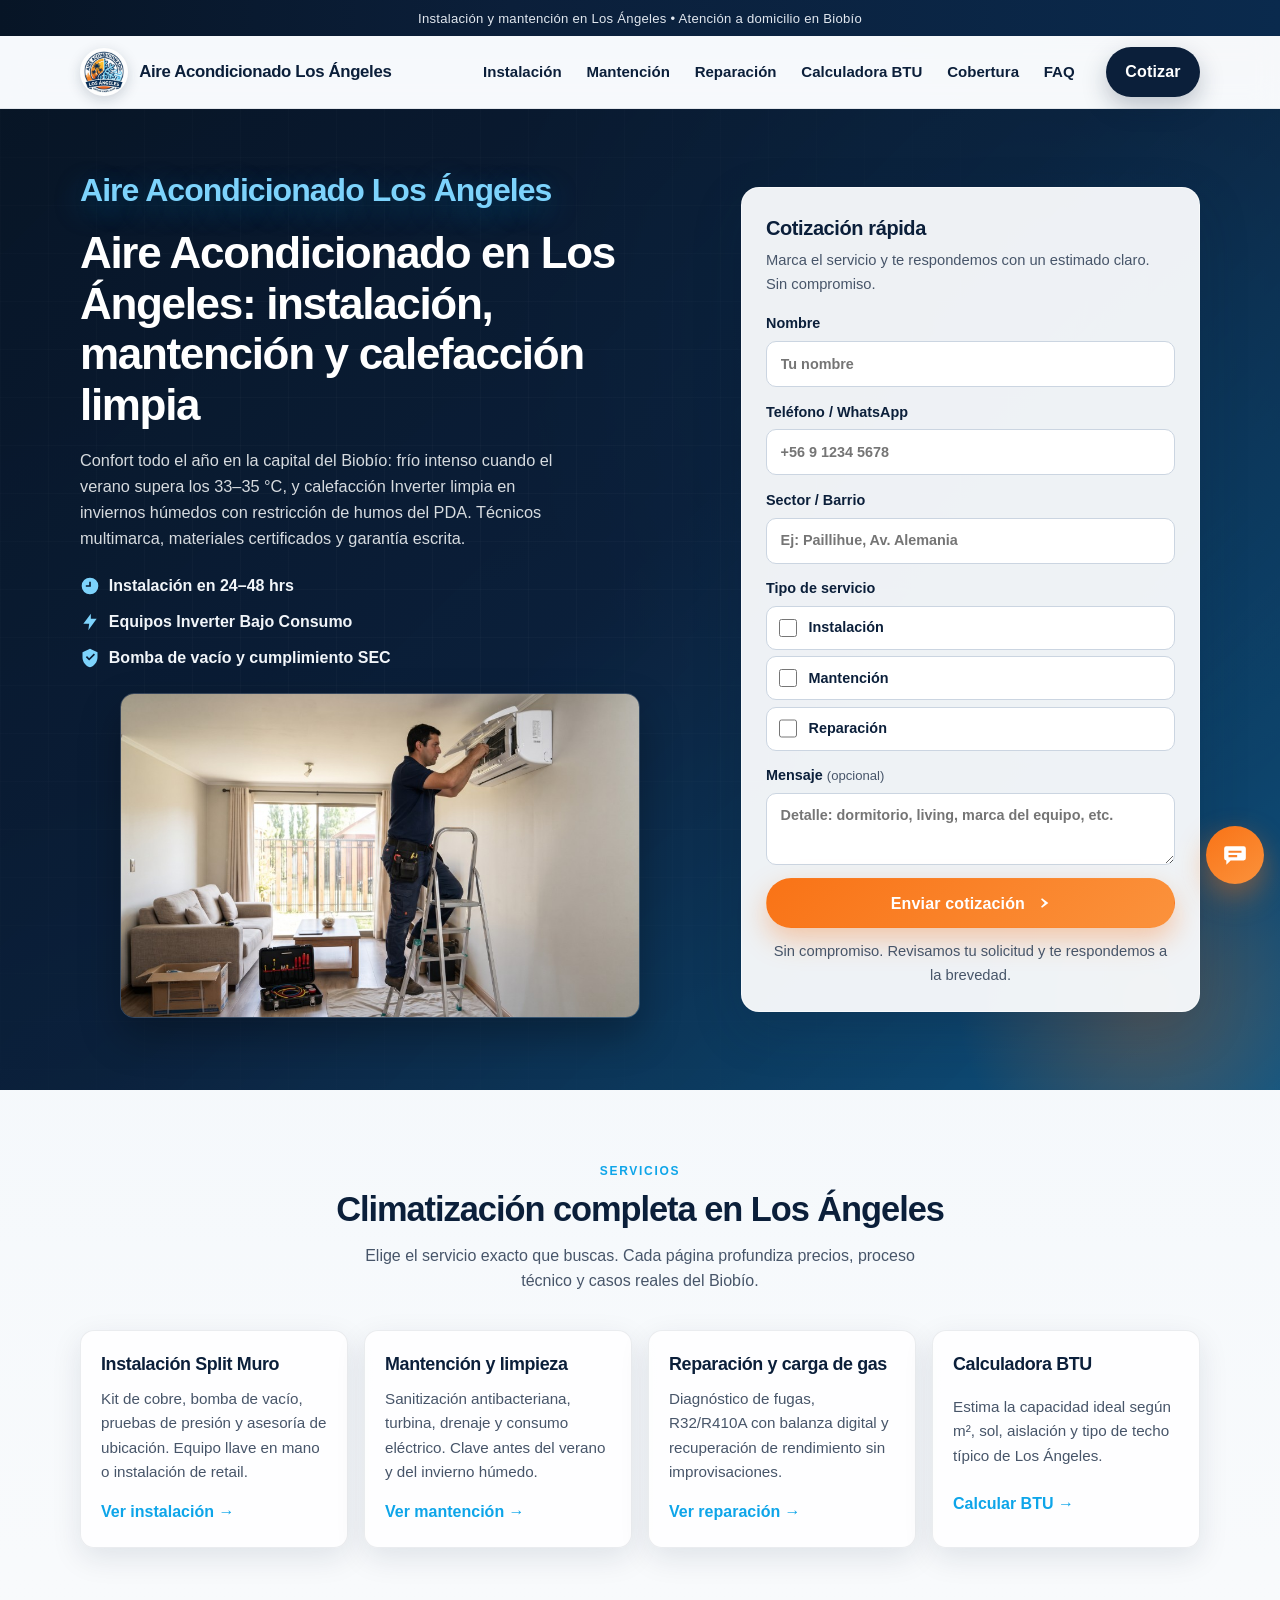
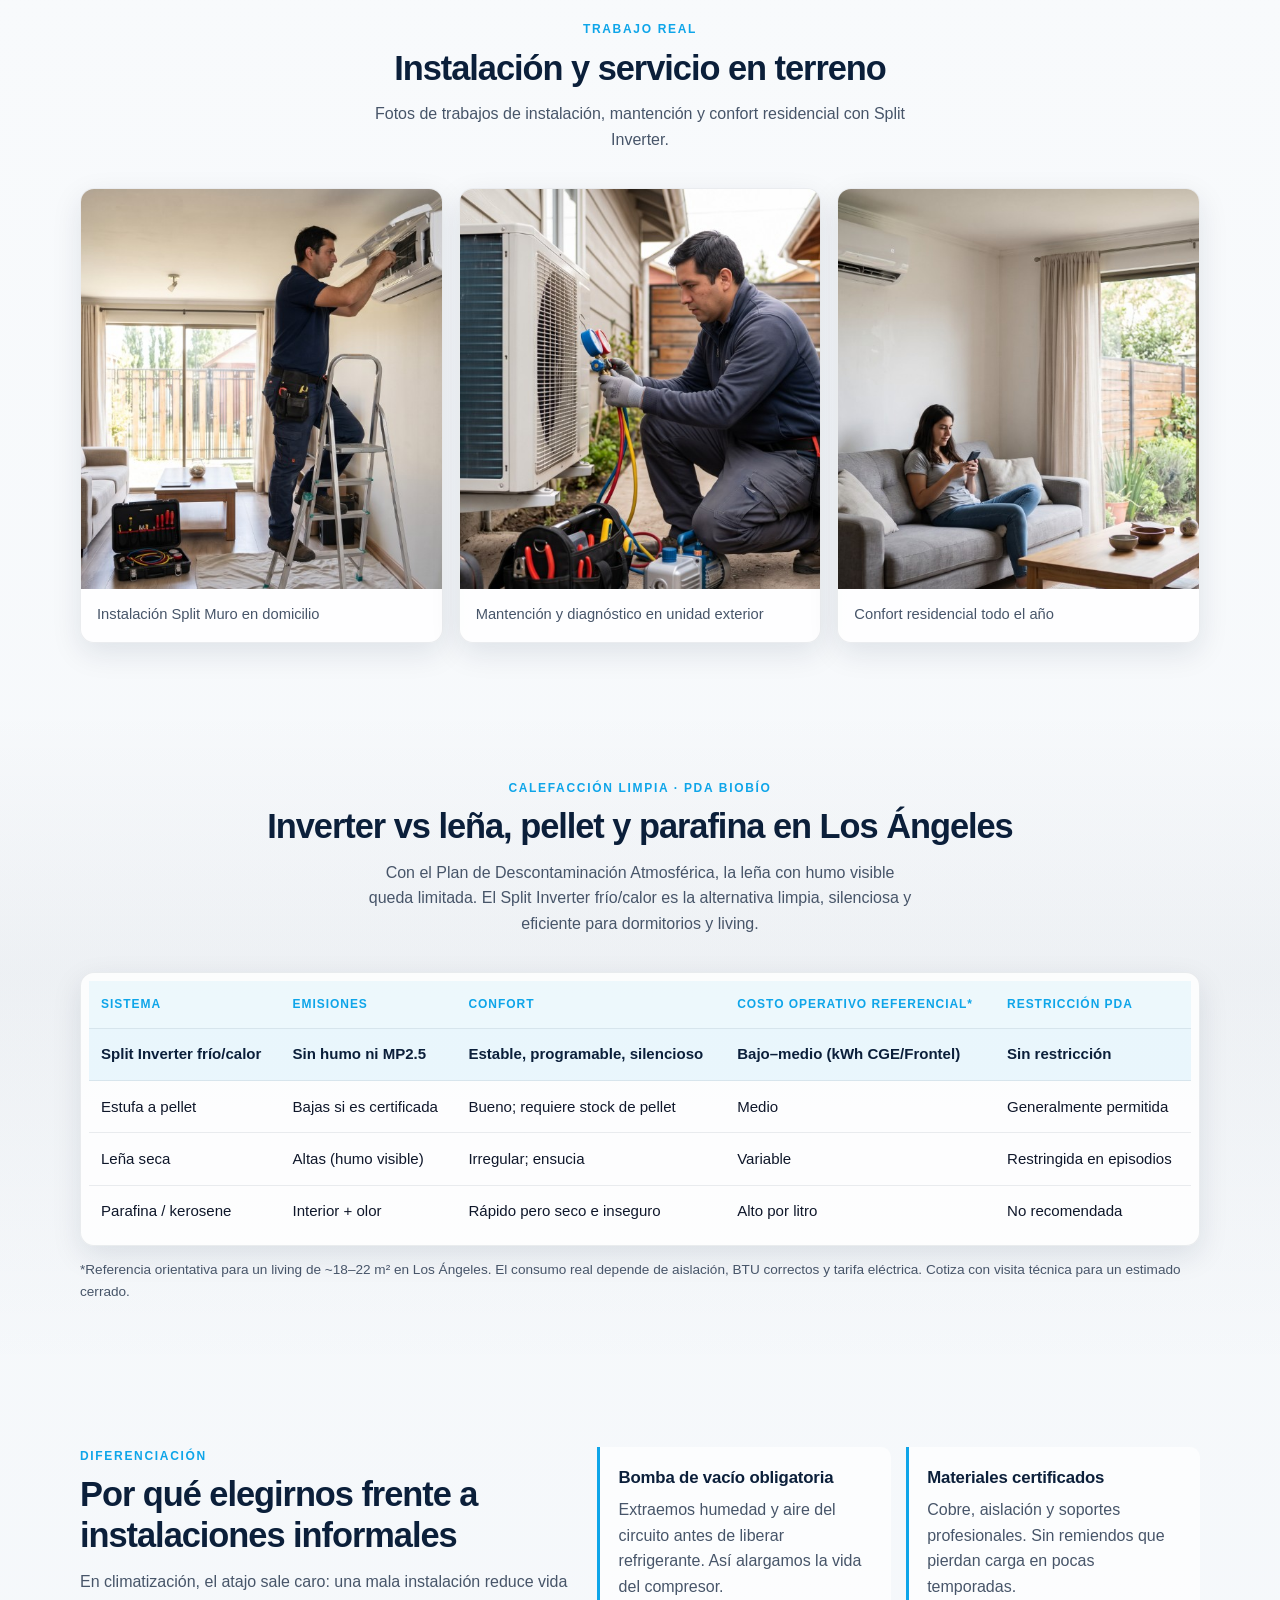
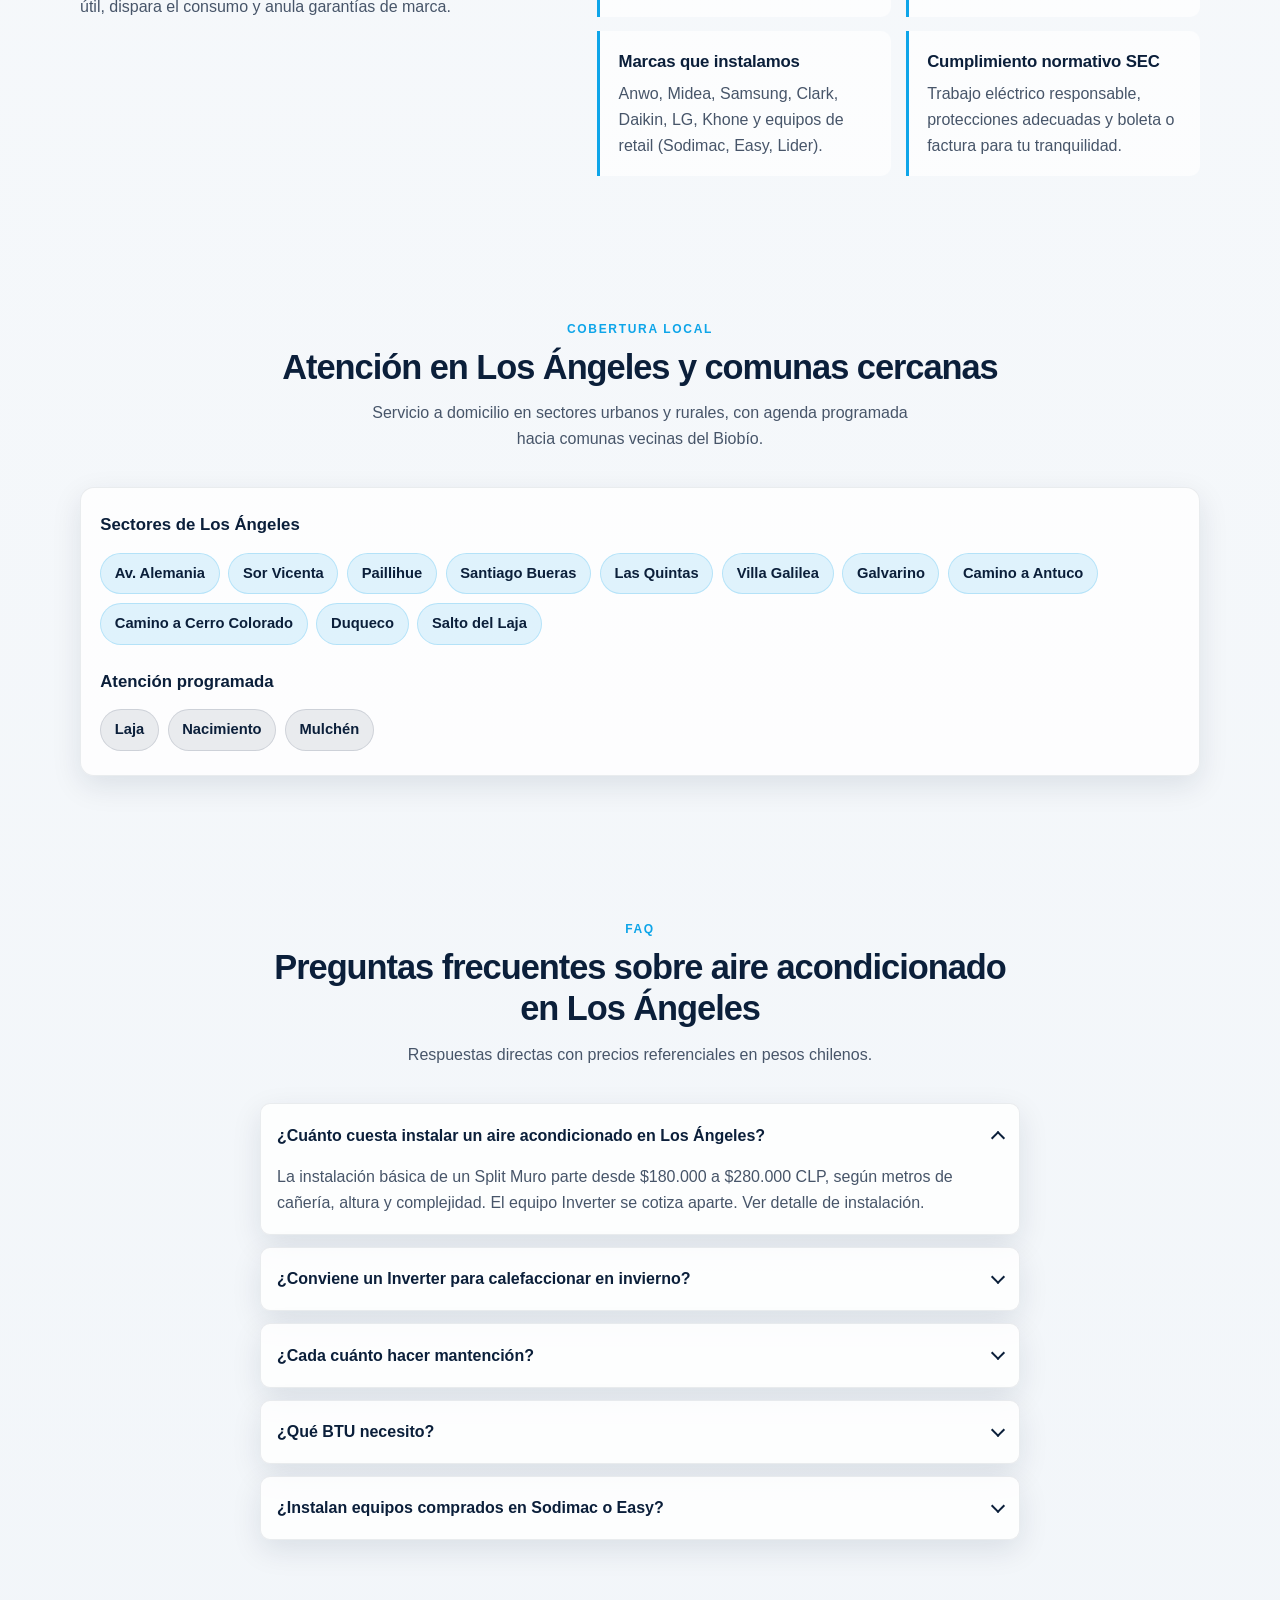
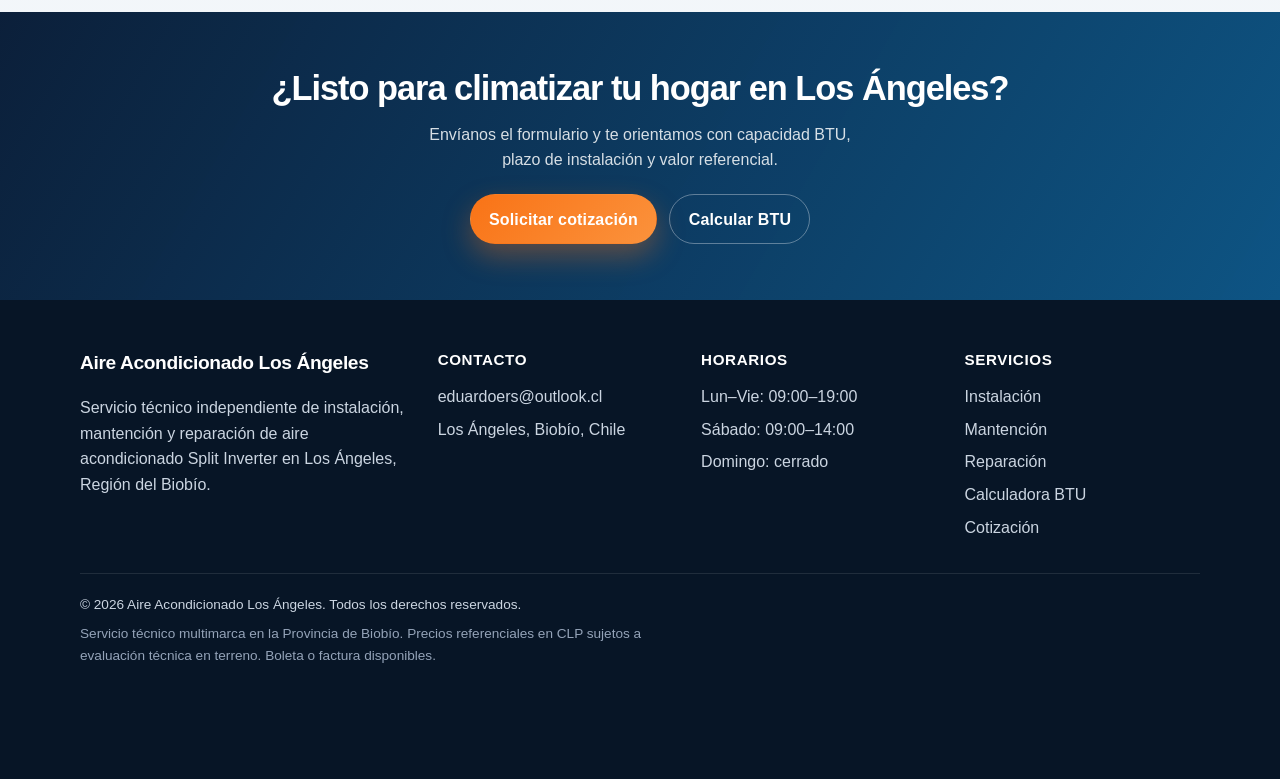
<file: index.html>
﻿<!DOCTYPE html>
<html lang="es-CL">
<head>
  <meta charset="UTF-8">
  <meta name="viewport" content="width=device-width, initial-scale=1.0">
  <title>Aire Acondicionado en Los Ángeles | Instalación y Mantención Inverter</title>
  <meta name="description" content="Instalación, mantención y reparación de aire acondicionado Split Inverter en Los Ángeles, Biobío. Calefacción limpia frente a la leña. Cotiza sin compromiso.">
  <meta name="robots" content="index, follow, max-image-preview:large, max-snippet:-1">
  <link rel="canonical" href="https://climatizacionlosangeles.cl/">

  <meta property="og:type" content="website">
  <meta property="og:locale" content="es_CL">
  <meta property="og:url" content="https://climatizacionlosangeles.cl/">
  <meta property="og:title" content="Aire Acondicionado en Los Ángeles | Instalación y Mantención Inverter">
  <meta property="og:description" content="Instalación, mantención y reparación de aire acondicionado Split Inverter en Los Ángeles. Frío en verano, calefacción limpia en invierno.">
  <meta property="og:site_name" content="Aire Acondicionado Los Ángeles">
  <meta property="og:image" content="https://climatizacionlosangeles.cl/img/og-clima-los-angeles.jpg">
  <meta property="og:image:width" content="1200">
  <meta property="og:image:height" content="630">
  <meta name="twitter:card" content="summary_large_image">
  <meta name="twitter:title" content="Aire Acondicionado en Los Ángeles | Servicio y Reparación">
  <meta name="twitter:description" content="Instalación y mantención de Split Inverter en Los Ángeles, Biobío. Cotiza online.">
  <meta name="twitter:image" content="https://climatizacionlosangeles.cl/img/og-clima-los-angeles.jpg">

  <meta name="geo.region" content="CL-BI">
  <meta name="geo.placename" content="Los Ángeles">
  <meta name="geo.position" content="-37.4689;-72.3527">
  <meta name="ICBM" content="-37.4689, -72.3527">

  <meta name="theme-color" content="#0B1F3A">
  <link rel="icon" href="img/favicon.svg" type="image/svg+xml">
  <link rel="icon" href="img/favicon.jpg" type="image/jpeg">
  <link rel="apple-touch-icon" href="img/logo-aire-acondicionado-los-angeles.jpg">
  <link rel="preload" href="css/styles.css" as="style">
  <link rel="stylesheet" href="css/styles.css">

  <script type="application/ld+json">
  {
    "@context": "https://schema.org",
    "@graph": [
      {
        "@type": "WebSite",
        "@id": "https://climatizacionlosangeles.cl/#website",
        "url": "https://climatizacionlosangeles.cl/",
        "name": "Aire Acondicionado Los Ángeles",
        "description": "Instalación, mantención y reparación de aire acondicionado Split Inverter en Los Ángeles, Región del Biobío.",
        "inLanguage": "es-CL",
        "publisher": { "@id": "https://climatizacionlosangeles.cl/#business" }
      },
      {
        "@type": "HVACBusiness",
        "@id": "https://climatizacionlosangeles.cl/#business",
        "name": "Aire Acondicionado Los Ángeles",
        "url": "https://climatizacionlosangeles.cl/",
        "email": "eduardoers@outlook.cl",
        "priceRange": "$$",
        "image": [
          "https://climatizacionlosangeles.cl/img/logo-aire-acondicionado-los-angeles.jpg",
          "https://climatizacionlosangeles.cl/img/tecnico-instalacion-split-interior.jpg",
          "https://climatizacionlosangeles.cl/img/tecnico-mantencion-unidad-exterior.jpg",
          "https://climatizacionlosangeles.cl/img/confort-hogar-split-los-angeles.jpg"
        ],
        "logo": "https://climatizacionlosangeles.cl/img/logo-aire-acondicionado-los-angeles.jpg",
        "description": "Servicio técnico independiente de instalación, mantención y reparación de aire acondicionado Split Inverter en Los Ángeles, Región del Biobío. Solución frío/calor limpia frente a la leña bajo el PDA local.",
        "address": {
          "@type": "PostalAddress",
          "addressLocality": "Los Ángeles",
          "addressRegion": "Biobío",
          "addressCountry": "CL"
        },
        "geo": {
          "@type": "GeoCoordinates",
          "latitude": -37.4689,
          "longitude": -72.3527
        },
        "areaServed": [
          { "@type": "City", "name": "Los Ángeles" },
          { "@type": "City", "name": "Laja" },
          { "@type": "City", "name": "Nacimiento" },
          { "@type": "City", "name": "Mulchén" },
          { "@type": "AdministrativeArea", "name": "Provincia de Biobío" }
        ],
        "knowsAbout": [
          "Aire acondicionado Split Inverter",
          "Instalación de aire acondicionado",
          "Mantención preventiva",
          "Carga de gas R32 y R410A",
          "Calefacción limpia PDA Los Ángeles",
          "Anwo", "Midea", "Samsung", "Clark", "Daikin", "LG"
        ],
        "openingHoursSpecification": [
          {
            "@type": "OpeningHoursSpecification",
            "dayOfWeek": ["Monday", "Tuesday", "Wednesday", "Thursday", "Friday"],
            "opens": "09:00",
            "closes": "19:00"
          },
          {
            "@type": "OpeningHoursSpecification",
            "dayOfWeek": "Saturday",
            "opens": "09:00",
            "closes": "14:00"
          }
        ],
        "hasOfferCatalog": {
          "@type": "OfferCatalog",
          "name": "Servicios de climatización en Los Ángeles",
          "itemListElement": [
            {
              "@type": "Offer",
              "itemOffered": {
                "@type": "Service",
                "name": "Instalación de Aire Acondicionado Split Muro",
                "url": "https://climatizacionlosangeles.cl/instalacion-aire-acondicionado-los-angeles/"
              },
              "priceCurrency": "CLP",
              "priceSpecification": {
                "@type": "PriceSpecification",
                "minPrice": 180000,
                "maxPrice": 280000,
                "priceCurrency": "CLP"
              }
            },
            {
              "@type": "Offer",
              "itemOffered": {
                "@type": "Service",
                "name": "Mantención Preventiva y Limpieza Profunda",
                "url": "https://climatizacionlosangeles.cl/mantencion-aire-acondicionado-los-angeles/"
              },
              "priceCurrency": "CLP",
              "priceSpecification": {
                "@type": "PriceSpecification",
                "minPrice": 45000,
                "maxPrice": 70000,
                "priceCurrency": "CLP"
              }
            },
            {
              "@type": "Offer",
              "itemOffered": {
                "@type": "Service",
                "name": "Reparación y Carga de Gas Refrigerante",
                "url": "https://climatizacionlosangeles.cl/reparacion-aire-acondicionado-los-angeles/"
              },
              "priceCurrency": "CLP"
            }
          ]
        }
      },
      {
        "@type": "FAQPage",
        "@id": "https://climatizacionlosangeles.cl/#faq",
        "mainEntity": [
          {
            "@type": "Question",
            "name": "¿Cuánto cuesta instalar un aire acondicionado en Los Ángeles?",
            "acceptedAnswer": {
              "@type": "Answer",
              "text": "La instalación básica de un Split Muro en Los Ángeles parte desde $180.000 a $280.000 CLP, según metros de cañería, altura de montaje y complejidad del tendido. El valor del equipo Inverter se cotiza aparte según marca y capacidad en BTU."
            }
          },
          {
            "@type": "Question",
            "name": "¿Conviene un aire acondicionado Inverter para calefaccionar en invierno en Los Ángeles?",
            "acceptedAnswer": {
              "@type": "Answer",
              "text": "Sí. En Los Ángeles los inviernos son húmedos y fríos, y con restricción de humos visibles del PDA la leña queda limitada. Un Split Inverter frío/calor entrega calefacción limpia, eficiente y de bajo consumo eléctrico, sin emitir material particulado."
            }
          },
          {
            "@type": "Question",
            "name": "¿Cada cuánto tiempo se debe hacer mantención al aire acondicionado?",
            "acceptedAnswer": {
              "@type": "Answer",
              "text": "Se recomienda mantención preventiva 1 o 2 veces al año: antes del verano y antes del invierno. La limpieza profunda en Los Ángeles tiene valor referencial desde $45.000 a $70.000 CLP por equipo."
            }
          },
          {
            "@type": "Question",
            "name": "¿Qué capacidad en BTU necesito para mi dormitorio o living?",
            "acceptedAnswer": {
              "@type": "Answer",
              "text": "Como referencia: dormitorio de 9 a 12 m² suele requerir 9.000 BTU; living de 16 a 22 m² alrededor de 12.000 a 18.000 BTU. Usa la calculadora de BTU para una estimación ajustada a Los Ángeles."
            }
          }
        ]
      },
      {
        "@type": "BreadcrumbList",
        "@id": "https://climatizacionlosangeles.cl/#breadcrumb",
        "itemListElement": [
          {
            "@type": "ListItem",
            "position": 1,
            "name": "Inicio",
            "item": "https://climatizacionlosangeles.cl/"
          }
        ]
      }
    ]
  }
  </script>
</head>
<body>
  <a class="skip-link" href="#contenido">Saltar al contenido</a>

  <div class="topbar" role="region" aria-label="Aviso de atención">
    <p>Instalación y mantención en Los Ángeles • Atención a domicilio en Biobío</p>
  </div>

  <header class="site-header" id="inicio">
    <div class="nav-wrap">
      <a class="brand" href="/" aria-label="Aire Acondicionado Los Ángeles - Inicio">
        <img class="brand-mark" src="img/logo-aire-acondicionado-los-angeles.jpg" width="48" height="48" alt="Logo Aire Acondicionado Los Ángeles - Servicio y Reparación" decoding="async">
        <span class="brand-text" data-brand-name>Aire Acondicionado Los Ángeles</span>
      </a>

      <button class="nav-toggle" type="button" aria-expanded="false" aria-controls="nav-menu" aria-label="Abrir menú">
        <span></span><span></span><span></span>
      </button>

      <nav class="nav" id="nav-menu" aria-label="Navegación principal">
        <ul class="nav-list">
          <li><a href="/instalacion-aire-acondicionado-los-angeles/">Instalación</a></li>
          <li><a href="/mantencion-aire-acondicionado-los-angeles/">Mantención</a></li>
          <li><a href="/reparacion-aire-acondicionado-los-angeles/">Reparación</a></li>
          <li><a href="/calculadora-btu-aire-acondicionado/">Calculadora BTU</a></li>
          <li><a href="#cobertura">Cobertura</a></li>
          <li><a href="#faq">FAQ</a></li>
        </ul>
        <div class="nav-cta">
          <a class="btn btn-ghost btn-call" data-phone-only data-phone-link href="#contacto">
            <svg viewBox="0 0 24 24" width="18" height="18" aria-hidden="true"><path fill="currentColor" d="M6.6 10.8c1.4 2.8 3.8 5.1 6.6 6.6l2.2-2.2c.3-.3.7-.4 1-.2 1.1.4 2.3.6 3.5.6.6 0 1 .4 1 1V20c0 .6-.4 1-1 1C10.6 21 3 13.4 3 4c0-.6.4-1 1-1h3.5c.6 0 1 .4 1 1 0 1.2.2 2.4.6 3.5.1.3 0 .7-.2 1L6.6 10.8z"/></svg>
            Llamar
          </a>
          <a class="btn btn-primary" href="#contacto" data-scroll-contact="nav">Cotizar</a>
        </div>
      </nav>
    </div>
  </header>

  <main id="contenido">
    <section class="hero" aria-labelledby="hero-title">
      <div class="hero-bg" aria-hidden="true">
        <div class="hero-grid"></div>
        <div class="hero-glow"></div>
      </div>

      <div class="hero-inner">
        <div class="hero-copy">
          <p class="brand-kicker" data-brand-name>Aire Acondicionado Los Ángeles</p>
          <h1 id="hero-title">Aire Acondicionado en Los Ángeles: instalación, mantención y calefacción limpia</h1>
          <p class="hero-lead">
            Confort todo el año en la capital del Biobío: frío intenso cuando el verano supera los 33–35 °C, y calefacción Inverter limpia en inviernos húmedos con restricción de humos del PDA. Técnicos multimarca, materiales certificados y garantía escrita.
          </p>

          <ul class="trust-list">
            <li>
              <svg viewBox="0 0 24 24" width="20" height="20" aria-hidden="true"><path fill="currentColor" d="M12 2a10 10 0 1 0 0 20 10 10 0 0 0 0-20zm1 11H7v-2h4V7h2v6z"/></svg>
              Instalación en 24–48 hrs
            </li>
            <li>
              <svg viewBox="0 0 24 24" width="20" height="20" aria-hidden="true"><path fill="currentColor" d="M13 2L4 14h7l-1 8 10-14h-7l0-6z"/></svg>
              Equipos Inverter Bajo Consumo
            </li>
            <li>
              <svg viewBox="0 0 24 24" width="20" height="20" aria-hidden="true"><path fill="currentColor" d="M12 1 3 5v6c0 5.5 3.8 10.7 9 12 5.2-1.3 9-6.5 9-12V5l-9-4zm-1 14-4-4 1.4-1.4L11 12.2l5.6-5.6L18 8l-7 7z"/></svg>
              Bomba de vacío y cumplimiento SEC
            </li>
          </ul>

          <figure class="hero-photo">
            <img
              src="img/tecnico-instalacion-split-interior.jpg"
              width="800"
              height="500"
              alt="Técnico instalando aire acondicionado Split Muro en domicilio de Los Ángeles"
              fetchpriority="high"
              decoding="async">
          </figure>
        </div>

        <div class="hero-form-wrap" id="contacto">
          <form class="quote-form" id="quote-form" data-origin="home_hero" novalidate>
            <h2 class="form-title">Cotización rápida</h2>
            <p class="form-sub">Marca el servicio y te respondemos con un estimado claro. Sin compromiso.</p>

            <label>
              <span>Nombre</span>
              <input type="text" name="nombre" autocomplete="name" required placeholder="Tu nombre">
            </label>

            <label>
              <span>Teléfono / WhatsApp</span>
              <input type="tel" name="telefono" autocomplete="tel" required placeholder="+56 9 1234 5678" inputmode="tel">
            </label>

            <label>
              <span>Sector / Barrio</span>
              <input type="text" name="sector" required placeholder="Ej: Paillihue, Av. Alemania">
            </label>

            <fieldset class="service-checks">
              <legend>Tipo de servicio</legend>
              <label class="service-check">
                <input type="checkbox" name="servicio" value="Instalación">
                <span>Instalación</span>
              </label>
              <label class="service-check">
                <input type="checkbox" name="servicio" value="Mantención">
                <span>Mantención</span>
              </label>
              <label class="service-check">
                <input type="checkbox" name="servicio" value="Reparación">
                <span>Reparación</span>
              </label>
            </fieldset>

            <label>
              <span>Mensaje <em class="optional">(opcional)</em></span>
              <textarea name="mensaje" rows="2" placeholder="Detalle: dormitorio, living, marca del equipo, etc."></textarea>
            </label>

            <button class="btn btn-accent btn-block" type="submit">
              Enviar cotización
              <svg viewBox="0 0 24 24" width="18" height="18" aria-hidden="true"><path fill="currentColor" d="M5 12h12l-5-5 1.4-1.4L21.8 12l-8.4 6.4L12 17l5-5H5z"/></svg>
            </button>
            <p class="form-status" data-form-status hidden></p>
            <p class="form-note">Sin compromiso. Revisamos tu solicitud y te respondemos a la brevedad.</p>
          </form>
        </div>
      </div>
    </section>

    <section class="section" id="servicios" aria-labelledby="servicios-title">
      <div class="container">
        <header class="section-head">
          <p class="eyebrow">Servicios</p>
          <h2 id="servicios-title">Climatización completa en Los Ángeles</h2>
          <p class="section-lead">Elige el servicio exacto que buscas. Cada página profundiza precios, proceso técnico y casos reales del Biobío.</p>
        </header>

        <div class="spoke-grid cols-4">
          <a class="spoke-card" href="/instalacion-aire-acondicionado-los-angeles/">
            <h3>Instalación Split Muro</h3>
            <p>Kit de cobre, bomba de vacío, pruebas de presión y asesoría de ubicación. Equipo llave en mano o instalación de retail.</p>
            <span class="spoke-link">Ver instalación →</span>
          </a>
          <a class="spoke-card" href="/mantencion-aire-acondicionado-los-angeles/">
            <h3>Mantención y limpieza</h3>
            <p>Sanitización antibacteriana, turbina, drenaje y consumo eléctrico. Clave antes del verano y del invierno húmedo.</p>
            <span class="spoke-link">Ver mantención →</span>
          </a>
          <a class="spoke-card" href="/reparacion-aire-acondicionado-los-angeles/">
            <h3>Reparación y carga de gas</h3>
            <p>Diagnóstico de fugas, R32/R410A con balanza digital y recuperación de rendimiento sin improvisaciones.</p>
            <span class="spoke-link">Ver reparación →</span>
          </a>
          <a class="spoke-card" href="/calculadora-btu-aire-acondicionado/">
            <h3>Calculadora BTU</h3>
            <p>Estima la capacidad ideal según m², sol, aislación y tipo de techo típico de Los Ángeles.</p>
            <span class="spoke-link">Calcular BTU →</span>
          </a>
        </div>
      </div>
    </section>

    <section class="media-band" aria-labelledby="trabajo-title">
      <div class="container">
        <header class="section-head">
          <p class="eyebrow">Trabajo real</p>
          <h2 id="trabajo-title">Instalación y servicio en terreno</h2>
          <p class="section-lead">Fotos de trabajos de instalación, mantención y confort residencial con Split Inverter.</p>
        </header>
        <div class="media-grid">
          <figure class="media-card">
            <img src="img/tecnico-instalacion-split-interior.jpg" width="640" height="400" alt="Instalación de aire acondicionado Split interior en living de Los Ángeles" loading="lazy" decoding="async">
            <figcaption>Instalación Split Muro en domicilio</figcaption>
          </figure>
          <figure class="media-card">
            <img src="img/tecnico-mantencion-unidad-exterior.jpg" width="640" height="400" alt="Técnico midiendo presión en unidad exterior de aire acondicionado en Los Ángeles" loading="lazy" decoding="async">
            <figcaption>Mantención y diagnóstico en unidad exterior</figcaption>
          </figure>
          <figure class="media-card">
            <img src="img/confort-hogar-split-los-angeles.jpg" width="640" height="400" alt="Hogar con aire acondicionado Split instalado y confort térmico en Los Ángeles" loading="lazy" decoding="async">
            <figcaption>Confort residencial todo el año</figcaption>
          </figure>
        </div>
      </div>
    </section>

    <section class="section why-section" id="pda" aria-labelledby="pda-title">
      <div class="container">
        <header class="section-head">
          <p class="eyebrow">Calefacción limpia · PDA Biobío</p>
          <h2 id="pda-title">Inverter vs leña, pellet y parafina en Los Ángeles</h2>
          <p class="section-lead">Con el Plan de Descontaminación Atmosférica, la leña con humo visible queda limitada. El Split Inverter frío/calor es la alternativa limpia, silenciosa y eficiente para dormitorios y living.</p>
        </header>

        <div class="compare-wrap">
          <table class="compare-table">
            <thead>
              <tr>
                <th scope="col">Sistema</th>
                <th scope="col">Emisiones</th>
                <th scope="col">Confort</th>
                <th scope="col">Costo operativo referencial*</th>
                <th scope="col">Restricción PDA</th>
              </tr>
            </thead>
            <tbody>
              <tr class="highlight">
                <td>Split Inverter frío/calor</td>
                <td>Sin humo ni MP2.5</td>
                <td>Estable, programable, silencioso</td>
                <td>Bajo–medio (kWh CGE/Frontel)</td>
                <td>Sin restricción</td>
              </tr>
              <tr>
                <td>Estufa a pellet</td>
                <td>Bajas si es certificada</td>
                <td>Bueno; requiere stock de pellet</td>
                <td>Medio</td>
                <td>Generalmente permitida</td>
              </tr>
              <tr>
                <td>Leña seca</td>
                <td>Altas (humo visible)</td>
                <td>Irregular; ensucia</td>
                <td>Variable</td>
                <td>Restringida en episodios</td>
              </tr>
              <tr>
                <td>Parafina / kerosene</td>
                <td>Interior + olor</td>
                <td>Rápido pero seco e inseguro</td>
                <td>Alto por litro</td>
                <td>No recomendada</td>
              </tr>
            </tbody>
          </table>
        </div>
        <p class="compare-note">*Referencia orientativa para un living de ~18–22 m² en Los Ángeles. El consumo real depende de aislación, BTU correctos y tarifa eléctrica. Cotiza con visita técnica para un estimado cerrado.</p>
      </div>
    </section>

    <section class="section services-section" aria-labelledby="por-que-title">
      <div class="container why-layout">
        <header class="section-head left">
          <p class="eyebrow">Diferenciación</p>
          <h2 id="por-que-title">Por qué elegirnos frente a instalaciones informales</h2>
          <p class="section-lead">En climatización, el atajo sale caro: una mala instalación reduce vida útil, dispara el consumo y anula garantías de marca.</p>
        </header>

        <ul class="why-list">
          <li>
            <h3>Bomba de vacío obligatoria</h3>
            <p>Extraemos humedad y aire del circuito antes de liberar refrigerante. Así alargamos la vida del compresor.</p>
          </li>
          <li>
            <h3>Materiales certificados</h3>
            <p>Cobre, aislación y soportes profesionales. Sin remiendos que pierdan carga en pocas temporadas.</p>
          </li>
          <li>
            <h3>Marcas que instalamos</h3>
            <p>Anwo, Midea, Samsung, Clark, Daikin, LG, Khone y equipos de retail (Sodimac, Easy, Lider).</p>
          </li>
          <li>
            <h3>Cumplimiento normativo SEC</h3>
            <p>Trabajo eléctrico responsable, protecciones adecuadas y boleta o factura para tu tranquilidad.</p>
          </li>
        </ul>
      </div>
    </section>

    <section class="section coverage-section" id="cobertura" aria-labelledby="cobertura-title">
      <div class="container">
        <header class="section-head">
          <p class="eyebrow">Cobertura local</p>
          <h2 id="cobertura-title">Atención en Los Ángeles y comunas cercanas</h2>
          <p class="section-lead">Servicio a domicilio en sectores urbanos y rurales, con agenda programada hacia comunas vecinas del Biobío.</p>
        </header>

        <div class="coverage-panel">
          <h3>Sectores de Los Ángeles</h3>
          <ul class="coverage-tags">
            <li>Av. Alemania</li>
            <li>Sor Vicenta</li>
            <li>Paillihue</li>
            <li>Santiago Bueras</li>
            <li>Las Quintas</li>
            <li>Villa Galilea</li>
            <li>Galvarino</li>
            <li>Camino a Antuco</li>
            <li>Camino a Cerro Colorado</li>
            <li>Duqueco</li>
            <li>Salto del Laja</li>
          </ul>

          <h3>Atención programada</h3>
          <ul class="coverage-tags secondary">
            <li>Laja</li>
            <li>Nacimiento</li>
            <li>Mulchén</li>
          </ul>
        </div>
      </div>
    </section>

    <section class="section faq-section" id="faq" aria-labelledby="faq-title">
      <div class="container narrow">
        <header class="section-head">
          <p class="eyebrow">FAQ</p>
          <h2 id="faq-title">Preguntas frecuentes sobre aire acondicionado en Los Ángeles</h2>
          <p class="section-lead">Respuestas directas con precios referenciales en pesos chilenos.</p>
        </header>

        <div class="faq-list">
          <details class="faq-item" open>
            <summary>¿Cuánto cuesta instalar un aire acondicionado en Los Ángeles?</summary>
            <p>La instalación básica de un Split Muro parte desde $180.000 a $280.000 CLP, según metros de cañería, altura y complejidad. El equipo Inverter se cotiza aparte. <a href="/instalacion-aire-acondicionado-los-angeles/">Ver detalle de instalación</a>.</p>
          </details>

          <details class="faq-item">
            <summary>¿Conviene un Inverter para calefaccionar en invierno?</summary>
            <p>Sí. Con restricción de humos del PDA, el Split Inverter frío/calor entrega calor limpio sin material particulado, ideal para dormitorios y living en Los Ángeles.</p>
          </details>

          <details class="faq-item">
            <summary>¿Cada cuánto hacer mantención?</summary>
            <p>1 o 2 veces al año. Limpieza profunda referencial desde $45.000 a $70.000 CLP por equipo. <a href="/mantencion-aire-acondicionado-los-angeles/">Ver mantención</a>.</p>
          </details>

          <details class="faq-item">
            <summary>¿Qué BTU necesito?</summary>
            <p>Dormitorio 9–12 m² ≈ 9.000 BTU; living 16–22 m² ≈ 12.000–18.000 BTU. <a href="/calculadora-btu-aire-acondicionado/">Usa la calculadora</a> para ajustar sol y aislación.</p>
          </details>

          <details class="faq-item">
            <summary>¿Instalan equipos comprados en Sodimac o Easy?</summary>
            <p>Sí, siempre que cumplan condiciones técnicas y de garantía. También cotizamos equipos llave en mano Anwo, Midea, Samsung, Clark y Daikin.</p>
          </details>
        </div>
      </div>
    </section>

    <section class="cta-band" aria-labelledby="cta-title">
      <div class="container cta-inner">
        <h2 id="cta-title">¿Listo para climatizar tu hogar en Los Ángeles?</h2>
        <p>Envíanos el formulario y te orientamos con capacidad BTU, plazo de instalación y valor referencial.</p>
        <div class="cta-actions">
          <a class="btn btn-accent" href="#contacto" data-scroll-contact="cta_band">Solicitar cotización</a>
          <a class="btn btn-ghost-light" data-phone-only data-phone-link href="#contacto">Llamar ahora</a>
          <a class="btn btn-ghost-light" href="/calculadora-btu-aire-acondicionado/">Calcular BTU</a>
        </div>
      </div>
    </section>
  </main>

  <footer class="site-footer">
    <div class="container footer-grid">
      <div>
        <p class="footer-brand" data-brand-name>Aire Acondicionado Los Ángeles</p>
        <p>Servicio técnico independiente de instalación, mantención y reparación de aire acondicionado Split Inverter en Los Ángeles, Región del Biobío.</p>
      </div>
      <div>
        <h2 class="footer-heading">Contacto</h2>
        <ul class="footer-list">
          <li data-phone-only><a data-phone-link href="#contacto"><span data-phone-text></span></a></li>
          <li><a data-email-link href="mailto:eduardoers@outlook.cl"><span data-email-text>eduardoers@outlook.cl</span></a></li>
          <li>Los Ángeles, Biobío, Chile</li>
        </ul>
      </div>
      <div>
        <h2 class="footer-heading">Horarios</h2>
        <ul class="footer-list">
          <li>Lun–Vie: 09:00–19:00</li>
          <li>Sábado: 09:00–14:00</li>
          <li>Domingo: cerrado</li>
        </ul>
      </div>
      <div>
        <h2 class="footer-heading">Servicios</h2>
        <ul class="footer-list">
          <li><a href="/instalacion-aire-acondicionado-los-angeles/">Instalación</a></li>
          <li><a href="/mantencion-aire-acondicionado-los-angeles/">Mantención</a></li>
          <li><a href="/reparacion-aire-acondicionado-los-angeles/">Reparación</a></li>
          <li><a href="/calculadora-btu-aire-acondicionado/">Calculadora BTU</a></li>
          <li><a href="#contacto">Cotización</a></li>
        </ul>
      </div>
    </div>
    <div class="footer-bottom">
      <p>&copy; <span id="year"></span> <span data-brand-name>Aire Acondicionado Los Ángeles</span>. Todos los derechos reservados.</p>
      <p class="legal">Servicio técnico multimarca en la Provincia de Biobío. Precios referenciales en CLP sujetos a evaluación técnica en terreno. Boleta o factura disponibles.</p>
    </div>
  </footer>

  <a class="contact-float" href="#contacto" data-scroll-contact="float" aria-label="Ir al formulario de cotización">
    <svg viewBox="0 0 24 24" width="26" height="26" aria-hidden="true"><path fill="currentColor" d="M4 4h16a2 2 0 0 1 2 2v9a2 2 0 0 1-2 2H8l-4 4v-4H4a2 2 0 0 1-2-2V6a2 2 0 0 1 2-2zm2 4v2h12V8H6zm0 4v2h8v-2H6z"/></svg>
  </a>

  <script src="js/main.js" defer></script>
</body>
</html>
</file>
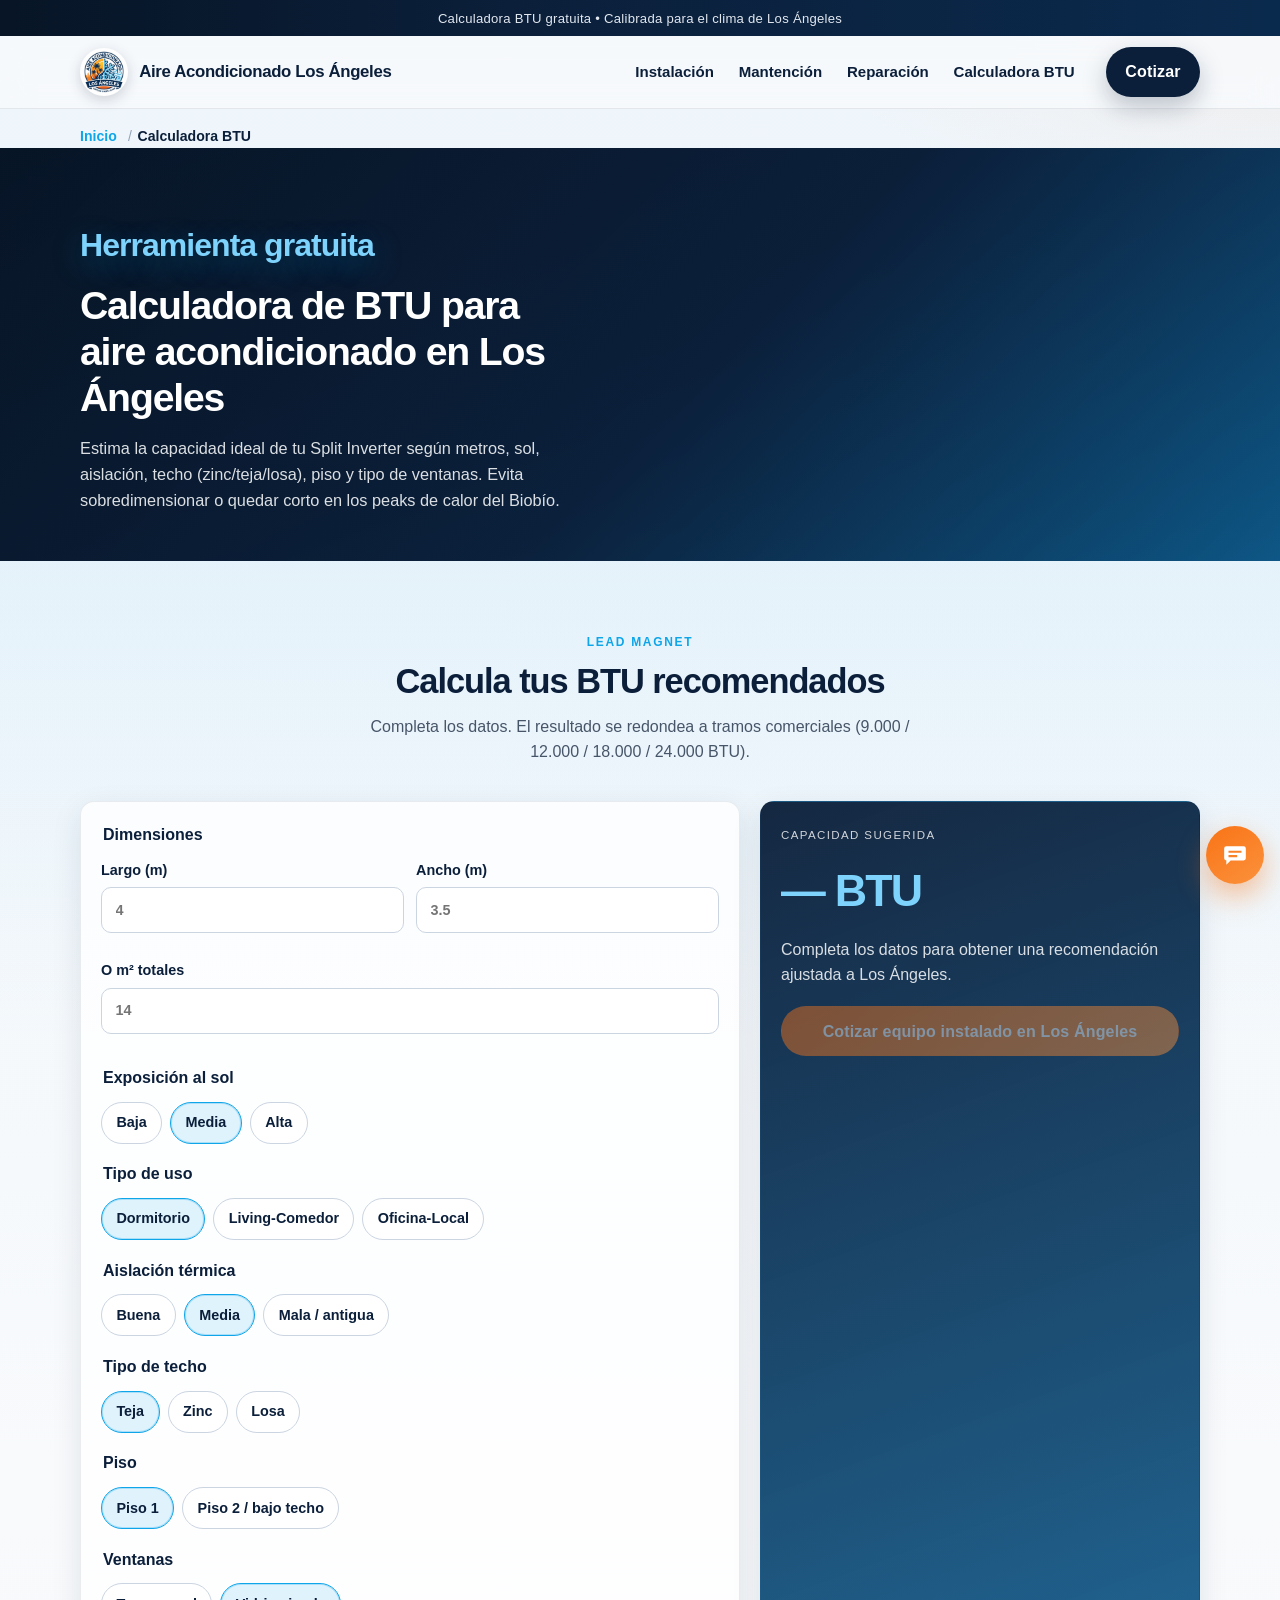
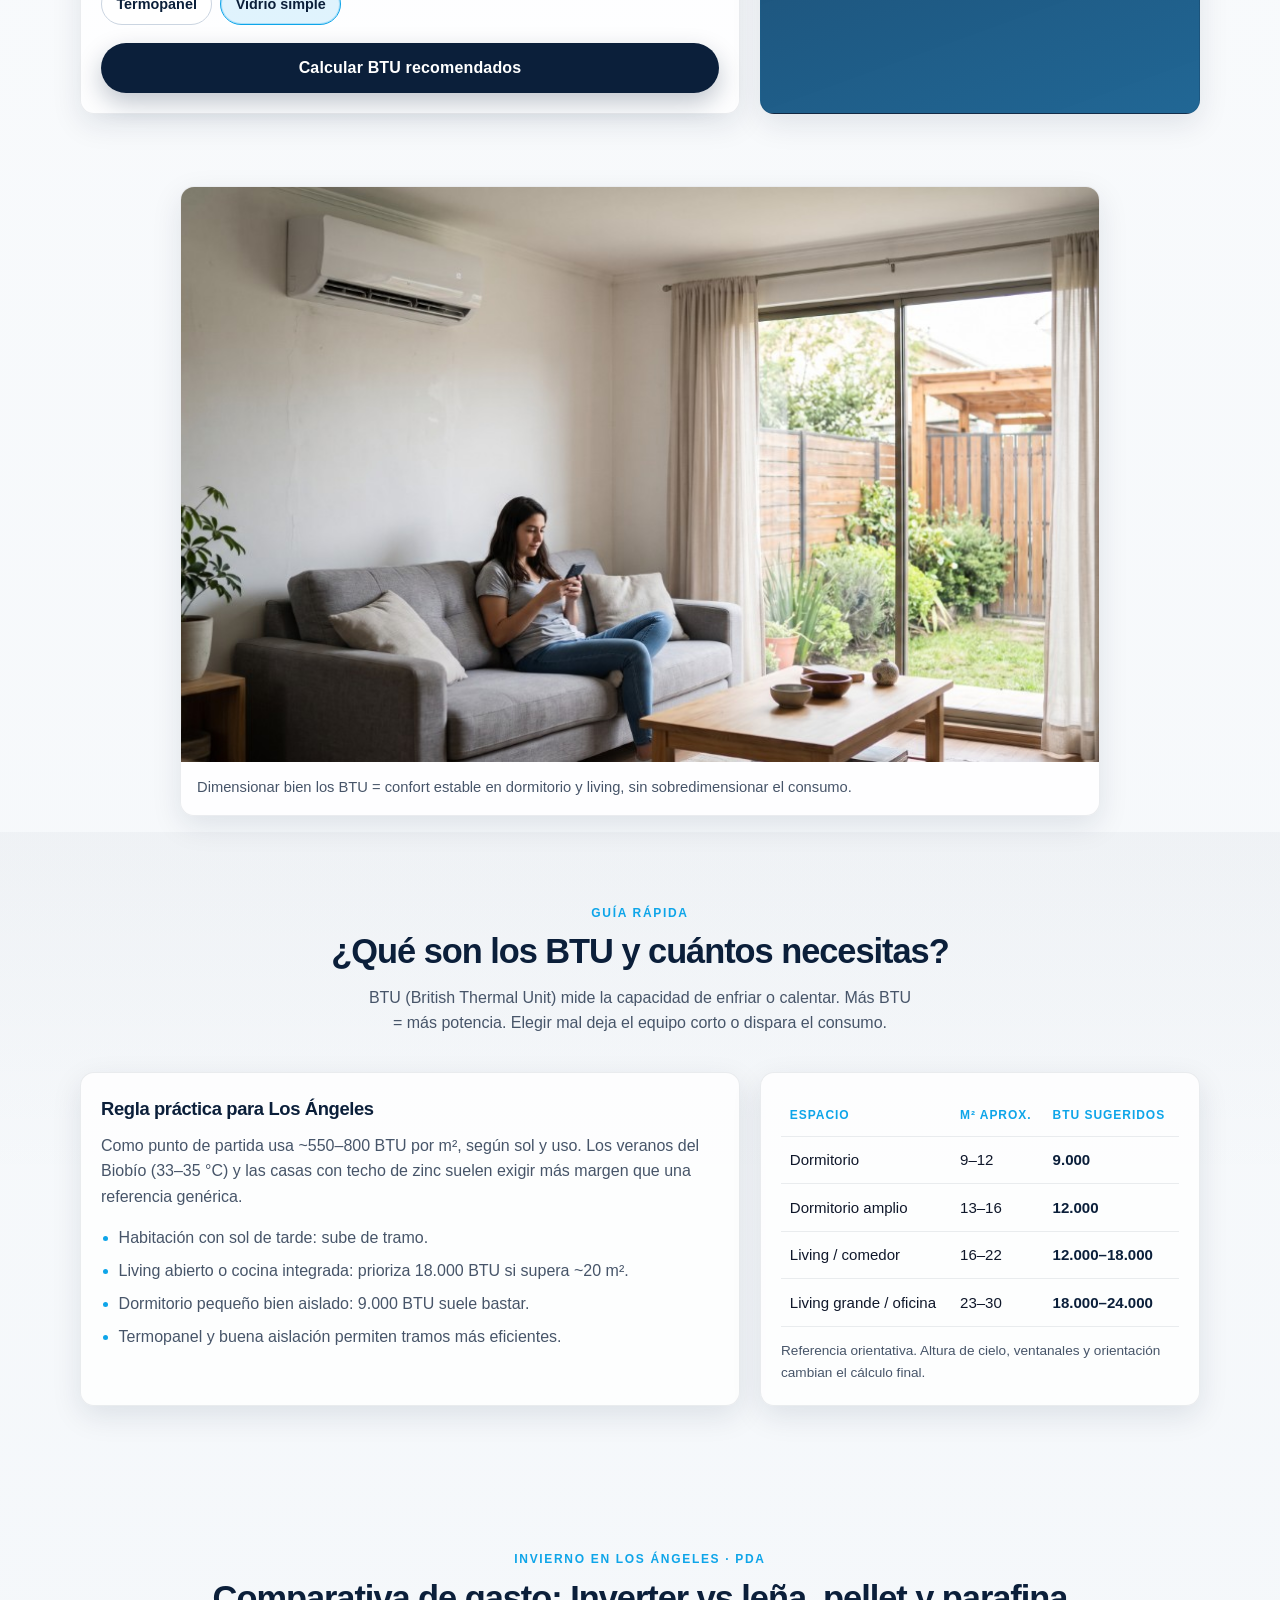
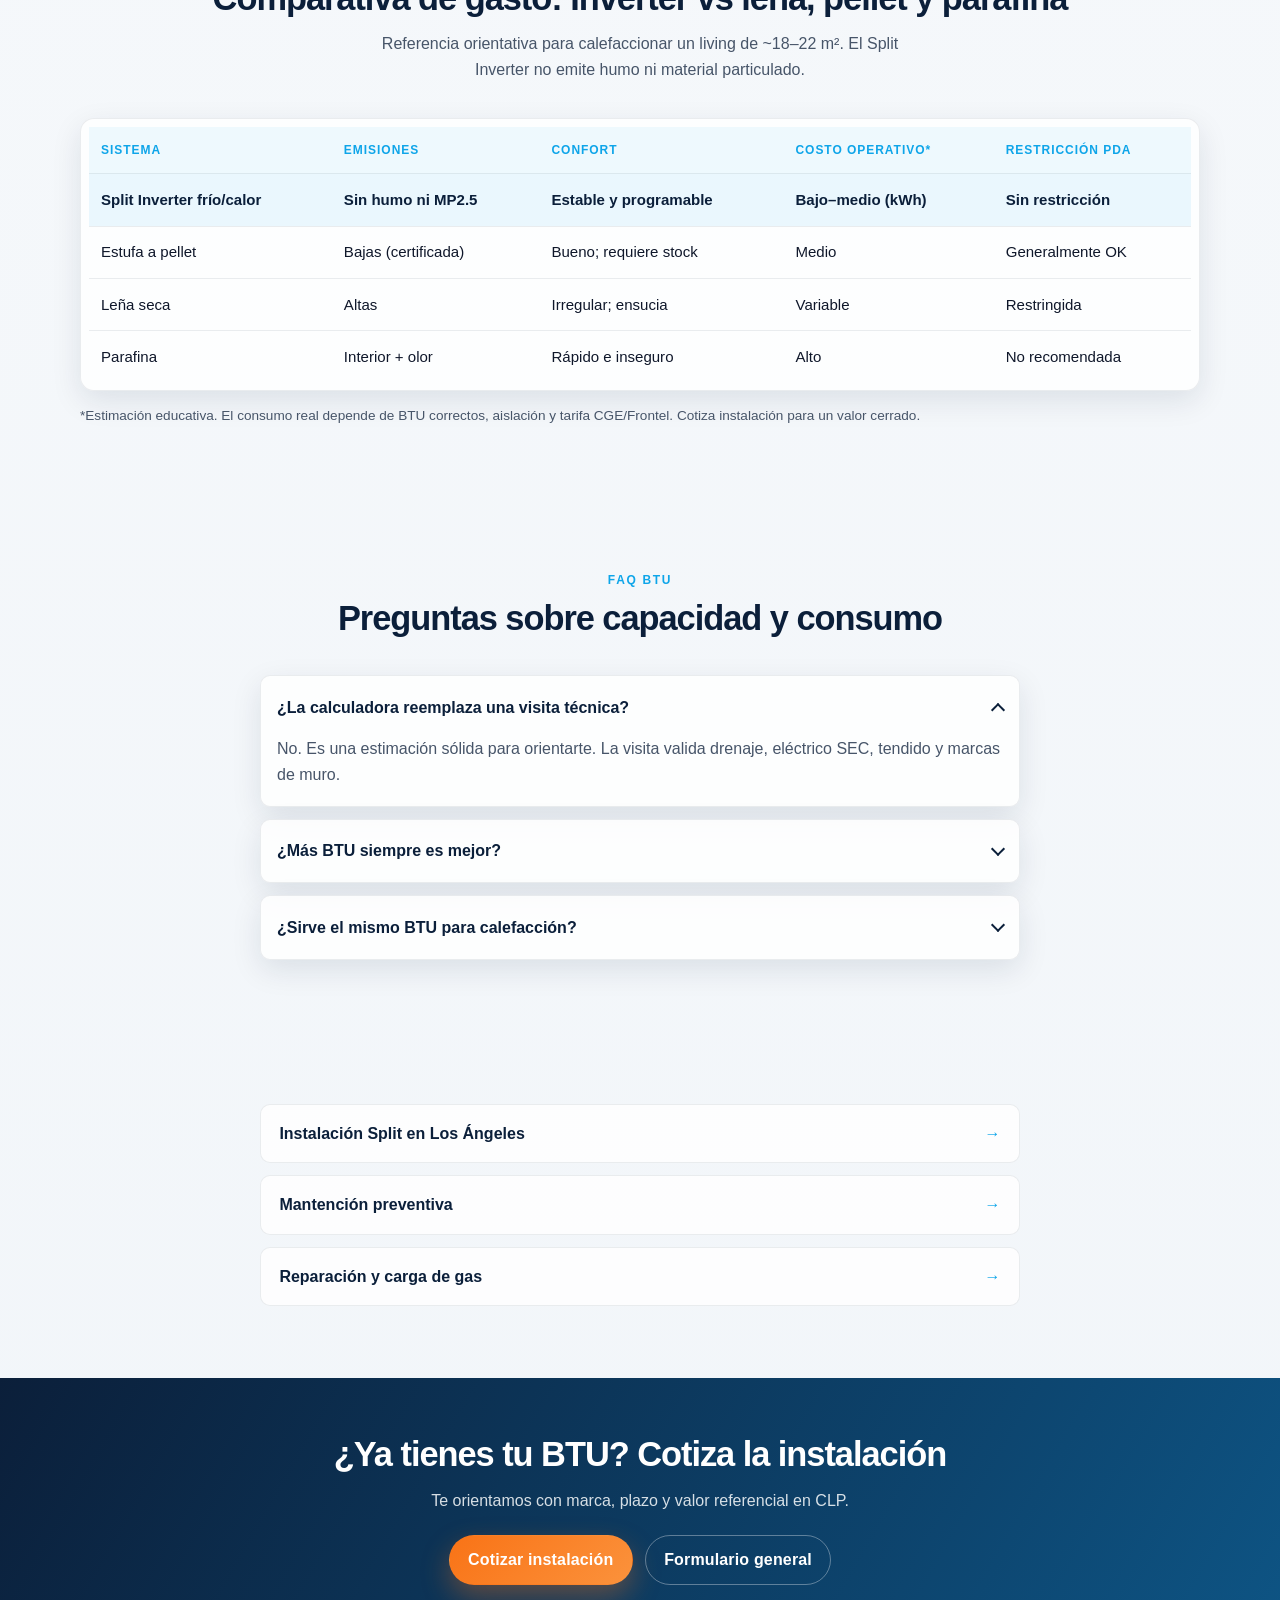
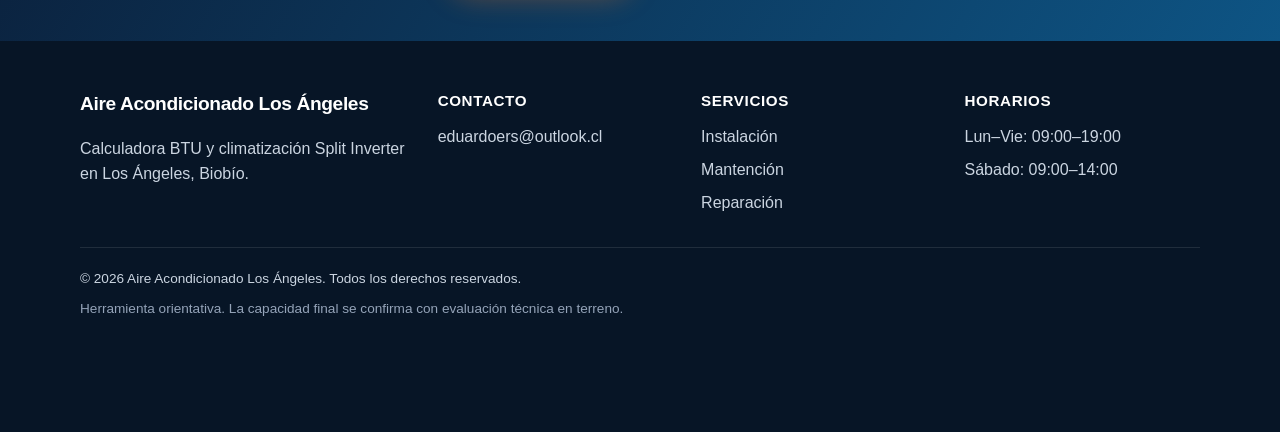
<file: calculadora-btu-aire-acondicionado/index.html>
﻿<!DOCTYPE html>
<html lang="es-CL">
<head>
  <meta charset="UTF-8">
  <meta name="viewport" content="width=device-width, initial-scale=1.0">
  <title>Calculadora BTU Aire Acondicionado Chile | Los Ángeles</title>
  <meta name="description" content="Calculadora de BTU para aire acondicionado en Los Ángeles y Chile. Ajusta m², sol, aislación, techo zinc/teja y ventanas. Compara Inverter vs leña y pellet.">
  <meta name="robots" content="index, follow, max-image-preview:large, max-snippet:-1">
  <link rel="canonical" href="https://climatizacionlosangeles.cl/calculadora-btu-aire-acondicionado/">

  <meta property="og:type" content="website">
  <meta property="og:locale" content="es_CL">
  <meta property="og:url" content="https://climatizacionlosangeles.cl/calculadora-btu-aire-acondicionado/">
  <meta property="og:title" content="Calculadora BTU Aire Acondicionado Chile | Los Ángeles">
  <meta property="og:description" content="Estima cuántos BTU necesitas según m², sol, aislación y techo. Ajustada al clima de Los Ángeles, Biobío.">
  <meta property="og:site_name" content="Aire Acondicionado Los Ángeles">
  <meta property="og:image" content="https://climatizacionlosangeles.cl/img/og-clima-los-angeles.jpg">
  <meta name="twitter:card" content="summary_large_image">

  <meta name="geo.region" content="CL-BI">
  <meta name="geo.placename" content="Los Ángeles">
  <meta name="theme-color" content="#0B1F3A">
  <link rel="icon" href="../img/favicon.svg" type="image/svg+xml">
  <link rel="preload" href="../css/styles.css" as="style">
  <link rel="stylesheet" href="../css/styles.css">

  <script type="application/ld+json">
  {
    "@context": "https://schema.org",
    "@graph": [
      {
        "@type": "WebApplication",
        "@id": "https://climatizacionlosangeles.cl/calculadora-btu-aire-acondicionado/#app",
        "name": "Calculadora BTU Aire Acondicionado — Los Ángeles",
        "url": "https://climatizacionlosangeles.cl/calculadora-btu-aire-acondicionado/",
        "applicationCategory": "UtilitiesApplication",
        "operatingSystem": "Web",
        "browserRequirements": "Requires JavaScript",
        "inLanguage": "es-CL",
        "description": "Herramienta gratuita para estimar la capacidad en BTU de un aire acondicionado Split según metros cuadrados, exposición solar, aislación, tipo de techo, piso y ventanas, calibrada para el clima de Los Ángeles, Chile.",
        "offers": {
          "@type": "Offer",
          "price": "0",
          "priceCurrency": "CLP"
        },
        "provider": {
          "@type": "HVACBusiness",
          "@id": "https://climatizacionlosangeles.cl/#business",
          "name": "Aire Acondicionado Los Ángeles",
          "url": "https://climatizacionlosangeles.cl/"
        }
      },
      {
        "@type": "HowTo",
        "name": "Cómo calcular los BTU de tu aire acondicionado",
        "description": "Pasos para estimar la capacidad ideal de un Split Inverter en Los Ángeles.",
        "step": [
          { "@type": "HowToStep", "name": "Mide el espacio", "text": "Ingresa largo y ancho, o los m² totales del dormitorio, living u oficina." },
          { "@type": "HowToStep", "name": "Ajusta exposición al sol", "text": "Elige baja, media o alta según orientación y ventanales. En Los Ángeles los veranos superan 33–35 °C." },
          { "@type": "HowToStep", "name": "Define aislación y techo", "text": "Techo de zinc, mala aislación o vidrio simple aumentan la carga térmica." },
          { "@type": "HowToStep", "name": "Obtén el tramo comercial", "text": "La calculadora redondea a 9.000, 12.000, 18.000 o 24.000 BTU y te permite cotizar instalación." }
        ]
      },
      {
        "@type": "BreadcrumbList",
        "itemListElement": [
          { "@type": "ListItem", "position": 1, "name": "Inicio", "item": "https://climatizacionlosangeles.cl/" },
          { "@type": "ListItem", "position": 2, "name": "Calculadora BTU", "item": "https://climatizacionlosangeles.cl/calculadora-btu-aire-acondicionado/" }
        ]
      },
      {
        "@type": "FAQPage",
        "mainEntity": [
          {
            "@type": "Question",
            "name": "¿Cuántos BTU necesito por m² en Chile?",
            "acceptedAnswer": {
              "@type": "Answer",
              "text": "Como regla práctica en Los Ángeles usa ~550–800 BTU por m² según sol y uso. Casas con techo de zinc o ventanales simples suelen necesitar más margen que una referencia genérica de internet."
            }
          },
          {
            "@type": "Question",
            "name": "¿9.000 BTU alcanzan para un dormitorio?",
            "acceptedAnswer": {
              "@type": "Answer",
              "text": "Sí, para dormitorios de 9 a 12 m² bien aislados. Si hay sol de tarde fuerte o techo de zinc, evalúa 12.000 BTU."
            }
          },
          {
            "@type": "Question",
            "name": "¿El mismo equipo sirve para calefacción en invierno?",
            "acceptedAnswer": {
              "@type": "Answer",
              "text": "Un Split Inverter frío/calor bien dimensionado calefacciona sin humo, alternativa limpia frente a la leña bajo el PDA de Los Ángeles."
            }
          }
        ]
      }
    ]
  }
  </script>
</head>
<body>
  <a class="skip-link" href="#contenido">Saltar al contenido</a>

  <div class="topbar" role="region" aria-label="Aviso de atención">
    <p>Calculadora BTU gratuita • Calibrada para el clima de Los Ángeles</p>
  </div>

  <header class="site-header">
    <div class="nav-wrap">
      <a class="brand" href="/" aria-label="Aire Acondicionado Los Ángeles - Inicio">
        <img class="brand-mark" src="../img/logo-aire-acondicionado-los-angeles.jpg" width="48" height="48" alt="Logo Aire Acondicionado Los Ángeles - Servicio y Reparación" decoding="async">
        <span class="brand-text" data-brand-name>Aire Acondicionado Los Ángeles</span>
      </a>
      <button class="nav-toggle" type="button" aria-expanded="false" aria-controls="nav-menu" aria-label="Abrir menú">
        <span></span><span></span><span></span>
      </button>
      <nav class="nav" id="nav-menu" aria-label="Navegación principal">
        <ul class="nav-list">
          <li><a href="/instalacion-aire-acondicionado-los-angeles/">Instalación</a></li>
          <li><a href="/mantencion-aire-acondicionado-los-angeles/">Mantención</a></li>
          <li><a href="/reparacion-aire-acondicionado-los-angeles/">Reparación</a></li>
          <li><a href="/calculadora-btu-aire-acondicionado/" aria-current="page">Calculadora BTU</a></li>
        </ul>
        <div class="nav-cta">
          <a class="btn btn-primary" href="/#contacto" data-scroll-contact="nav">Cotizar</a>
        </div>
      </nav>
    </div>
  </header>

  <nav class="breadcrumbs" aria-label="Miga de pan">
    <ol>
      <li><a href="/">Inicio</a></li>
      <li><span aria-current="page">Calculadora BTU</span></li>
    </ol>
  </nav>

  <main id="contenido">
    <section class="page-hero" aria-labelledby="hero-title">
      <div class="hero-inner" style="grid-template-columns:1fr">
        <div class="hero-copy">
          <p class="brand-kicker">Herramienta gratuita</p>
          <h1 id="hero-title">Calculadora de BTU para aire acondicionado en Los Ángeles</h1>
          <p class="hero-lead">
            Estima la capacidad ideal de tu Split Inverter según metros, sol, aislación, techo (zinc/teja/losa), piso y tipo de ventanas. Evita sobredimensionar o quedar corto en los peaks de calor del Biobío.
          </p>
        </div>
      </div>
    </section>

    <section class="section calculator-section" id="calculadora" aria-labelledby="calc-title">
      <div class="container">
        <header class="section-head">
          <p class="eyebrow">Lead magnet</p>
          <h2 id="calc-title">Calcula tus BTU recomendados</h2>
          <p class="section-lead">Completa los datos. El resultado se redondea a tramos comerciales (9.000 / 12.000 / 18.000 / 24.000 BTU).</p>
        </header>

        <div class="calc-layout">
          <form class="calc-form" id="btu-form">
            <fieldset>
              <legend>Dimensiones</legend>
              <div class="calc-grid">
                <label>
                  <span>Largo (m)</span>
                  <input type="number" id="largo" name="largo" min="1" max="30" step="0.1" placeholder="4">
                </label>
                <label>
                  <span>Ancho (m)</span>
                  <input type="number" id="ancho" name="ancho" min="1" max="30" step="0.1" placeholder="3.5">
                </label>
                <label class="full">
                  <span>O m² totales</span>
                  <input type="number" id="metros-totales" name="metrosTotales" min="4" max="120" step="0.5" placeholder="14">
                </label>
              </div>
            </fieldset>

            <fieldset>
              <legend>Exposición al sol</legend>
              <div class="chip-group" role="radiogroup" aria-label="Nivel de exposición al sol">
                <label class="chip"><input type="radio" name="sol" value="baja"> Baja</label>
                <label class="chip"><input type="radio" name="sol" value="media" checked> Media</label>
                <label class="chip"><input type="radio" name="sol" value="alta"> Alta</label>
              </div>
            </fieldset>

            <fieldset>
              <legend>Tipo de uso</legend>
              <div class="chip-group" role="radiogroup" aria-label="Tipo de uso">
                <label class="chip"><input type="radio" name="uso" value="dormitorio" checked> Dormitorio</label>
                <label class="chip"><input type="radio" name="uso" value="living"> Living-Comedor</label>
                <label class="chip"><input type="radio" name="uso" value="oficina"> Oficina-Local</label>
              </div>
            </fieldset>

            <fieldset>
              <legend>Aislación térmica</legend>
              <div class="chip-group" role="radiogroup" aria-label="Aislación">
                <label class="chip"><input type="radio" name="aislacion" value="buena"> Buena</label>
                <label class="chip"><input type="radio" name="aislacion" value="media" checked> Media</label>
                <label class="chip"><input type="radio" name="aislacion" value="mala"> Mala / antigua</label>
              </div>
            </fieldset>

            <fieldset>
              <legend>Tipo de techo</legend>
              <div class="chip-group" role="radiogroup" aria-label="Techo">
                <label class="chip"><input type="radio" name="techo" value="teja" checked> Teja</label>
                <label class="chip"><input type="radio" name="techo" value="zinc"> Zinc</label>
                <label class="chip"><input type="radio" name="techo" value="losa"> Losa</label>
              </div>
            </fieldset>

            <fieldset>
              <legend>Piso</legend>
              <div class="chip-group" role="radiogroup" aria-label="Piso">
                <label class="chip"><input type="radio" name="piso" value="1" checked> Piso 1</label>
                <label class="chip"><input type="radio" name="piso" value="2"> Piso 2 / bajo techo</label>
              </div>
            </fieldset>

            <fieldset>
              <legend>Ventanas</legend>
              <div class="chip-group" role="radiogroup" aria-label="Ventanas">
                <label class="chip"><input type="radio" name="ventanas" value="termopanel"> Termopanel</label>
                <label class="chip"><input type="radio" name="ventanas" value="simple" checked> Vidrio simple</label>
              </div>
            </fieldset>

            <button class="btn btn-primary btn-block" type="submit">Calcular BTU recomendados</button>
          </form>

          <aside class="calc-result" id="calc-result" aria-live="polite">
            <p class="result-label">Capacidad sugerida</p>
            <p class="result-btu" id="result-btu">— BTU</p>
            <p class="result-copy" id="result-copy">Completa los datos para obtener una recomendación ajustada a Los Ángeles.</p>
            <button class="btn btn-accent btn-block is-disabled" id="btu-quote" type="button" aria-disabled="true">
              Cotizar equipo instalado en Los Ángeles
            </button>
          </aside>
        </div>
      </div>
    </section>

    <section class="media-band" style="padding-top:0;padding-bottom:1rem" aria-label="Confort residencial">
      <div class="container">
        <figure class="media-card" style="max-width:920px;margin-inline:auto">
          <img src="../img/confort-hogar-split-los-angeles.jpg" width="920" height="575" alt="Living con aire acondicionado Split instalado — confort térmico en Los Ángeles" loading="lazy" decoding="async">
          <figcaption>Dimensionar bien los BTU = confort estable en dormitorio y living, sin sobredimensionar el consumo.</figcaption>
        </figure>
      </div>
    </section>

    <section class="section guide-section" id="guia-btu" aria-labelledby="guia-title">
      <div class="container">
        <header class="section-head">
          <p class="eyebrow">Guía rápida</p>
          <h2 id="guia-title">¿Qué son los BTU y cuántos necesitas?</h2>
          <p class="section-lead">BTU (British Thermal Unit) mide la capacidad de enfriar o calentar. Más BTU = más potencia. Elegir mal deja el equipo corto o dispara el consumo.</p>
        </header>

        <div class="guide-layout">
          <div class="guide-copy">
            <h3>Regla práctica para Los Ángeles</h3>
            <p>Como punto de partida usa ~550–800 BTU por m², según sol y uso. Los veranos del Biobío (33–35 °C) y las casas con techo de zinc suelen exigir más margen que una referencia genérica.</p>
            <ul class="guide-points">
              <li>Habitación con sol de tarde: sube de tramo.</li>
              <li>Living abierto o cocina integrada: prioriza 18.000 BTU si supera ~20 m².</li>
              <li>Dormitorio pequeño bien aislado: 9.000 BTU suele bastar.</li>
              <li>Termopanel y buena aislación permiten tramos más eficientes.</li>
            </ul>
          </div>

          <div class="guide-table-wrap" role="region" aria-label="Tabla referencial de BTU">
            <table class="guide-table">
              <thead>
                <tr>
                  <th scope="col">Espacio</th>
                  <th scope="col">m² aprox.</th>
                  <th scope="col">BTU sugeridos</th>
                </tr>
              </thead>
              <tbody>
                <tr>
                  <td>Dormitorio</td>
                  <td>9–12</td>
                  <td>9.000</td>
                </tr>
                <tr>
                  <td>Dormitorio amplio</td>
                  <td>13–16</td>
                  <td>12.000</td>
                </tr>
                <tr>
                  <td>Living / comedor</td>
                  <td>16–22</td>
                  <td>12.000–18.000</td>
                </tr>
                <tr>
                  <td>Living grande / oficina</td>
                  <td>23–30</td>
                  <td>18.000–24.000</td>
                </tr>
              </tbody>
            </table>
            <p class="guide-note">Referencia orientativa. Altura de cielo, ventanales y orientación cambian el cálculo final.</p>
          </div>
        </div>
      </div>
    </section>

    <section class="section" aria-labelledby="consumo-title">
      <div class="container">
        <header class="section-head">
          <p class="eyebrow">Invierno en Los Ángeles · PDA</p>
          <h2 id="consumo-title">Comparativa de gasto: Inverter vs leña, pellet y parafina</h2>
          <p class="section-lead">Referencia orientativa para calefaccionar un living de ~18–22 m². El Split Inverter no emite humo ni material particulado.</p>
        </header>
        <div class="compare-wrap">
          <table class="compare-table">
            <thead>
              <tr>
                <th scope="col">Sistema</th>
                <th scope="col">Emisiones</th>
                <th scope="col">Confort</th>
                <th scope="col">Costo operativo*</th>
                <th scope="col">Restricción PDA</th>
              </tr>
            </thead>
            <tbody>
              <tr class="highlight">
                <td>Split Inverter frío/calor</td>
                <td>Sin humo ni MP2.5</td>
                <td>Estable y programable</td>
                <td>Bajo–medio (kWh)</td>
                <td>Sin restricción</td>
              </tr>
              <tr>
                <td>Estufa a pellet</td>
                <td>Bajas (certificada)</td>
                <td>Bueno; requiere stock</td>
                <td>Medio</td>
                <td>Generalmente OK</td>
              </tr>
              <tr>
                <td>Leña seca</td>
                <td>Altas</td>
                <td>Irregular; ensucia</td>
                <td>Variable</td>
                <td>Restringida</td>
              </tr>
              <tr>
                <td>Parafina</td>
                <td>Interior + olor</td>
                <td>Rápido e inseguro</td>
                <td>Alto</td>
                <td>No recomendada</td>
              </tr>
            </tbody>
          </table>
        </div>
        <p class="compare-note">*Estimación educativa. El consumo real depende de BTU correctos, aislación y tarifa CGE/Frontel. <a href="/instalacion-aire-acondicionado-los-angeles/">Cotiza instalación</a> para un valor cerrado.</p>
      </div>
    </section>

    <section class="section faq-section" aria-labelledby="faq-title">
      <div class="container narrow">
        <header class="section-head">
          <p class="eyebrow">FAQ BTU</p>
          <h2 id="faq-title">Preguntas sobre capacidad y consumo</h2>
        </header>
        <div class="faq-list">
          <details class="faq-item" open>
            <summary>¿La calculadora reemplaza una visita técnica?</summary>
            <p>No. Es una estimación sólida para orientarte. La visita valida drenaje, eléctrico SEC, tendido y marcas de muro.</p>
          </details>
          <details class="faq-item">
            <summary>¿Más BTU siempre es mejor?</summary>
            <p>No. Sobredimensionar genera ciclos cortos, más humedad relativa y mayor costo. Mejor acertar el tramo.</p>
          </details>
          <details class="faq-item">
            <summary>¿Sirve el mismo BTU para calefacción?</summary>
            <p>En la práctica, un Inverter frío/calor bien elegido cubre ambas funciones en Los Ángeles si el espacio está bien definido.</p>
          </details>
        </div>
      </div>
    </section>

    <section class="section">
      <div class="container narrow">
        <div class="related-links">
          <a href="/instalacion-aire-acondicionado-los-angeles/">Instalación Split en Los Ángeles <span>→</span></a>
          <a href="/mantencion-aire-acondicionado-los-angeles/">Mantención preventiva <span>→</span></a>
          <a href="/reparacion-aire-acondicionado-los-angeles/">Reparación y carga de gas <span>→</span></a>
        </div>
      </div>
    </section>

    <section class="cta-band" aria-labelledby="cta-title">
      <div class="container cta-inner">
        <h2 id="cta-title">¿Ya tienes tu BTU? Cotiza la instalación</h2>
        <p>Te orientamos con marca, plazo y valor referencial en CLP.</p>
        <div class="cta-actions">
          <a class="btn btn-accent" href="/instalacion-aire-acondicionado-los-angeles/#contacto">Cotizar instalación</a>
          <a class="btn btn-ghost-light" href="/#contacto">Formulario general</a>
        </div>
      </div>
    </section>
  </main>

  <footer class="site-footer">
    <div class="container footer-grid">
      <div>
        <p class="footer-brand" data-brand-name>Aire Acondicionado Los Ángeles</p>
        <p>Calculadora BTU y climatización Split Inverter en Los Ángeles, Biobío.</p>
      </div>
      <div>
        <h2 class="footer-heading">Contacto</h2>
        <ul class="footer-list">
          <li data-phone-only><a data-phone-link href="/#contacto"><span data-phone-text></span></a></li>
          <li><a data-email-link href="mailto:eduardoers@outlook.cl"><span data-email-text>eduardoers@outlook.cl</span></a></li>
        </ul>
      </div>
      <div>
        <h2 class="footer-heading">Servicios</h2>
        <ul class="footer-list">
          <li><a href="/instalacion-aire-acondicionado-los-angeles/">Instalación</a></li>
          <li><a href="/mantencion-aire-acondicionado-los-angeles/">Mantención</a></li>
          <li><a href="/reparacion-aire-acondicionado-los-angeles/">Reparación</a></li>
        </ul>
      </div>
      <div>
        <h2 class="footer-heading">Horarios</h2>
        <ul class="footer-list">
          <li>Lun–Vie: 09:00–19:00</li>
          <li>Sábado: 09:00–14:00</li>
        </ul>
      </div>
    </div>
    <div class="footer-bottom">
      <p>&copy; <span id="year"></span> <span data-brand-name>Aire Acondicionado Los Ángeles</span>. Todos los derechos reservados.</p>
      <p class="legal">Herramienta orientativa. La capacidad final se confirma con evaluación técnica en terreno.</p>
    </div>
  </footer>

  <a class="contact-float" href="/#contacto" data-scroll-contact="float" aria-label="Ir a cotización">
    <svg viewBox="0 0 24 24" width="26" height="26" aria-hidden="true"><path fill="currentColor" d="M4 4h16a2 2 0 0 1 2 2v9a2 2 0 0 1-2 2H8l-4 4v-4H4a2 2 0 0 1-2-2V6a2 2 0 0 1 2-2zm2 4v2h12V8H6zm0 4v2h8v-2H6z"/></svg>
  </a>
  <script src="../js/main.js" defer></script>
</body>
</html>
</file>
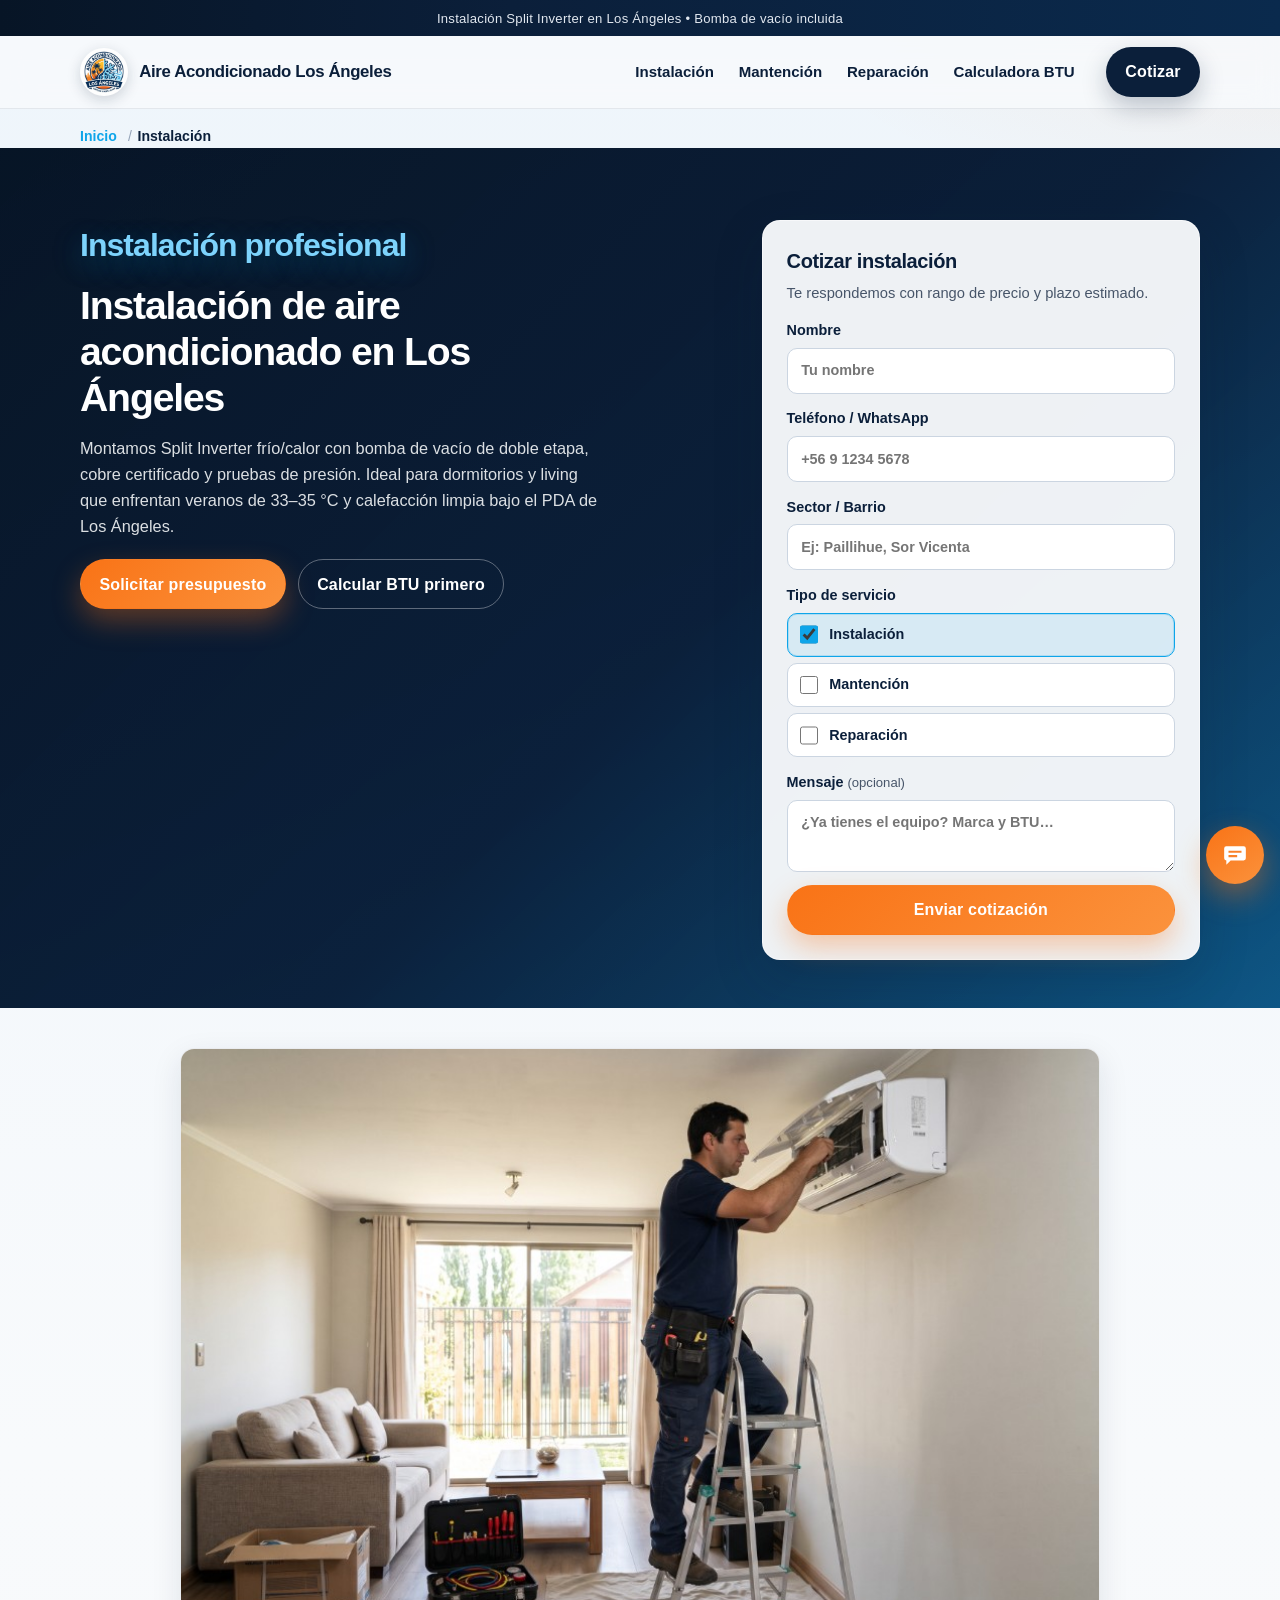
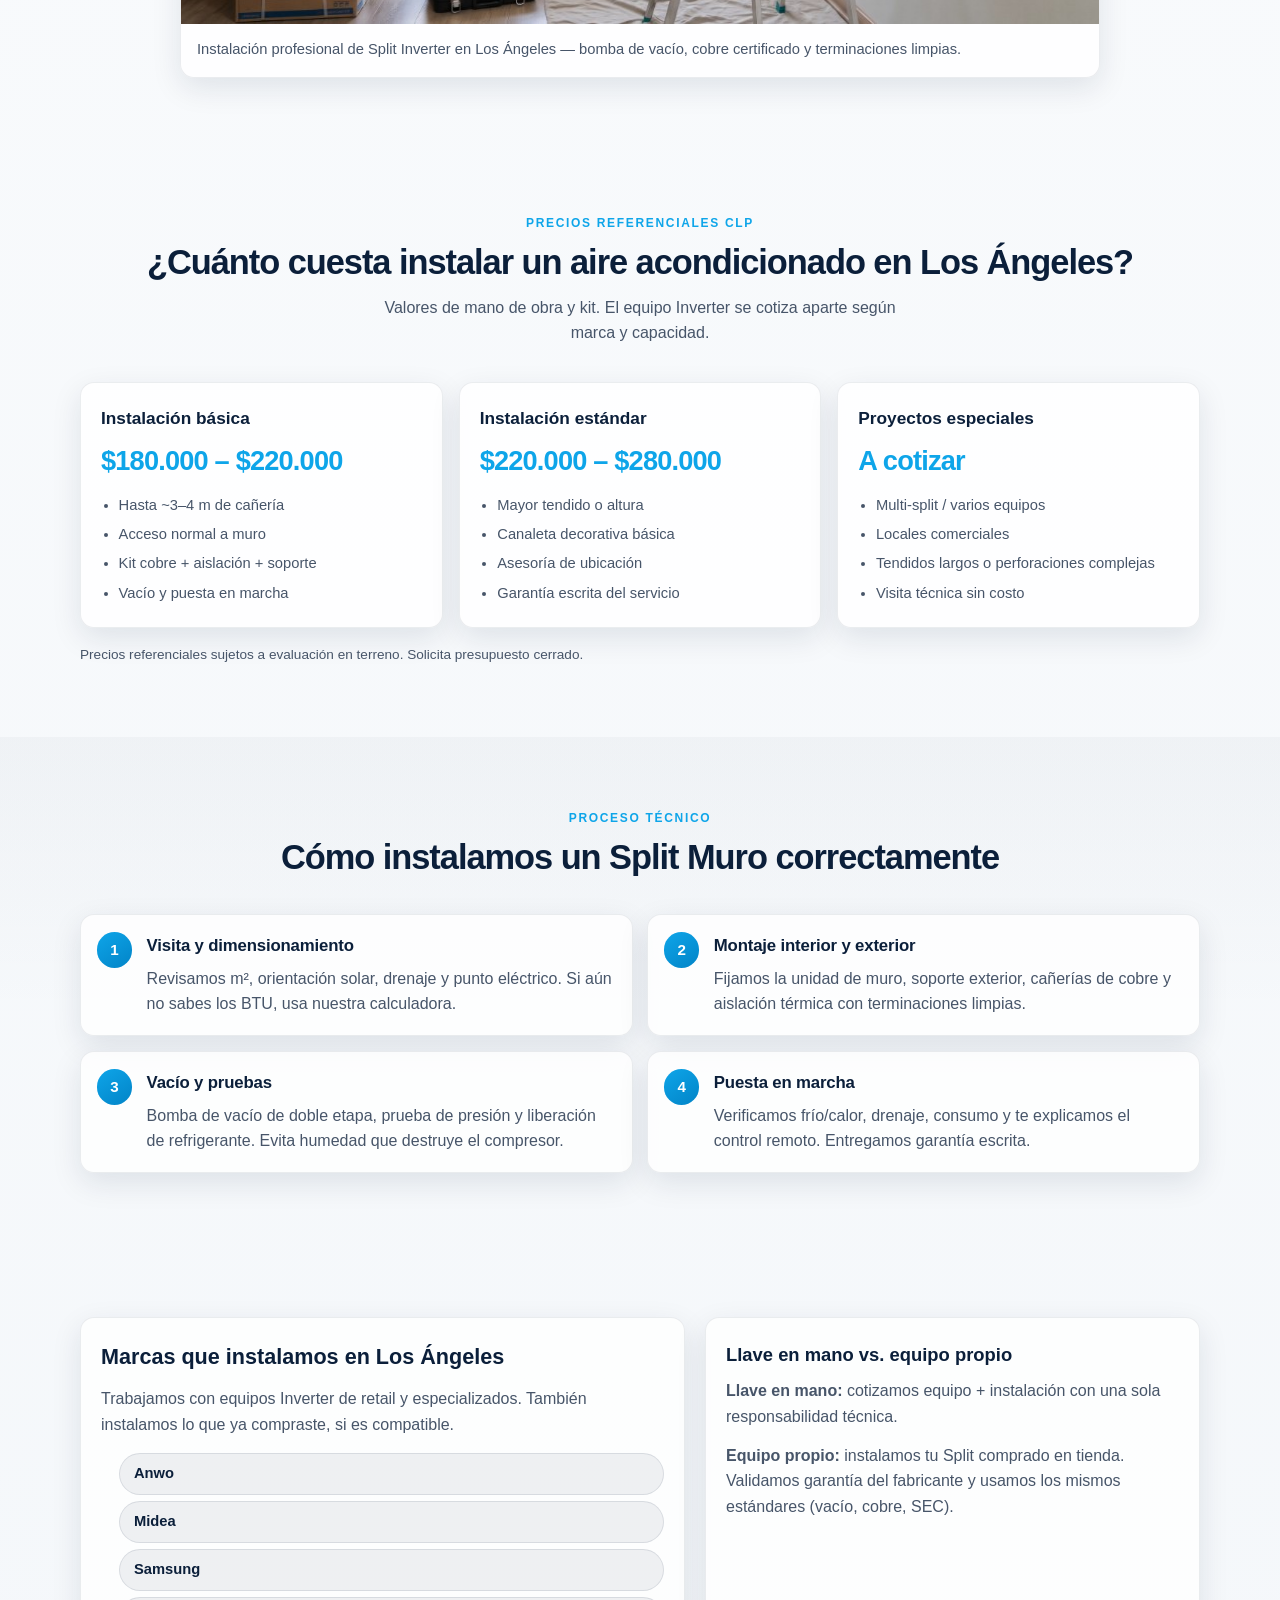
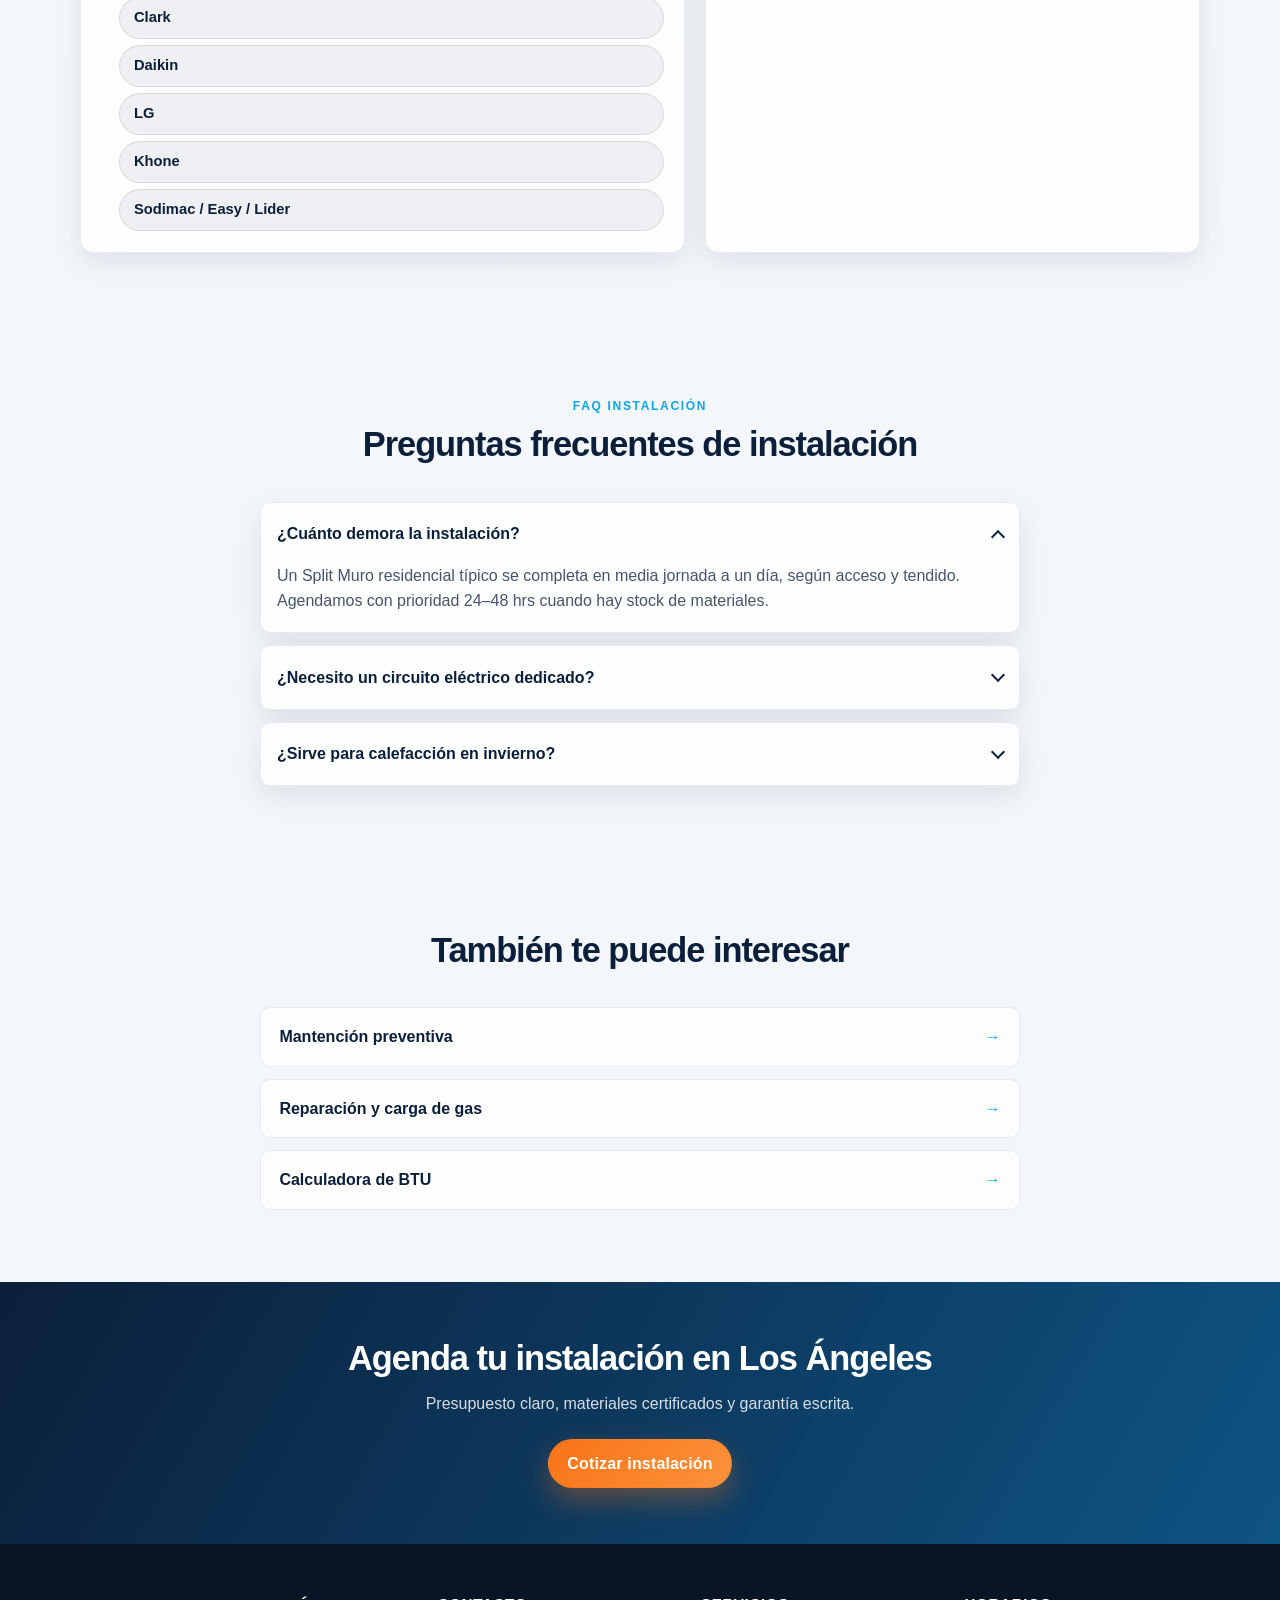
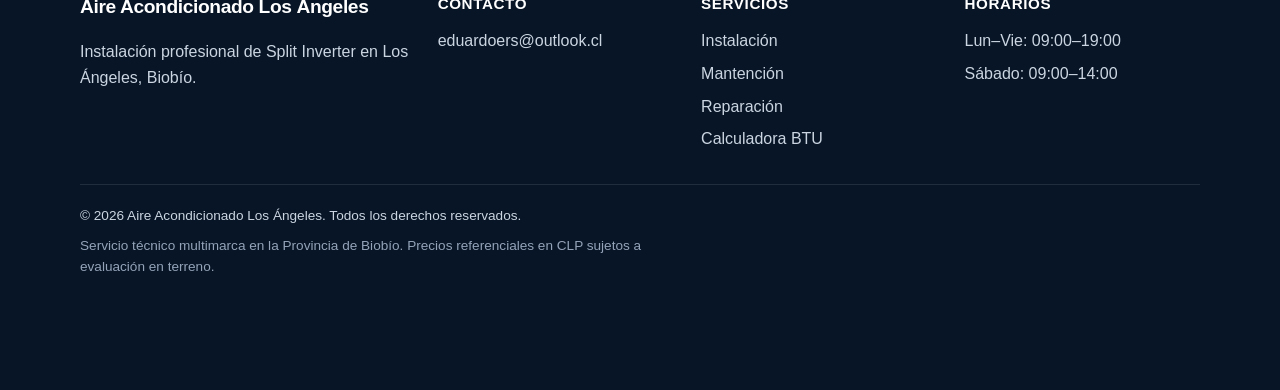
<file: instalacion-aire-acondicionado-los-angeles/index.html>
﻿<!DOCTYPE html>
<html lang="es-CL">
<head>
  <meta charset="UTF-8">
  <meta name="viewport" content="width=device-width, initial-scale=1.0">
  <title>Instalación de Aire Acondicionado en Los Ángeles | Split Inverter</title>
  <meta name="description" content="Instalación profesional de aire acondicionado Split Muro en Los Ángeles desde $180.000–$280.000 CLP. Bomba de vacío, cobre certificado, Anwo, Midea, Samsung, Clark. Cotiza aquí.">
  <meta name="robots" content="index, follow, max-image-preview:large, max-snippet:-1">
  <link rel="canonical" href="https://climatizacionlosangeles.cl/instalacion-aire-acondicionado-los-angeles/">

  <meta property="og:type" content="website">
  <meta property="og:locale" content="es_CL">
  <meta property="og:url" content="https://climatizacionlosangeles.cl/instalacion-aire-acondicionado-los-angeles/">
  <meta property="og:title" content="Instalación de Aire Acondicionado en Los Ángeles | Split Inverter">
  <meta property="og:description" content="Instalación profesional de Split Muro con bomba de vacío y materiales certificados. Precios referenciales en CLP.">
  <meta property="og:site_name" content="Aire Acondicionado Los Ángeles">
  <meta property="og:image" content="https://climatizacionlosangeles.cl/img/og-clima-los-angeles.jpg">
  <meta name="twitter:card" content="summary_large_image">

  <meta name="geo.region" content="CL-BI">
  <meta name="geo.placename" content="Los Ángeles">
  <meta name="theme-color" content="#0B1F3A">
  <link rel="icon" href="../img/favicon.svg" type="image/svg+xml">
  <link rel="preload" href="../css/styles.css" as="style">
  <link rel="stylesheet" href="../css/styles.css">

  <script type="application/ld+json">
  {
    "@context": "https://schema.org",
    "@graph": [
      {
        "@type": "Service",
        "@id": "https://climatizacionlosangeles.cl/instalacion-aire-acondicionado-los-angeles/#service",
        "name": "Instalación de Aire Acondicionado Split Muro en Los Ángeles",
        "serviceType": "Instalación de aire acondicionado",
        "url": "https://climatizacionlosangeles.cl/instalacion-aire-acondicionado-los-angeles/",
        "description": "Instalación profesional de Split Inverter con kit de cobre, aislación, soporte, vacío con bomba de doble etapa, pruebas de presión y asesoría de ubicación en Los Ángeles, Biobío.",
        "provider": {
          "@type": "HVACBusiness",
          "@id": "https://climatizacionlosangeles.cl/#business",
          "name": "Aire Acondicionado Los Ángeles",
          "url": "https://climatizacionlosangeles.cl/",
          "email": "eduardoers@outlook.cl",
          "address": {
            "@type": "PostalAddress",
            "addressLocality": "Los Ángeles",
            "addressRegion": "Biobío",
            "addressCountry": "CL"
          }
        },
        "areaServed": { "@type": "City", "name": "Los Ángeles" },
        "offers": {
          "@type": "Offer",
          "priceCurrency": "CLP",
          "priceSpecification": {
            "@type": "PriceSpecification",
            "minPrice": 180000,
            "maxPrice": 280000,
            "priceCurrency": "CLP",
            "description": "Instalación básica Split Muro (sin equipo)"
          },
          "availability": "https://schema.org/InStock"
        }
      },
      {
        "@type": "BreadcrumbList",
        "itemListElement": [
          { "@type": "ListItem", "position": 1, "name": "Inicio", "item": "https://climatizacionlosangeles.cl/" },
          { "@type": "ListItem", "position": 2, "name": "Instalación de Aire Acondicionado", "item": "https://climatizacionlosangeles.cl/instalacion-aire-acondicionado-los-angeles/" }
        ]
      },
      {
        "@type": "FAQPage",
        "mainEntity": [
          {
            "@type": "Question",
            "name": "¿Cuánto cuesta la instalación de un Split Muro en Los Ángeles?",
            "acceptedAnswer": {
              "@type": "Answer",
              "text": "La instalación básica parte desde $180.000 a $280.000 CLP según metros de cañería, altura de montaje y complejidad. El valor del equipo Inverter se cotiza aparte según marca y BTU."
            }
          },
          {
            "@type": "Question",
            "name": "¿Instalan equipos comprados en Sodimac, Easy o Lider?",
            "acceptedAnswer": {
              "@type": "Answer",
              "text": "Sí. Instalamos equipos que el cliente ya compró en retail, siempre que cumplan condiciones técnicas y de garantía. Usamos bomba de vacío y materiales certificados en todos los casos."
            }
          },
          {
            "@type": "Question",
            "name": "¿Qué incluye el servicio básico de instalación?",
            "acceptedAnswer": {
              "@type": "Answer",
              "text": "Kit de instalación (cañerías de cobre, aislación térmica, soporte de unidad exterior), vacío con bomba profesional, pruebas de presión, puesta en marcha, explicación del control y garantía escrita. Canaletas decorativas o tendidos especiales se cotizan aparte."
            }
          }
        ]
      }
    ]
  }
  </script>
</head>
<body>
  <a class="skip-link" href="#contenido">Saltar al contenido</a>

  <div class="topbar" role="region" aria-label="Aviso de atención">
    <p>Instalación Split Inverter en Los Ángeles • Bomba de vacío incluida</p>
  </div>

  <header class="site-header">
    <div class="nav-wrap">
      <a class="brand" href="/" aria-label="Aire Acondicionado Los Ángeles - Inicio">
        <img class="brand-mark" src="../img/logo-aire-acondicionado-los-angeles.jpg" width="48" height="48" alt="Logo Aire Acondicionado Los Ángeles - Servicio y Reparación" decoding="async">
        <span class="brand-text" data-brand-name>Aire Acondicionado Los Ángeles</span>
      </a>
      <button class="nav-toggle" type="button" aria-expanded="false" aria-controls="nav-menu" aria-label="Abrir menú">
        <span></span><span></span><span></span>
      </button>
      <nav class="nav" id="nav-menu" aria-label="Navegación principal">
        <ul class="nav-list">
          <li><a href="/instalacion-aire-acondicionado-los-angeles/" aria-current="page">Instalación</a></li>
          <li><a href="/mantencion-aire-acondicionado-los-angeles/">Mantención</a></li>
          <li><a href="/reparacion-aire-acondicionado-los-angeles/">Reparación</a></li>
          <li><a href="/calculadora-btu-aire-acondicionado/">Calculadora BTU</a></li>
        </ul>
        <div class="nav-cta">
          <a class="btn btn-ghost btn-call" data-phone-only data-phone-link href="#contacto">Llamar</a>
          <a class="btn btn-primary" href="#contacto" data-scroll-contact="nav">Cotizar</a>
        </div>
      </nav>
    </div>
  </header>

  <nav class="breadcrumbs" aria-label="Miga de pan">
    <ol>
      <li><a href="/">Inicio</a></li>
      <li><span aria-current="page">Instalación</span></li>
    </ol>
  </nav>

  <main id="contenido">
    <section class="page-hero" aria-labelledby="hero-title">
      <div class="hero-inner">
        <div class="hero-copy">
          <p class="brand-kicker">Instalación profesional</p>
          <h1 id="hero-title">Instalación de aire acondicionado en Los Ángeles</h1>
          <p class="hero-lead">
            Montamos Split Inverter frío/calor con bomba de vacío de doble etapa, cobre certificado y pruebas de presión. Ideal para dormitorios y living que enfrentan veranos de 33–35 °C y calefacción limpia bajo el PDA de Los Ángeles.
          </p>
          <div class="hero-actions">
            <a class="btn btn-accent" href="#contacto" data-scroll-contact="hero">Solicitar presupuesto</a>
            <a class="btn btn-ghost-light" href="/calculadora-btu-aire-acondicionado/">Calcular BTU primero</a>
          </div>
        </div>
        <div class="hero-form-wrap" id="contacto">
          <form class="quote-form compact" id="quote-form" data-origin="instalacion_page" novalidate>
            <h2 class="form-title">Cotizar instalación</h2>
            <p class="form-sub">Te respondemos con rango de precio y plazo estimado.</p>
            <label><span>Nombre</span><input type="text" name="nombre" autocomplete="name" required placeholder="Tu nombre"></label>
            <label><span>Teléfono / WhatsApp</span><input type="tel" name="telefono" autocomplete="tel" required placeholder="+56 9 1234 5678" inputmode="tel"></label>
            <label><span>Sector / Barrio</span><input type="text" name="sector" required placeholder="Ej: Paillihue, Sor Vicenta"></label>
            <fieldset class="service-checks">
              <legend>Tipo de servicio</legend>
              <label class="service-check">
                <input type="checkbox" name="servicio" value="Instalación" checked>
                <span>Instalación</span>
              </label>
              <label class="service-check">
                <input type="checkbox" name="servicio" value="Mantención">
                <span>Mantención</span>
              </label>
              <label class="service-check">
                <input type="checkbox" name="servicio" value="Reparación">
                <span>Reparación</span>
              </label>
            </fieldset>
            <label><span>Mensaje <em class="optional">(opcional)</em></span><textarea name="mensaje" rows="2" placeholder="¿Ya tienes el equipo? Marca y BTU…"></textarea></label>
            <button class="btn btn-accent btn-block" type="submit">Enviar cotización</button>
            <p class="form-status" data-form-status hidden></p>
          </form>
        </div>
      </div>
    </section>

    <section class="media-band" style="padding-top:2.5rem" aria-label="Foto de instalación">
      <div class="container">
        <figure class="media-card" style="max-width:920px;margin-inline:auto">
          <img src="../img/tecnico-instalacion-split-interior.jpg" width="920" height="575" alt="Técnico instalando aire acondicionado Split Muro en domicilio de Los Ángeles" loading="lazy" decoding="async">
          <figcaption>Instalación profesional de Split Inverter en Los Ángeles — bomba de vacío, cobre certificado y terminaciones limpias.</figcaption>
        </figure>
      </div>
    </section>

    <section class="section" aria-labelledby="precios-title">
      <div class="container">
        <header class="section-head">
          <p class="eyebrow">Precios referenciales CLP</p>
          <h2 id="precios-title">¿Cuánto cuesta instalar un aire acondicionado en Los Ángeles?</h2>
          <p class="section-lead">Valores de mano de obra y kit. El equipo Inverter se cotiza aparte según marca y capacidad.</p>
        </header>
        <div class="price-grid">
          <article class="price-card">
            <h3>Instalación básica</h3>
            <p class="price">$180.000 – $220.000</p>
            <ul>
              <li>Hasta ~3–4 m de cañería</li>
              <li>Acceso normal a muro</li>
              <li>Kit cobre + aislación + soporte</li>
              <li>Vacío y puesta en marcha</li>
            </ul>
          </article>
          <article class="price-card">
            <h3>Instalación estándar</h3>
            <p class="price">$220.000 – $280.000</p>
            <ul>
              <li>Mayor tendido o altura</li>
              <li>Canaleta decorativa básica</li>
              <li>Asesoría de ubicación</li>
              <li>Garantía escrita del servicio</li>
            </ul>
          </article>
          <article class="price-card">
            <h3>Proyectos especiales</h3>
            <p class="price">A cotizar</p>
            <ul>
              <li>Multi-split / varios equipos</li>
              <li>Locales comerciales</li>
              <li>Tendidos largos o perforaciones complejas</li>
              <li>Visita técnica sin costo</li>
            </ul>
          </article>
        </div>
        <p class="compare-note" style="margin-top:1rem">Precios referenciales sujetos a evaluación en terreno. Solicita presupuesto cerrado.</p>
      </div>
    </section>

    <section class="section guide-section" aria-labelledby="proceso-title">
      <div class="container">
        <header class="section-head">
          <p class="eyebrow">Proceso técnico</p>
          <h2 id="proceso-title">Cómo instalamos un Split Muro correctamente</h2>
        </header>
        <ol class="process-list cols-2">
          <li>
            <h3>Visita y dimensionamiento</h3>
            <p>Revisamos m², orientación solar, drenaje y punto eléctrico. Si aún no sabes los BTU, usa nuestra <a href="/calculadora-btu-aire-acondicionado/">calculadora</a>.</p>
          </li>
          <li>
            <h3>Montaje interior y exterior</h3>
            <p>Fijamos la unidad de muro, soporte exterior, cañerías de cobre y aislación térmica con terminaciones limpias.</p>
          </li>
          <li>
            <h3>Vacío y pruebas</h3>
            <p>Bomba de vacío de doble etapa, prueba de presión y liberación de refrigerante. Evita humedad que destruye el compresor.</p>
          </li>
          <li>
            <h3>Puesta en marcha</h3>
            <p>Verificamos frío/calor, drenaje, consumo y te explicamos el control remoto. Entregamos garantía escrita.</p>
          </li>
        </ol>
      </div>
    </section>

    <section class="section" aria-labelledby="marcas-title">
      <div class="container content-grid two">
        <div class="prose-block">
          <h2 id="marcas-title" style="margin:0 0 .75rem;font-size:1.35rem;color:var(--navy)">Marcas que instalamos en Los Ángeles</h2>
          <p>Trabajamos con equipos Inverter de retail y especializados. También instalamos lo que ya compraste, si es compatible.</p>
          <ul class="brand-chips" style="margin-top:1rem">
            <li>Anwo</li>
            <li>Midea</li>
            <li>Samsung</li>
            <li>Clark</li>
            <li>Daikin</li>
            <li>LG</li>
            <li>Khone</li>
            <li>Sodimac / Easy / Lider</li>
          </ul>
        </div>
        <div class="prose-block">
          <h3>Llave en mano vs. equipo propio</h3>
          <p><strong>Llave en mano:</strong> cotizamos equipo + instalación con una sola responsabilidad técnica.</p>
          <p><strong>Equipo propio:</strong> instalamos tu Split comprado en tienda. Validamos garantía del fabricante y usamos los mismos estándares (vacío, cobre, SEC).</p>
        </div>
      </div>
    </section>

    <section class="section faq-section" aria-labelledby="faq-title">
      <div class="container narrow">
        <header class="section-head">
          <p class="eyebrow">FAQ instalación</p>
          <h2 id="faq-title">Preguntas frecuentes de instalación</h2>
        </header>
        <div class="faq-list">
          <details class="faq-item" open>
            <summary>¿Cuánto demora la instalación?</summary>
            <p>Un Split Muro residencial típico se completa en media jornada a un día, según acceso y tendido. Agendamos con prioridad 24–48 hrs cuando hay stock de materiales.</p>
          </details>
          <details class="faq-item">
            <summary>¿Necesito un circuito eléctrico dedicado?</summary>
            <p>Sí, la mayoría de equipos Inverter requieren protección adecuada y conductor dimensionado. Trabajamos con criterio SEC para no anular garantías ni arriesgar la instalación.</p>
          </details>
          <details class="faq-item">
            <summary>¿Sirve para calefacción en invierno?</summary>
            <p>Un Inverter frío/calor bien dimensionado calefacciona sin humo, ideal bajo el PDA de Los Ángeles frente a la leña restringida.</p>
          </details>
        </div>
      </div>
    </section>

    <section class="section" aria-labelledby="related-title">
      <div class="container narrow">
        <header class="section-head">
          <h2 id="related-title">También te puede interesar</h2>
        </header>
        <div class="related-links">
          <a href="/mantencion-aire-acondicionado-los-angeles/">Mantención preventiva <span>→</span></a>
          <a href="/reparacion-aire-acondicionado-los-angeles/">Reparación y carga de gas <span>→</span></a>
          <a href="/calculadora-btu-aire-acondicionado/">Calculadora de BTU <span>→</span></a>
        </div>
      </div>
    </section>

    <section class="cta-band" aria-labelledby="cta-title">
      <div class="container cta-inner">
        <h2 id="cta-title">Agenda tu instalación en Los Ángeles</h2>
        <p>Presupuesto claro, materiales certificados y garantía escrita.</p>
        <div class="cta-actions">
          <a class="btn btn-accent" href="#contacto" data-scroll-contact="cta">Cotizar instalación</a>
        </div>
      </div>
    </section>
  </main>

  <footer class="site-footer">
    <div class="container footer-grid">
      <div>
        <p class="footer-brand" data-brand-name>Aire Acondicionado Los Ángeles</p>
        <p>Instalación profesional de Split Inverter en Los Ángeles, Biobío.</p>
      </div>
      <div>
        <h2 class="footer-heading">Contacto</h2>
        <ul class="footer-list">
          <li data-phone-only><a data-phone-link href="#contacto"><span data-phone-text></span></a></li>
          <li><a data-email-link href="mailto:eduardoers@outlook.cl"><span data-email-text>eduardoers@outlook.cl</span></a></li>
        </ul>
      </div>
      <div>
        <h2 class="footer-heading">Servicios</h2>
        <ul class="footer-list">
          <li><a href="/instalacion-aire-acondicionado-los-angeles/">Instalación</a></li>
          <li><a href="/mantencion-aire-acondicionado-los-angeles/">Mantención</a></li>
          <li><a href="/reparacion-aire-acondicionado-los-angeles/">Reparación</a></li>
          <li><a href="/calculadora-btu-aire-acondicionado/">Calculadora BTU</a></li>
        </ul>
      </div>
      <div>
        <h2 class="footer-heading">Horarios</h2>
        <ul class="footer-list">
          <li>Lun–Vie: 09:00–19:00</li>
          <li>Sábado: 09:00–14:00</li>
        </ul>
      </div>
    </div>
    <div class="footer-bottom">
      <p>&copy; <span id="year"></span> <span data-brand-name>Aire Acondicionado Los Ángeles</span>. Todos los derechos reservados.</p>
      <p class="legal">Servicio técnico multimarca en la Provincia de Biobío. Precios referenciales en CLP sujetos a evaluación en terreno.</p>
    </div>
  </footer>

  <a class="contact-float" href="#contacto" data-scroll-contact="float" aria-label="Ir al formulario">
    <svg viewBox="0 0 24 24" width="26" height="26" aria-hidden="true"><path fill="currentColor" d="M4 4h16a2 2 0 0 1 2 2v9a2 2 0 0 1-2 2H8l-4 4v-4H4a2 2 0 0 1-2-2V6a2 2 0 0 1 2-2zm2 4v2h12V8H6zm0 4v2h8v-2H6z"/></svg>
  </a>
  <script src="../js/main.js" defer></script>
</body>
</html>
</file>
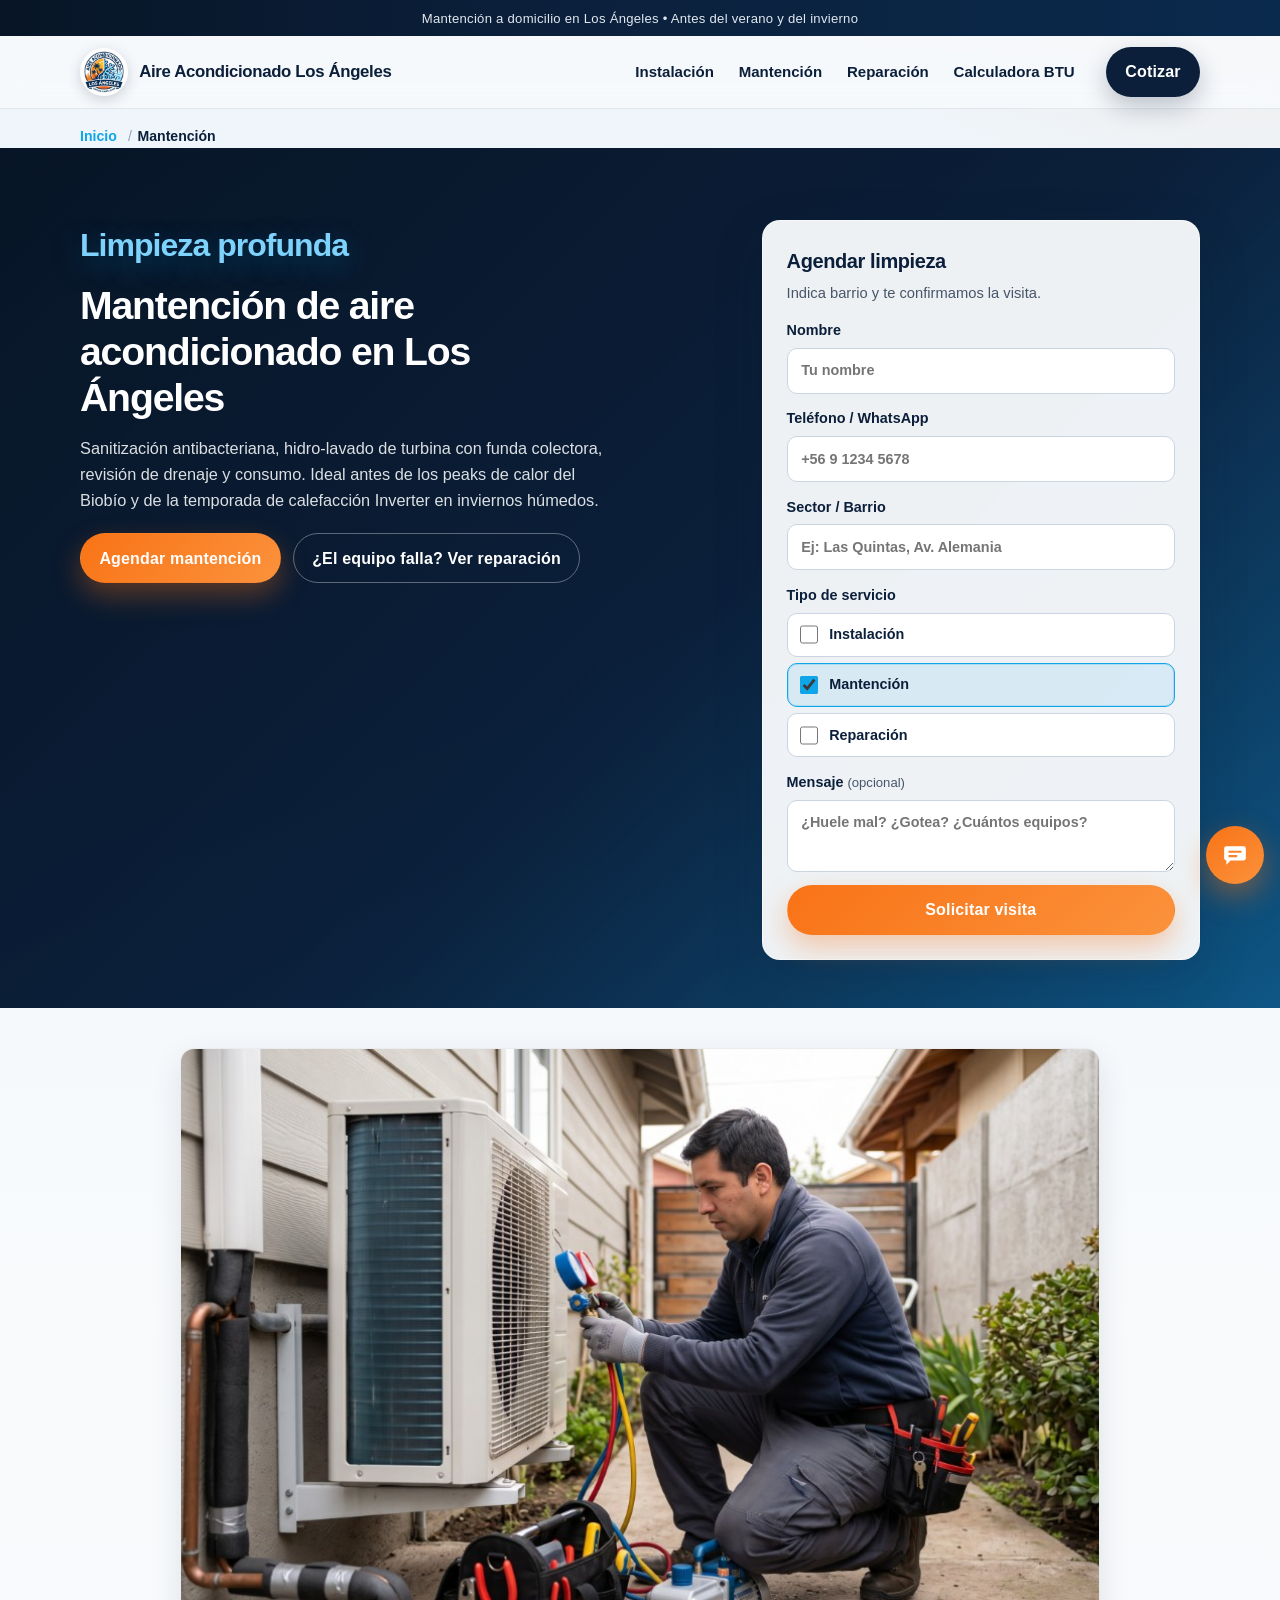
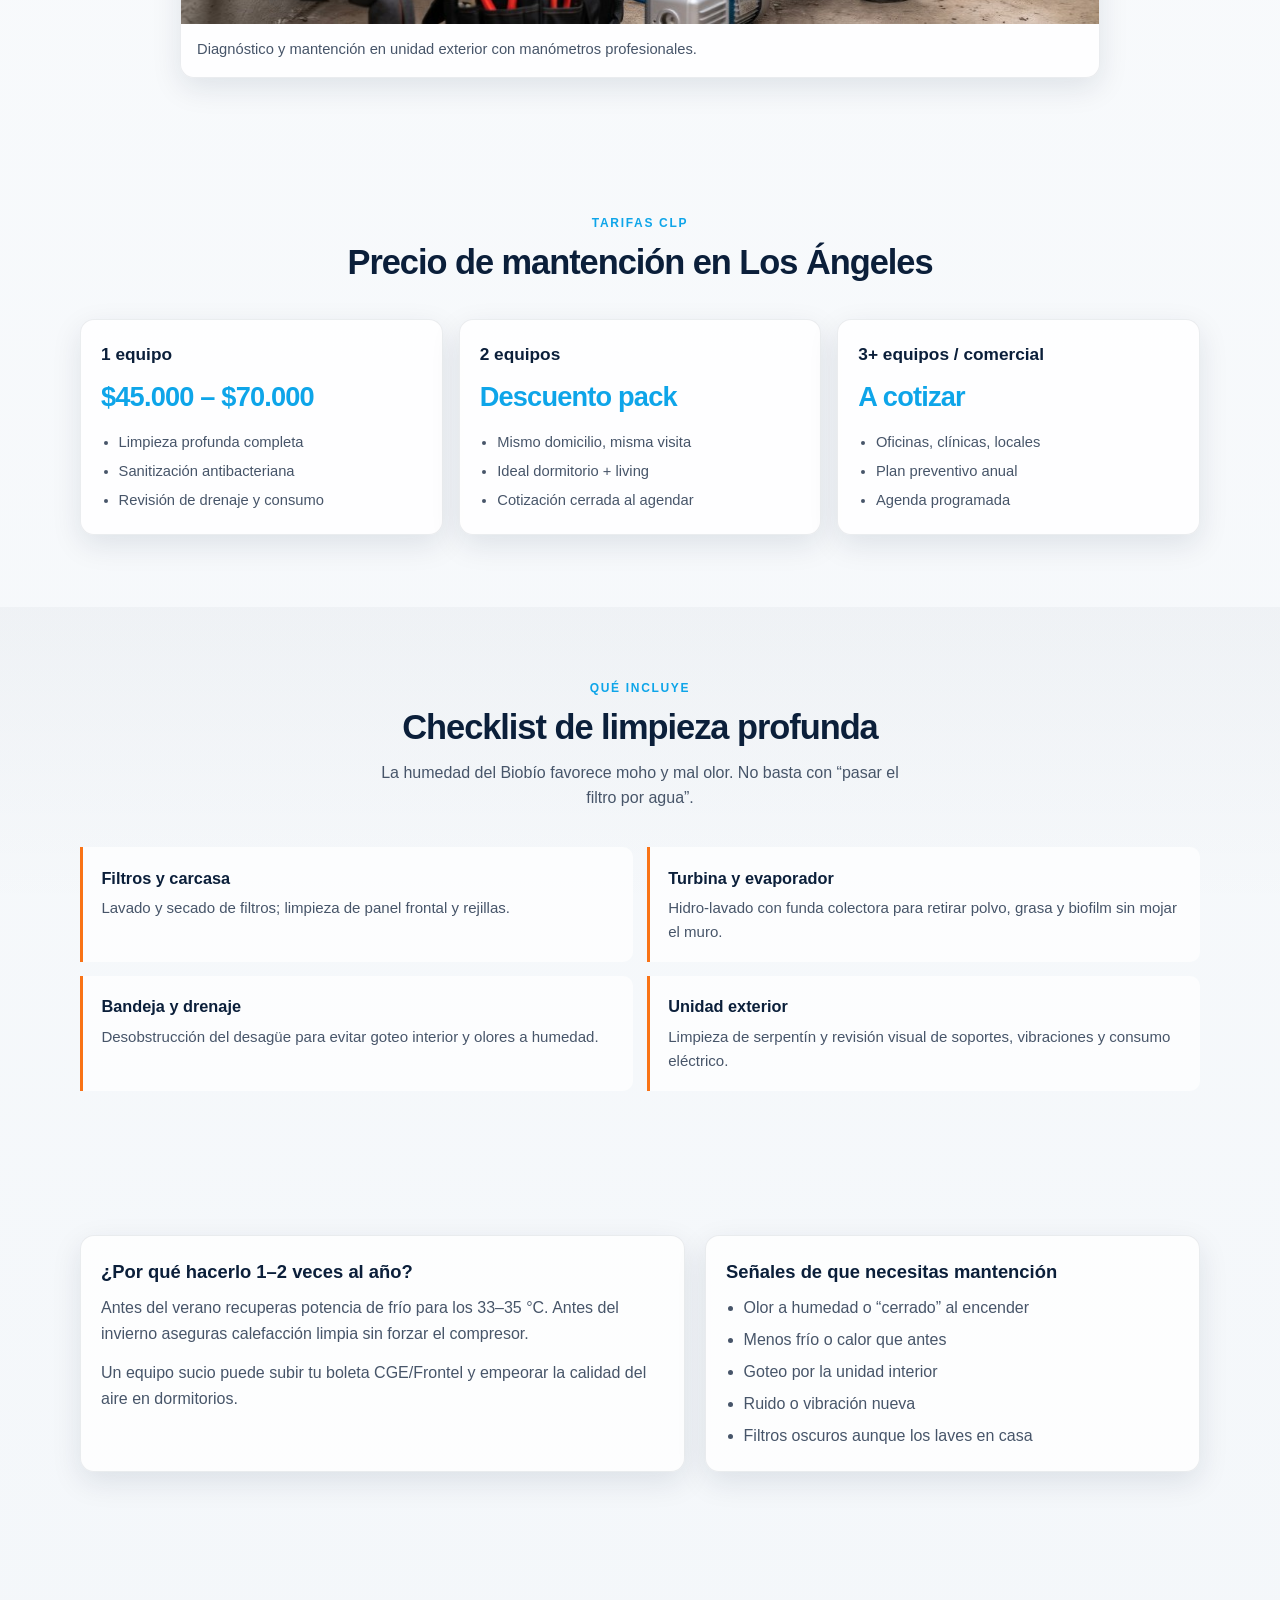
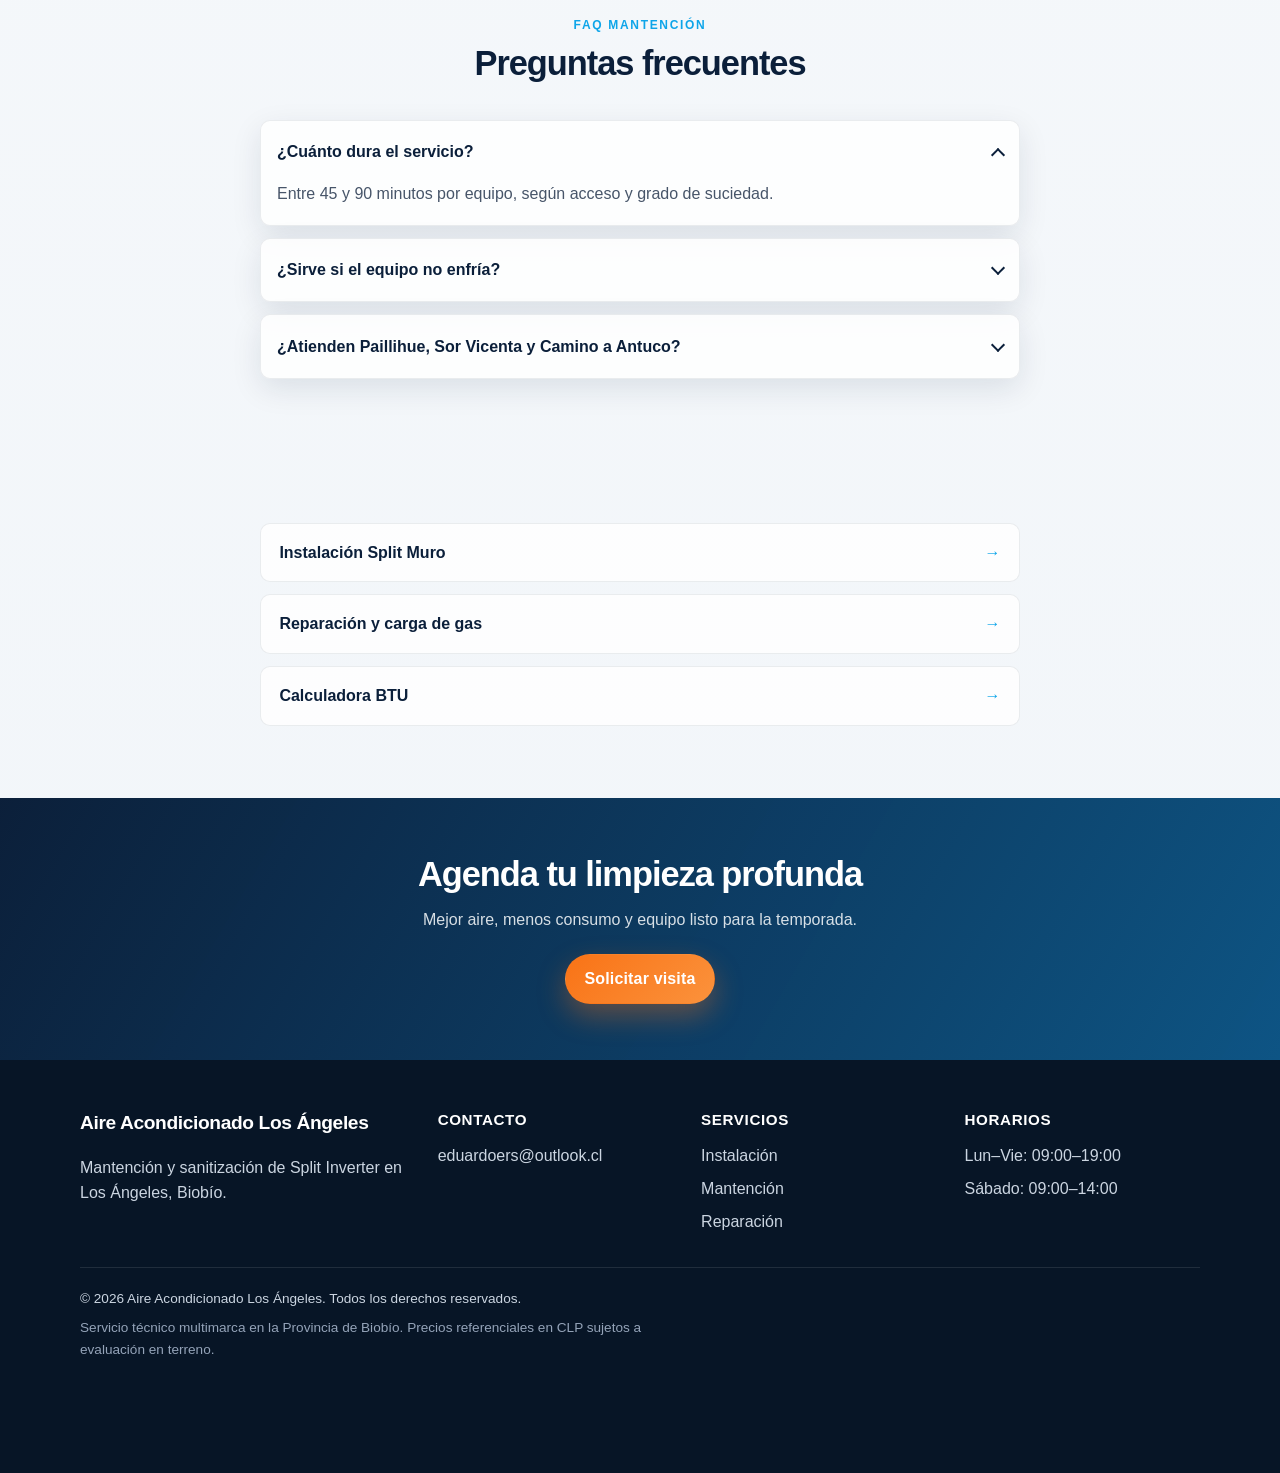
<file: mantencion-aire-acondicionado-los-angeles/index.html>
﻿<!DOCTYPE html>
<html lang="es-CL">
<head>
  <meta charset="UTF-8">
  <meta name="viewport" content="width=device-width, initial-scale=1.0">
  <title>Mantención de Aire Acondicionado en Los Ángeles | Limpieza Profunda</title>
  <meta name="description" content="Mantención y limpieza profunda de aire acondicionado en Los Ángeles desde $45.000–$70.000 CLP. Sanitización, turbina, drenaje y ahorro en boleta eléctrica. Agenda aquí.">
  <meta name="robots" content="index, follow, max-image-preview:large, max-snippet:-1">
  <link rel="canonical" href="https://climatizacionlosangeles.cl/mantencion-aire-acondicionado-los-angeles/">

  <meta property="og:type" content="website">
  <meta property="og:locale" content="es_CL">
  <meta property="og:url" content="https://climatizacionlosangeles.cl/mantencion-aire-acondicionado-los-angeles/">
  <meta property="og:title" content="Mantención de Aire Acondicionado en Los Ángeles | Limpieza Profunda">
  <meta property="og:description" content="Limpieza profunda, sanitización antibacteriana y revisión de consumo. Precios referenciales en CLP.">
  <meta property="og:site_name" content="Aire Acondicionado Los Ángeles">
  <meta property="og:image" content="https://climatizacionlosangeles.cl/img/og-clima-los-angeles.jpg">
  <meta name="twitter:card" content="summary_large_image">

  <meta name="geo.region" content="CL-BI">
  <meta name="geo.placename" content="Los Ángeles">
  <meta name="theme-color" content="#0B1F3A">
  <link rel="icon" href="../img/favicon.svg" type="image/svg+xml">
  <link rel="preload" href="../css/styles.css" as="style">
  <link rel="stylesheet" href="../css/styles.css">

  <script type="application/ld+json">
  {
    "@context": "https://schema.org",
    "@graph": [
      {
        "@type": "Service",
        "@id": "https://climatizacionlosangeles.cl/mantencion-aire-acondicionado-los-angeles/#service",
        "name": "Mantención Preventiva y Limpieza Profunda de Aire Acondicionado en Los Ángeles",
        "serviceType": "Mantención de aire acondicionado",
        "url": "https://climatizacionlosangeles.cl/mantencion-aire-acondicionado-los-angeles/",
        "description": "Sanitización antibacteriana, limpieza de filtros, turbina y unidad exterior, revisión de drenaje y consumo eléctrico en Los Ángeles, Biobío.",
        "provider": {
          "@type": "HVACBusiness",
          "@id": "https://climatizacionlosangeles.cl/#business",
          "name": "Aire Acondicionado Los Ángeles",
          "url": "https://climatizacionlosangeles.cl/",
          "email": "eduardoers@outlook.cl"
        },
        "areaServed": { "@type": "City", "name": "Los Ángeles" },
        "offers": {
          "@type": "Offer",
          "priceCurrency": "CLP",
          "priceSpecification": {
            "@type": "PriceSpecification",
            "minPrice": 45000,
            "maxPrice": 70000,
            "priceCurrency": "CLP",
            "description": "Limpieza profunda por equipo"
          }
        }
      },
      {
        "@type": "BreadcrumbList",
        "itemListElement": [
          { "@type": "ListItem", "position": 1, "name": "Inicio", "item": "https://climatizacionlosangeles.cl/" },
          { "@type": "ListItem", "position": 2, "name": "Mantención de Aire Acondicionado", "item": "https://climatizacionlosangeles.cl/mantencion-aire-acondicionado-los-angeles/" }
        ]
      },
      {
        "@type": "FAQPage",
        "mainEntity": [
          {
            "@type": "Question",
            "name": "¿Cuánto cuesta la mantención de un aire acondicionado en Los Ángeles?",
            "acceptedAnswer": {
              "@type": "Answer",
              "text": "La limpieza profunda tiene valor referencial desde $45.000 a $70.000 CLP por equipo, según acceso y estado del sistema. Hay descuentos por 2 o más equipos en el mismo domicilio."
            }
          },
          {
            "@type": "Question",
            "name": "¿Cada cuánto se debe hacer mantención?",
            "acceptedAnswer": {
              "@type": "Answer",
              "text": "Se recomienda 1 o 2 veces al año: antes del verano (modo frío) y antes del invierno (calefacción Inverter). En Los Ángeles la humedad favorece moho en turbina y bandeja."
            }
          },
          {
            "@type": "Question",
            "name": "¿La mantención baja el consumo eléctrico?",
            "acceptedAnswer": {
              "@type": "Answer",
              "text": "Sí. Filtros y turbina sucios obligan al equipo a trabajar más. Una limpieza profunda puede recuperar entre 20% y 30% de eficiencia percibida y mejorar la calidad del aire."
            }
          }
        ]
      }
    ]
  }
  </script>
</head>
<body>
  <a class="skip-link" href="#contenido">Saltar al contenido</a>

  <div class="topbar" role="region" aria-label="Aviso de atención">
    <p>Mantención a domicilio en Los Ángeles • Antes del verano y del invierno</p>
  </div>

  <header class="site-header">
    <div class="nav-wrap">
      <a class="brand" href="/" aria-label="Aire Acondicionado Los Ángeles - Inicio">
        <img class="brand-mark" src="../img/logo-aire-acondicionado-los-angeles.jpg" width="48" height="48" alt="Logo Aire Acondicionado Los Ángeles - Servicio y Reparación" decoding="async">
        <span class="brand-text" data-brand-name>Aire Acondicionado Los Ángeles</span>
      </a>
      <button class="nav-toggle" type="button" aria-expanded="false" aria-controls="nav-menu" aria-label="Abrir menú">
        <span></span><span></span><span></span>
      </button>
      <nav class="nav" id="nav-menu" aria-label="Navegación principal">
        <ul class="nav-list">
          <li><a href="/instalacion-aire-acondicionado-los-angeles/">Instalación</a></li>
          <li><a href="/mantencion-aire-acondicionado-los-angeles/" aria-current="page">Mantención</a></li>
          <li><a href="/reparacion-aire-acondicionado-los-angeles/">Reparación</a></li>
          <li><a href="/calculadora-btu-aire-acondicionado/">Calculadora BTU</a></li>
        </ul>
        <div class="nav-cta">
          <a class="btn btn-ghost btn-call" data-phone-only data-phone-link href="#contacto">Llamar</a>
          <a class="btn btn-primary" href="#contacto" data-scroll-contact="nav">Cotizar</a>
        </div>
      </nav>
    </div>
  </header>

  <nav class="breadcrumbs" aria-label="Miga de pan">
    <ol>
      <li><a href="/">Inicio</a></li>
      <li><span aria-current="page">Mantención</span></li>
    </ol>
  </nav>

  <main id="contenido">
    <section class="page-hero" aria-labelledby="hero-title">
      <div class="hero-inner">
        <div class="hero-copy">
          <p class="brand-kicker">Limpieza profunda</p>
          <h1 id="hero-title">Mantención de aire acondicionado en Los Ángeles</h1>
          <p class="hero-lead">
            Sanitización antibacteriana, hidro-lavado de turbina con funda colectora, revisión de drenaje y consumo. Ideal antes de los peaks de calor del Biobío y de la temporada de calefacción Inverter en inviernos húmedos.
          </p>
          <div class="hero-actions">
            <a class="btn btn-accent" href="#contacto" data-scroll-contact="hero">Agendar mantención</a>
            <a class="btn btn-ghost-light" href="/reparacion-aire-acondicionado-los-angeles/">¿El equipo falla? Ver reparación</a>
          </div>
        </div>
        <div class="hero-form-wrap" id="contacto">
          <form class="quote-form compact" id="quote-form" data-origin="mantencion_page" novalidate>
            <h2 class="form-title">Agendar limpieza</h2>
            <p class="form-sub">Indica barrio y te confirmamos la visita.</p>
            <label><span>Nombre</span><input type="text" name="nombre" autocomplete="name" required placeholder="Tu nombre"></label>
            <label><span>Teléfono / WhatsApp</span><input type="tel" name="telefono" autocomplete="tel" required placeholder="+56 9 1234 5678" inputmode="tel"></label>
            <label><span>Sector / Barrio</span><input type="text" name="sector" required placeholder="Ej: Las Quintas, Av. Alemania"></label>
            <fieldset class="service-checks">
              <legend>Tipo de servicio</legend>
              <label class="service-check">
                <input type="checkbox" name="servicio" value="Instalación">
                <span>Instalación</span>
              </label>
              <label class="service-check">
                <input type="checkbox" name="servicio" value="Mantención" checked>
                <span>Mantención</span>
              </label>
              <label class="service-check">
                <input type="checkbox" name="servicio" value="Reparación">
                <span>Reparación</span>
              </label>
            </fieldset>
            <label><span>Mensaje <em class="optional">(opcional)</em></span><textarea name="mensaje" rows="2" placeholder="¿Huele mal? ¿Gotea? ¿Cuántos equipos?"></textarea></label>
            <button class="btn btn-accent btn-block" type="submit">Solicitar visita</button>
            <p class="form-status" data-form-status hidden></p>
          </form>
        </div>
      </div>
    </section>

    <section class="media-band" style="padding-top:2.5rem" aria-label="Foto de mantención">
      <div class="container">
        <figure class="media-card" style="max-width:920px;margin-inline:auto">
          <img src="../img/tecnico-mantencion-unidad-exterior.jpg" width="920" height="575" alt="Técnico realizando mantención de unidad exterior de aire acondicionado en Los Ángeles" loading="lazy" decoding="async">
          <figcaption>Diagnóstico y mantención en unidad exterior con manómetros profesionales.</figcaption>
        </figure>
      </div>
    </section>

    <section class="section" aria-labelledby="precios-title">
      <div class="container">
        <header class="section-head">
          <p class="eyebrow">Tarifas CLP</p>
          <h2 id="precios-title">Precio de mantención en Los Ángeles</h2>
        </header>
        <div class="price-grid">
          <article class="price-card">
            <h3>1 equipo</h3>
            <p class="price">$45.000 – $70.000</p>
            <ul>
              <li>Limpieza profunda completa</li>
              <li>Sanitización antibacteriana</li>
              <li>Revisión de drenaje y consumo</li>
            </ul>
          </article>
          <article class="price-card">
            <h3>2 equipos</h3>
            <p class="price">Descuento pack</p>
            <ul>
              <li>Mismo domicilio, misma visita</li>
              <li>Ideal dormitorio + living</li>
              <li>Cotización cerrada al agendar</li>
            </ul>
          </article>
          <article class="price-card">
            <h3>3+ equipos / comercial</h3>
            <p class="price">A cotizar</p>
            <ul>
              <li>Oficinas, clínicas, locales</li>
              <li>Plan preventivo anual</li>
              <li>Agenda programada</li>
            </ul>
          </article>
        </div>
      </div>
    </section>

    <section class="section guide-section" aria-labelledby="checklist-title">
      <div class="container">
        <header class="section-head">
          <p class="eyebrow">Qué incluye</p>
          <h2 id="checklist-title">Checklist de limpieza profunda</h2>
          <p class="section-lead">La humedad del Biobío favorece moho y mal olor. No basta con “pasar el filtro por agua”.</p>
        </header>
        <div class="check-grid cols-2">
          <article class="check-card">
            <h3>Filtros y carcasa</h3>
            <p>Lavado y secado de filtros; limpieza de panel frontal y rejillas.</p>
          </article>
          <article class="check-card">
            <h3>Turbina y evaporador</h3>
            <p>Hidro-lavado con funda colectora para retirar polvo, grasa y biofilm sin mojar el muro.</p>
          </article>
          <article class="check-card">
            <h3>Bandeja y drenaje</h3>
            <p>Desobstrucción del desagüe para evitar goteo interior y olores a humedad.</p>
          </article>
          <article class="check-card">
            <h3>Unidad exterior</h3>
            <p>Limpieza de serpentín y revisión visual de soportes, vibraciones y consumo eléctrico.</p>
          </article>
        </div>
      </div>
    </section>

    <section class="section" aria-labelledby="por-que-title">
      <div class="container content-grid two">
        <div class="prose-block">
          <h3 id="por-que-title">¿Por qué hacerlo 1–2 veces al año?</h3>
          <p>Antes del verano recuperas potencia de frío para los 33–35 °C. Antes del invierno aseguras calefacción limpia sin forzar el compresor.</p>
          <p>Un equipo sucio puede subir tu boleta CGE/Frontel y empeorar la calidad del aire en dormitorios.</p>
        </div>
        <div class="prose-block">
          <h3>Señales de que necesitas mantención</h3>
          <ul>
            <li>Olor a humedad o “cerrado” al encender</li>
            <li>Menos frío o calor que antes</li>
            <li>Goteo por la unidad interior</li>
            <li>Ruido o vibración nueva</li>
            <li>Filtros oscuros aunque los laves en casa</li>
          </ul>
        </div>
      </div>
    </section>

    <section class="section faq-section" aria-labelledby="faq-title">
      <div class="container narrow">
        <header class="section-head">
          <p class="eyebrow">FAQ mantención</p>
          <h2 id="faq-title">Preguntas frecuentes</h2>
        </header>
        <div class="faq-list">
          <details class="faq-item" open>
            <summary>¿Cuánto dura el servicio?</summary>
            <p>Entre 45 y 90 minutos por equipo, según acceso y grado de suciedad.</p>
          </details>
          <details class="faq-item">
            <summary>¿Sirve si el equipo no enfría?</summary>
            <p>A veces sí (filtros/turbina). Si hay fuga de gas o falla electrónica, derivamos a <a href="/reparacion-aire-acondicionado-los-angeles/">reparación</a>.</p>
          </details>
          <details class="faq-item">
            <summary>¿Atienden Paillihue, Sor Vicenta y Camino a Antuco?</summary>
            <p>Sí. Cobertura urbana y rural de Los Ángeles, con agenda a Laja, Nacimiento y Mulchén.</p>
          </details>
        </div>
      </div>
    </section>

    <section class="section">
      <div class="container narrow">
        <div class="related-links">
          <a href="/instalacion-aire-acondicionado-los-angeles/">Instalación Split Muro <span>→</span></a>
          <a href="/reparacion-aire-acondicionado-los-angeles/">Reparación y carga de gas <span>→</span></a>
          <a href="/calculadora-btu-aire-acondicionado/">Calculadora BTU <span>→</span></a>
        </div>
      </div>
    </section>

    <section class="cta-band" aria-labelledby="cta-title">
      <div class="container cta-inner">
        <h2 id="cta-title">Agenda tu limpieza profunda</h2>
        <p>Mejor aire, menos consumo y equipo listo para la temporada.</p>
        <div class="cta-actions">
          <a class="btn btn-accent" href="#contacto" data-scroll-contact="cta">Solicitar visita</a>
        </div>
      </div>
    </section>
  </main>

  <footer class="site-footer">
    <div class="container footer-grid">
      <div>
        <p class="footer-brand" data-brand-name>Aire Acondicionado Los Ángeles</p>
        <p>Mantención y sanitización de Split Inverter en Los Ángeles, Biobío.</p>
      </div>
      <div>
        <h2 class="footer-heading">Contacto</h2>
        <ul class="footer-list">
          <li data-phone-only><a data-phone-link href="#contacto"><span data-phone-text></span></a></li>
          <li><a data-email-link href="mailto:eduardoers@outlook.cl"><span data-email-text>eduardoers@outlook.cl</span></a></li>
        </ul>
      </div>
      <div>
        <h2 class="footer-heading">Servicios</h2>
        <ul class="footer-list">
          <li><a href="/instalacion-aire-acondicionado-los-angeles/">Instalación</a></li>
          <li><a href="/mantencion-aire-acondicionado-los-angeles/">Mantención</a></li>
          <li><a href="/reparacion-aire-acondicionado-los-angeles/">Reparación</a></li>
        </ul>
      </div>
      <div>
        <h2 class="footer-heading">Horarios</h2>
        <ul class="footer-list">
          <li>Lun–Vie: 09:00–19:00</li>
          <li>Sábado: 09:00–14:00</li>
        </ul>
      </div>
    </div>
    <div class="footer-bottom">
      <p>&copy; <span id="year"></span> <span data-brand-name>Aire Acondicionado Los Ángeles</span>. Todos los derechos reservados.</p>
      <p class="legal">Servicio técnico multimarca en la Provincia de Biobío. Precios referenciales en CLP sujetos a evaluación en terreno.</p>
    </div>
  </footer>

  <a class="contact-float" href="#contacto" data-scroll-contact="float" aria-label="Ir al formulario">
    <svg viewBox="0 0 24 24" width="26" height="26" aria-hidden="true"><path fill="currentColor" d="M4 4h16a2 2 0 0 1 2 2v9a2 2 0 0 1-2 2H8l-4 4v-4H4a2 2 0 0 1-2-2V6a2 2 0 0 1 2-2zm2 4v2h12V8H6zm0 4v2h8v-2H6z"/></svg>
  </a>
  <script src="../js/main.js" defer></script>
</body>
</html>
</file>
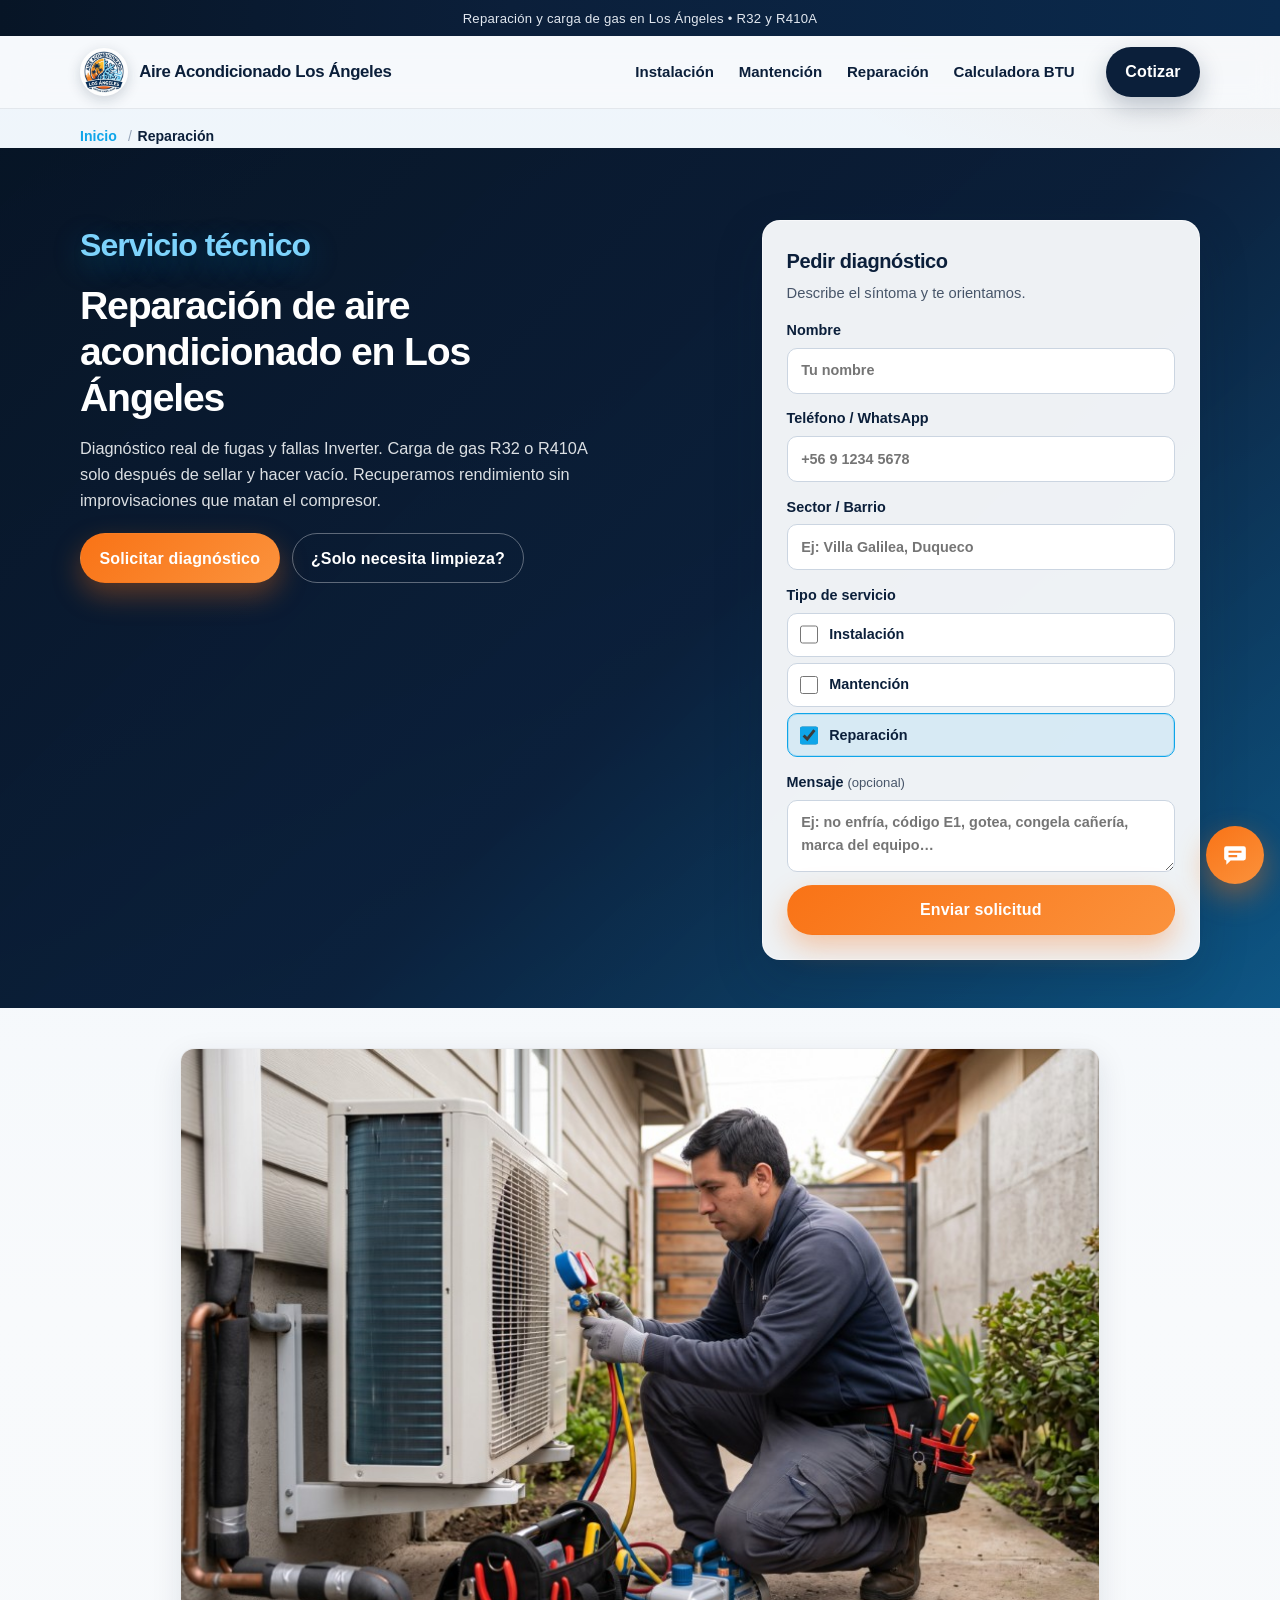
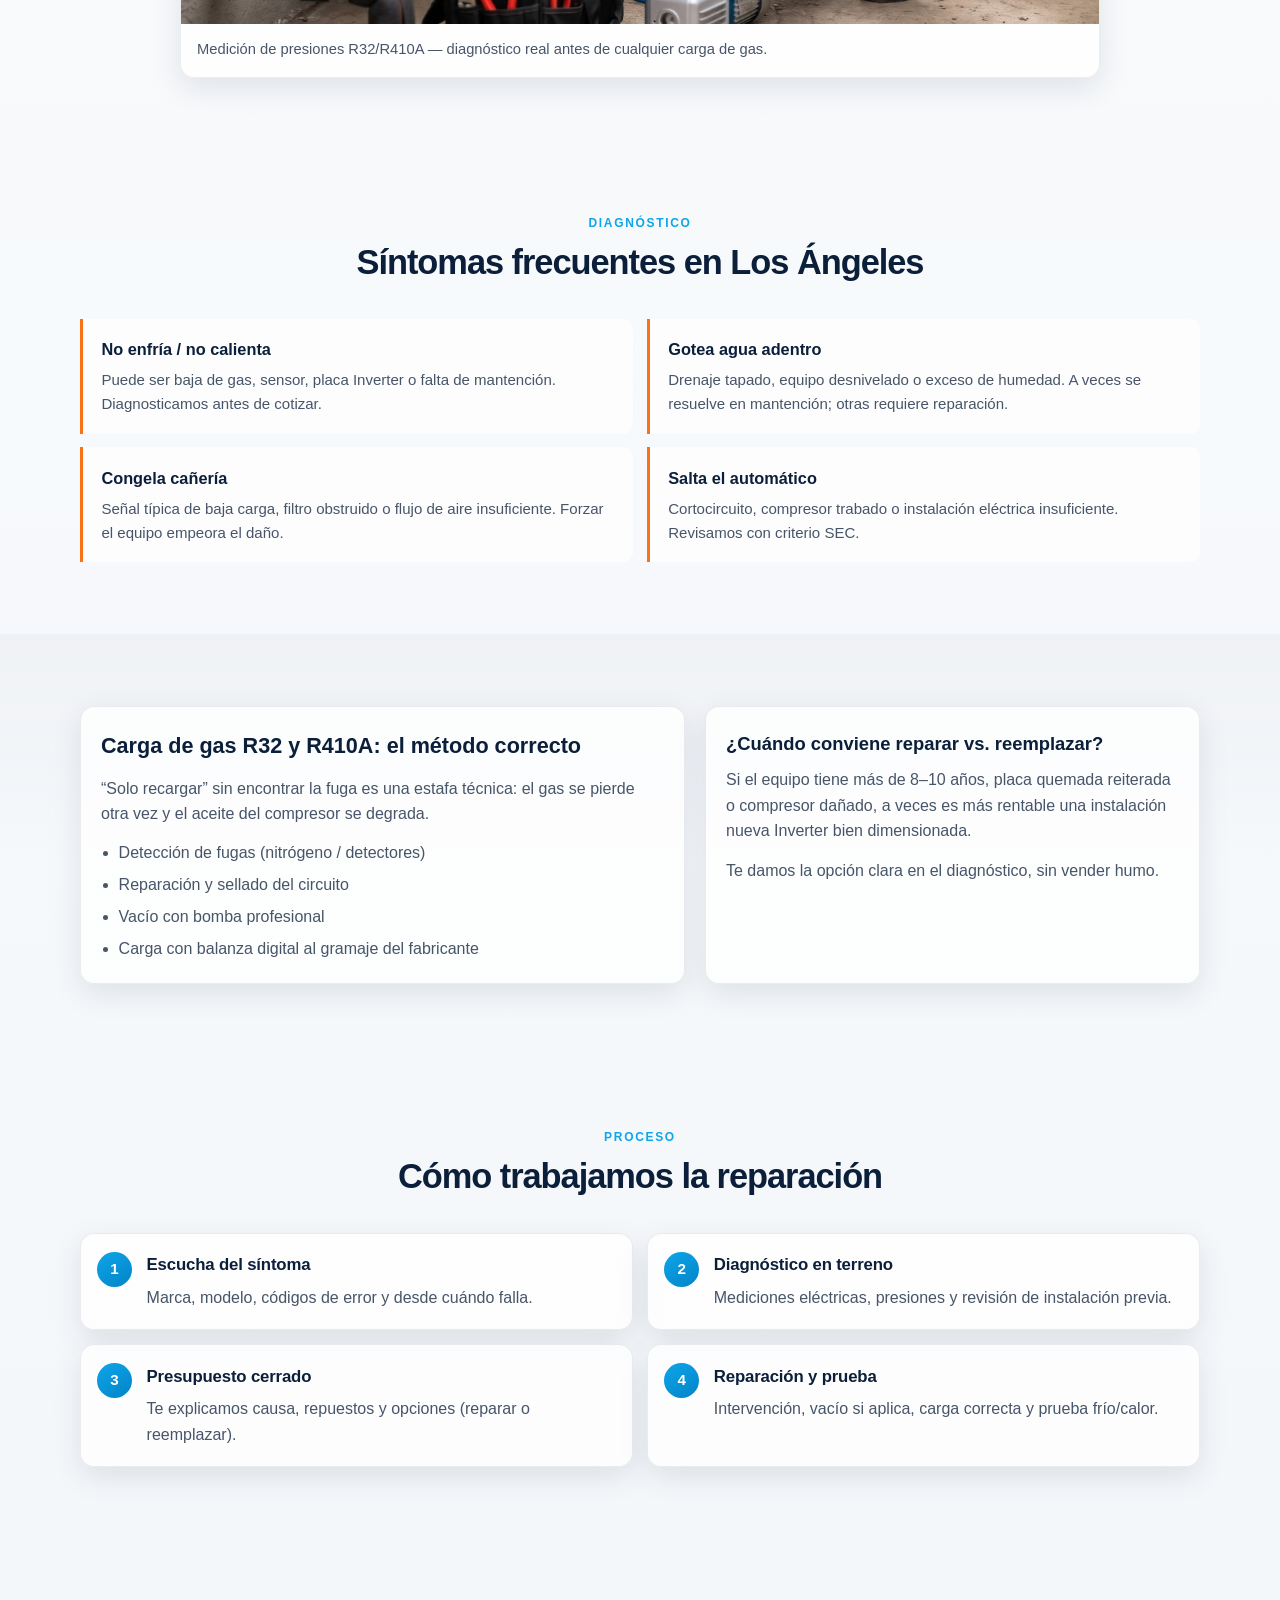
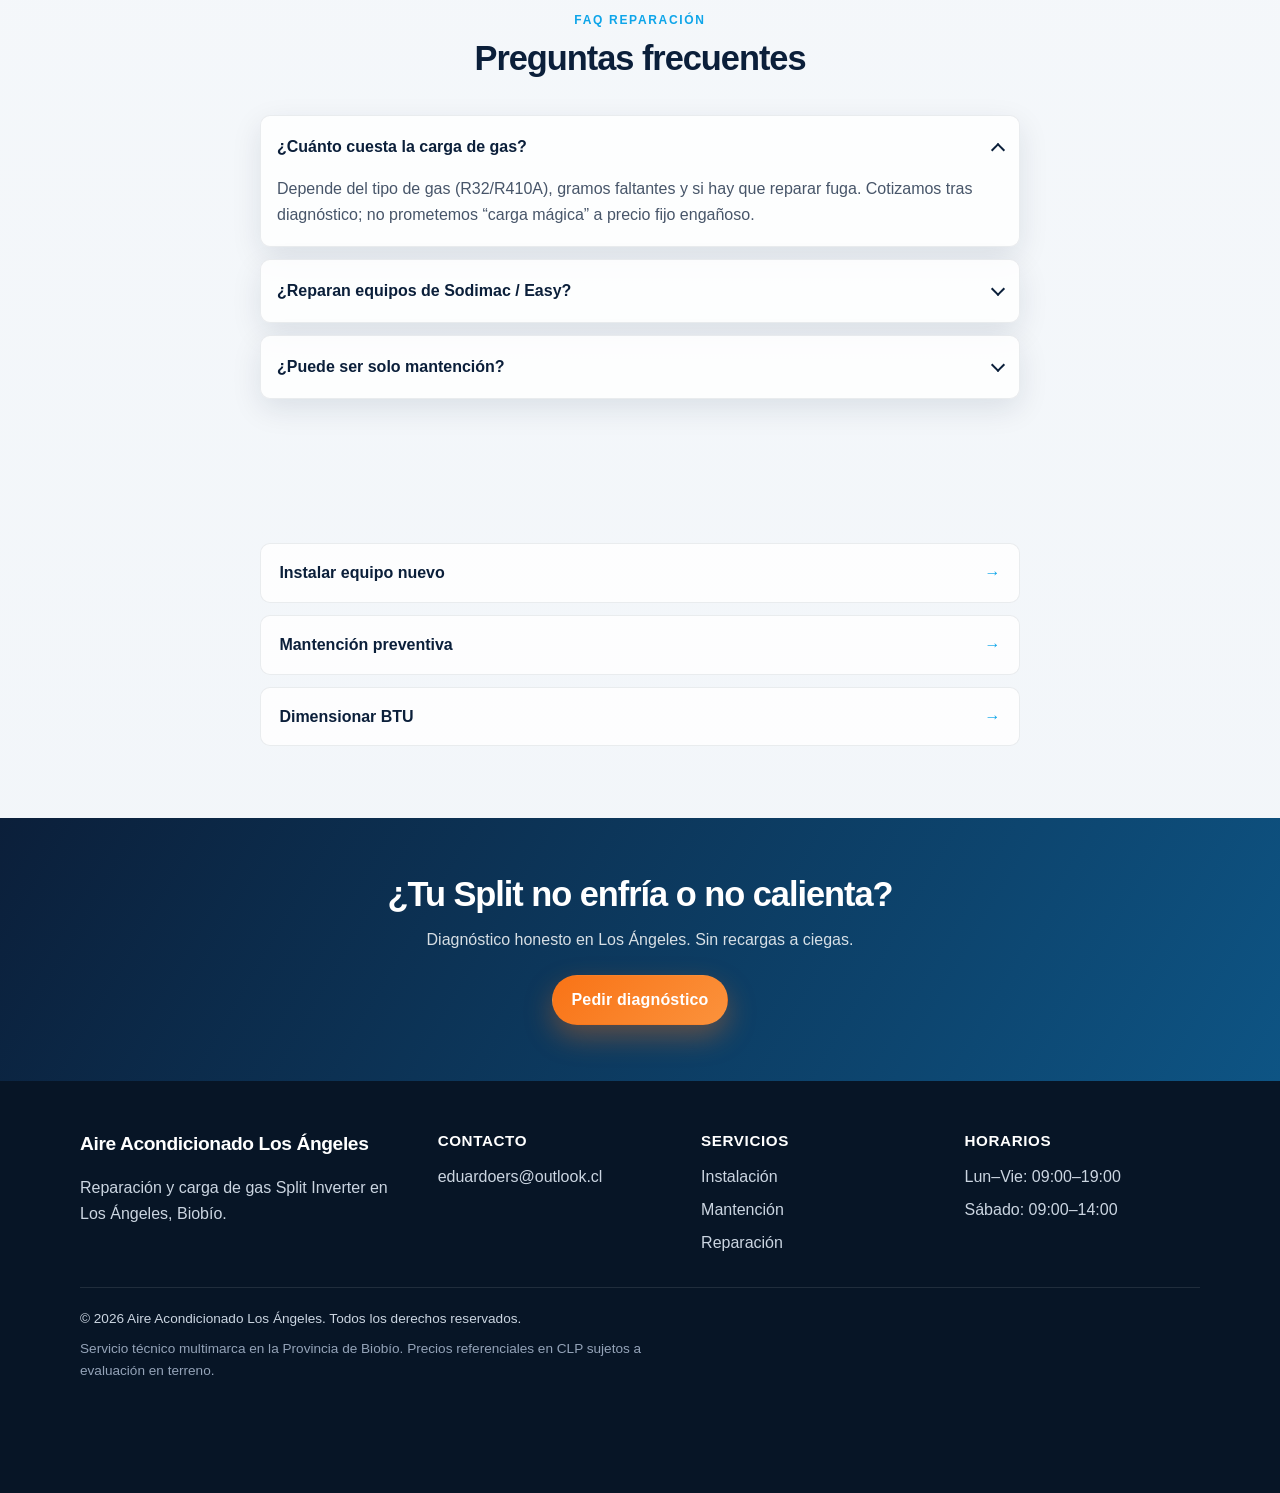
<file: reparacion-aire-acondicionado-los-angeles/index.html>
﻿<!DOCTYPE html>
<html lang="es-CL">
<head>
  <meta charset="UTF-8">
  <meta name="viewport" content="width=device-width, initial-scale=1.0">
  <title>Reparación de Aire Acondicionado en Los Ángeles | Carga de Gas R32</title>
  <meta name="description" content="Reparación y carga de gas de aire acondicionado en Los Ángeles. Detección de fugas, R32 y R410A con balanza digital, fallas Inverter. Servicio técnico a domicilio.">
  <meta name="robots" content="index, follow, max-image-preview:large, max-snippet:-1">
  <link rel="canonical" href="https://climatizacionlosangeles.cl/reparacion-aire-acondicionado-los-angeles/">

  <meta property="og:type" content="website">
  <meta property="og:locale" content="es_CL">
  <meta property="og:url" content="https://climatizacionlosangeles.cl/reparacion-aire-acondicionado-los-angeles/">
  <meta property="og:title" content="Reparación de Aire Acondicionado en Los Ángeles | Carga de Gas">
  <meta property="og:description" content="Diagnóstico de fugas, carga R32/R410A y reparación de fallas electrónicas Inverter en Los Ángeles.">
  <meta property="og:site_name" content="Aire Acondicionado Los Ángeles">
  <meta property="og:image" content="https://climatizacionlosangeles.cl/img/og-clima-los-angeles.jpg">
  <meta name="twitter:card" content="summary_large_image">

  <meta name="geo.region" content="CL-BI">
  <meta name="geo.placename" content="Los Ángeles">
  <meta name="theme-color" content="#0B1F3A">
  <link rel="icon" href="../img/favicon.svg" type="image/svg+xml">
  <link rel="preload" href="../css/styles.css" as="style">
  <link rel="stylesheet" href="../css/styles.css">

  <script type="application/ld+json">
  {
    "@context": "https://schema.org",
    "@graph": [
      {
        "@type": "Service",
        "@id": "https://climatizacionlosangeles.cl/reparacion-aire-acondicionado-los-angeles/#service",
        "name": "Reparación y Carga de Gas de Aire Acondicionado en Los Ángeles",
        "serviceType": "Reparación de aire acondicionado",
        "url": "https://climatizacionlosangeles.cl/reparacion-aire-acondicionado-los-angeles/",
        "description": "Diagnóstico de fallas electrónicas, detección de fugas y recarga de gases ecológicos R32 y R410A con balanza digital en Los Ángeles, Biobío.",
        "provider": {
          "@type": "HVACBusiness",
          "@id": "https://climatizacionlosangeles.cl/#business",
          "name": "Aire Acondicionado Los Ángeles",
          "url": "https://climatizacionlosangeles.cl/",
          "email": "eduardoers@outlook.cl"
        },
        "areaServed": { "@type": "City", "name": "Los Ángeles" },
        "offers": {
          "@type": "Offer",
          "priceCurrency": "CLP",
          "description": "Diagnóstico y reparación a cotizar según falla; carga de gas solo tras sellar fugas"
        }
      },
      {
        "@type": "BreadcrumbList",
        "itemListElement": [
          { "@type": "ListItem", "position": 1, "name": "Inicio", "item": "https://climatizacionlosangeles.cl/" },
          { "@type": "ListItem", "position": 2, "name": "Reparación y Carga de Gas", "item": "https://climatizacionlosangeles.cl/reparacion-aire-acondicionado-los-angeles/" }
        ]
      },
      {
        "@type": "FAQPage",
        "mainEntity": [
          {
            "@type": "Question",
            "name": "¿Por qué no conviene solo “cargar gas” sin reparar la fuga?",
            "acceptedAnswer": {
              "@type": "Answer",
              "text": "Porque el refrigerante se vuelve a perder, el compresor trabaja en vacío o con aceite contaminado y la falla se agrava. El procedimiento correcto es detectar y sellar la fuga, hacer vacío y recién entonces cargar R32 o R410A con balanza digital."
            }
          },
          {
            "@type": "Question",
            "name": "¿Qué síntomas indican que necesito reparación?",
            "acceptedAnswer": {
              "@type": "Answer",
              "text": "No enfría o no calienta, gotea agua adentro, congela cañerías, salta el automático, muestra código de error o hace ruidos metálicos. En Los Ángeles también es frecuente pérdida de rendimiento tras varias temporadas sin mantención."
            }
          },
          {
            "@type": "Question",
            "name": "¿Atienden Anwo, Midea, Samsung, Clark y Daikin?",
            "acceptedAnswer": {
              "@type": "Answer",
              "text": "Sí. Somos servicio técnico independiente multimarca para Split Inverter residenciales y comerciales en Los Ángeles y comunas cercanas."
            }
          }
        ]
      }
    ]
  }
  </script>
</head>
<body>
  <a class="skip-link" href="#contenido">Saltar al contenido</a>

  <div class="topbar" role="region" aria-label="Aviso de atención">
    <p>Reparación y carga de gas en Los Ángeles • R32 y R410A</p>
  </div>

  <header class="site-header">
    <div class="nav-wrap">
      <a class="brand" href="/" aria-label="Aire Acondicionado Los Ángeles - Inicio">
        <img class="brand-mark" src="../img/logo-aire-acondicionado-los-angeles.jpg" width="48" height="48" alt="Logo Aire Acondicionado Los Ángeles - Servicio y Reparación" decoding="async">
        <span class="brand-text" data-brand-name>Aire Acondicionado Los Ángeles</span>
      </a>
      <button class="nav-toggle" type="button" aria-expanded="false" aria-controls="nav-menu" aria-label="Abrir menú">
        <span></span><span></span><span></span>
      </button>
      <nav class="nav" id="nav-menu" aria-label="Navegación principal">
        <ul class="nav-list">
          <li><a href="/instalacion-aire-acondicionado-los-angeles/">Instalación</a></li>
          <li><a href="/mantencion-aire-acondicionado-los-angeles/">Mantención</a></li>
          <li><a href="/reparacion-aire-acondicionado-los-angeles/" aria-current="page">Reparación</a></li>
          <li><a href="/calculadora-btu-aire-acondicionado/">Calculadora BTU</a></li>
        </ul>
        <div class="nav-cta">
          <a class="btn btn-ghost btn-call" data-phone-only data-phone-link href="#contacto">Llamar</a>
          <a class="btn btn-primary" href="#contacto" data-scroll-contact="nav">Cotizar</a>
        </div>
      </nav>
    </div>
  </header>

  <nav class="breadcrumbs" aria-label="Miga de pan">
    <ol>
      <li><a href="/">Inicio</a></li>
      <li><span aria-current="page">Reparación</span></li>
    </ol>
  </nav>

  <main id="contenido">
    <section class="page-hero" aria-labelledby="hero-title">
      <div class="hero-inner">
        <div class="hero-copy">
          <p class="brand-kicker">Servicio técnico</p>
          <h1 id="hero-title">Reparación de aire acondicionado en Los Ángeles</h1>
          <p class="hero-lead">
            Diagnóstico real de fugas y fallas Inverter. Carga de gas R32 o R410A solo después de sellar y hacer vacío. Recuperamos rendimiento sin improvisaciones que matan el compresor.
          </p>
          <div class="hero-actions">
            <a class="btn btn-accent" href="#contacto" data-scroll-contact="hero">Solicitar diagnóstico</a>
            <a class="btn btn-ghost-light" href="/mantencion-aire-acondicionado-los-angeles/">¿Solo necesita limpieza?</a>
          </div>
        </div>
        <div class="hero-form-wrap" id="contacto">
          <form class="quote-form compact" id="quote-form" data-origin="reparacion_page" novalidate>
            <h2 class="form-title">Pedir diagnóstico</h2>
            <p class="form-sub">Describe el síntoma y te orientamos.</p>
            <label><span>Nombre</span><input type="text" name="nombre" autocomplete="name" required placeholder="Tu nombre"></label>
            <label><span>Teléfono / WhatsApp</span><input type="tel" name="telefono" autocomplete="tel" required placeholder="+56 9 1234 5678" inputmode="tel"></label>
            <label><span>Sector / Barrio</span><input type="text" name="sector" required placeholder="Ej: Villa Galilea, Duqueco"></label>
            <fieldset class="service-checks">
              <legend>Tipo de servicio</legend>
              <label class="service-check">
                <input type="checkbox" name="servicio" value="Instalación">
                <span>Instalación</span>
              </label>
              <label class="service-check">
                <input type="checkbox" name="servicio" value="Mantención">
                <span>Mantención</span>
              </label>
              <label class="service-check">
                <input type="checkbox" name="servicio" value="Reparación" checked>
                <span>Reparación</span>
              </label>
            </fieldset>
            <label><span>Mensaje <em class="optional">(opcional)</em></span><textarea name="mensaje" rows="2" placeholder="Ej: no enfría, código E1, gotea, congela cañería, marca del equipo…"></textarea></label>
            <button class="btn btn-accent btn-block" type="submit">Enviar solicitud</button>
            <p class="form-status" data-form-status hidden></p>
          </form>
        </div>
      </div>
    </section>

    <section class="media-band" style="padding-top:2.5rem" aria-label="Foto de reparación">
      <div class="container">
        <figure class="media-card" style="max-width:920px;margin-inline:auto">
          <img src="../img/tecnico-mantencion-unidad-exterior.jpg" width="920" height="575" alt="Técnico midiendo presión de gas refrigerante en aire acondicionado en Los Ángeles" loading="lazy" decoding="async">
          <figcaption>Medición de presiones R32/R410A — diagnóstico real antes de cualquier carga de gas.</figcaption>
        </figure>
      </div>
    </section>

    <section class="section" aria-labelledby="sintomas-title">
      <div class="container">
        <header class="section-head">
          <p class="eyebrow">Diagnóstico</p>
          <h2 id="sintomas-title">Síntomas frecuentes en Los Ángeles</h2>
        </header>
        <div class="check-grid cols-2">
          <article class="check-card">
            <h3>No enfría / no calienta</h3>
            <p>Puede ser baja de gas, sensor, placa Inverter o falta de mantención. Diagnosticamos antes de cotizar.</p>
          </article>
          <article class="check-card">
            <h3>Gotea agua adentro</h3>
            <p>Drenaje tapado, equipo desnivelado o exceso de humedad. A veces se resuelve en mantención; otras requiere reparación.</p>
          </article>
          <article class="check-card">
            <h3>Congela cañería</h3>
            <p>Señal típica de baja carga, filtro obstruido o flujo de aire insuficiente. Forzar el equipo empeora el daño.</p>
          </article>
          <article class="check-card">
            <h3>Salta el automático</h3>
            <p>Cortocircuito, compresor trabado o instalación eléctrica insuficiente. Revisamos con criterio SEC.</p>
          </article>
        </div>
      </div>
    </section>

    <section class="section guide-section" aria-labelledby="gas-title">
      <div class="container content-grid two">
        <div class="prose-block">
          <h2 id="gas-title" style="margin:0 0 .75rem;font-size:1.35rem;color:var(--navy)">Carga de gas R32 y R410A: el método correcto</h2>
          <p>“Solo recargar” sin encontrar la fuga es una estafa técnica: el gas se pierde otra vez y el aceite del compresor se degrada.</p>
          <ul>
            <li>Detección de fugas (nitrógeno / detectores)</li>
            <li>Reparación y sellado del circuito</li>
            <li>Vacío con bomba profesional</li>
            <li>Carga con balanza digital al gramaje del fabricante</li>
          </ul>
        </div>
        <div class="prose-block">
          <h3>¿Cuándo conviene reparar vs. reemplazar?</h3>
          <p>Si el equipo tiene más de 8–10 años, placa quemada reiterada o compresor dañado, a veces es más rentable una <a href="/instalacion-aire-acondicionado-los-angeles/">instalación nueva Inverter</a> bien dimensionada.</p>
          <p>Te damos la opción clara en el diagnóstico, sin vender humo.</p>
        </div>
      </div>
    </section>

    <section class="section" aria-labelledby="proceso-title">
      <div class="container">
        <header class="section-head">
          <p class="eyebrow">Proceso</p>
          <h2 id="proceso-title">Cómo trabajamos la reparación</h2>
        </header>
        <ol class="process-list cols-2">
          <li>
            <h3>Escucha del síntoma</h3>
            <p>Marca, modelo, códigos de error y desde cuándo falla.</p>
          </li>
          <li>
            <h3>Diagnóstico en terreno</h3>
            <p>Mediciones eléctricas, presiones y revisión de instalación previa.</p>
          </li>
          <li>
            <h3>Presupuesto cerrado</h3>
            <p>Te explicamos causa, repuestos y opciones (reparar o reemplazar).</p>
          </li>
          <li>
            <h3>Reparación y prueba</h3>
            <p>Intervención, vacío si aplica, carga correcta y prueba frío/calor.</p>
          </li>
        </ol>
      </div>
    </section>

    <section class="section faq-section" aria-labelledby="faq-title">
      <div class="container narrow">
        <header class="section-head">
          <p class="eyebrow">FAQ reparación</p>
          <h2 id="faq-title">Preguntas frecuentes</h2>
        </header>
        <div class="faq-list">
          <details class="faq-item" open>
            <summary>¿Cuánto cuesta la carga de gas?</summary>
            <p>Depende del tipo de gas (R32/R410A), gramos faltantes y si hay que reparar fuga. Cotizamos tras diagnóstico; no prometemos “carga mágica” a precio fijo engañoso.</p>
          </details>
          <details class="faq-item">
            <summary>¿Reparan equipos de Sodimac / Easy?</summary>
            <p>Sí, Split Inverter de retail y marcas como Anwo, Midea, Samsung, Clark, Daikin y LG.</p>
          </details>
          <details class="faq-item">
            <summary>¿Puede ser solo mantención?</summary>
            <p>Si el problema es suciedad o drenaje, te derivamos a <a href="/mantencion-aire-acondicionado-los-angeles/">limpieza profunda</a> sin cobrarte reparación innecesaria.</p>
          </details>
        </div>
      </div>
    </section>

    <section class="section">
      <div class="container narrow">
        <div class="related-links">
          <a href="/instalacion-aire-acondicionado-los-angeles/">Instalar equipo nuevo <span>→</span></a>
          <a href="/mantencion-aire-acondicionado-los-angeles/">Mantención preventiva <span>→</span></a>
          <a href="/calculadora-btu-aire-acondicionado/">Dimensionar BTU <span>→</span></a>
        </div>
      </div>
    </section>

    <section class="cta-band" aria-labelledby="cta-title">
      <div class="container cta-inner">
        <h2 id="cta-title">¿Tu Split no enfría o no calienta?</h2>
        <p>Diagnóstico honesto en Los Ángeles. Sin recargas a ciegas.</p>
        <div class="cta-actions">
          <a class="btn btn-accent" href="#contacto" data-scroll-contact="cta">Pedir diagnóstico</a>
        </div>
      </div>
    </section>
  </main>

  <footer class="site-footer">
    <div class="container footer-grid">
      <div>
        <p class="footer-brand" data-brand-name>Aire Acondicionado Los Ángeles</p>
        <p>Reparación y carga de gas Split Inverter en Los Ángeles, Biobío.</p>
      </div>
      <div>
        <h2 class="footer-heading">Contacto</h2>
        <ul class="footer-list">
          <li data-phone-only><a data-phone-link href="#contacto"><span data-phone-text></span></a></li>
          <li><a data-email-link href="mailto:eduardoers@outlook.cl"><span data-email-text>eduardoers@outlook.cl</span></a></li>
        </ul>
      </div>
      <div>
        <h2 class="footer-heading">Servicios</h2>
        <ul class="footer-list">
          <li><a href="/instalacion-aire-acondicionado-los-angeles/">Instalación</a></li>
          <li><a href="/mantencion-aire-acondicionado-los-angeles/">Mantención</a></li>
          <li><a href="/reparacion-aire-acondicionado-los-angeles/">Reparación</a></li>
        </ul>
      </div>
      <div>
        <h2 class="footer-heading">Horarios</h2>
        <ul class="footer-list">
          <li>Lun–Vie: 09:00–19:00</li>
          <li>Sábado: 09:00–14:00</li>
        </ul>
      </div>
    </div>
    <div class="footer-bottom">
      <p>&copy; <span id="year"></span> <span data-brand-name>Aire Acondicionado Los Ángeles</span>. Todos los derechos reservados.</p>
      <p class="legal">Servicio técnico multimarca en la Provincia de Biobío. Precios referenciales en CLP sujetos a evaluación en terreno.</p>
    </div>
  </footer>

  <a class="contact-float" href="#contacto" data-scroll-contact="float" aria-label="Ir al formulario">
    <svg viewBox="0 0 24 24" width="26" height="26" aria-hidden="true"><path fill="currentColor" d="M4 4h16a2 2 0 0 1 2 2v9a2 2 0 0 1-2 2H8l-4 4v-4H4a2 2 0 0 1-2-2V6a2 2 0 0 1 2-2zm2 4v2h12V8H6zm0 4v2h8v-2H6z"/></svg>
  </a>
  <script src="../js/main.js" defer></script>
</body>
</html>
</file>
<file: css/styles.css>
/* =========================================================
   Clima Los Ángeles — Design tokens (Rank & Rent ready)
   Cambia solo las variables de marca para rebranding rápido
   ========================================================= */
:root {
  --brand-name: "Aire Acondicionado Los Ángeles";
  --navy: #0B1F3A;
  --navy-2: #123055;
  --sky: #0EA5E9;
  --sky-soft: #7DD3FC;
  --ice: #F8FAFC;
  --ice-2: #E2E8F0;
  --accent: #F97316;
  --accent-hover: #EA580C;
  --text: #0F172A;
  --muted: #475569;
  --ok: #059669;
  --wa: #25D366;
  --radius: 14px;
  --radius-sm: 10px;
  --shadow: 0 18px 50px rgba(11, 31, 58, 0.18);
  --shadow-soft: 0 10px 30px rgba(11, 31, 58, 0.1);
  --container: 1120px;
  --header-h: 72px;
  --topbar-h: 36px;
  --font-display: "Segoe UI Variable Display", "Segoe UI", "Candara", "Trebuchet MS", sans-serif;
  --font-body: "Segoe UI Variable Text", "Segoe UI", "Candara", "Lucida Sans Unicode", sans-serif;
  --ease: cubic-bezier(0.22, 1, 0.36, 1);
}

*,
*::before,
*::after {
  box-sizing: border-box;
}

html {
  scroll-behavior: smooth;
  scroll-padding-top: calc(var(--topbar-h) + var(--header-h) + 12px);
}

body {
  margin: 0;
  font-family: var(--font-body);
  color: var(--text);
  background:
    radial-gradient(1200px 500px at 10% -10%, rgba(14, 165, 233, 0.12), transparent 60%),
    radial-gradient(900px 400px at 100% 0%, rgba(249, 115, 22, 0.08), transparent 55%),
    linear-gradient(180deg, #EEF5FB 0%, var(--ice) 28%, #F1F5F9 100%);
  line-height: 1.6;
  -webkit-font-smoothing: antialiased;
  text-rendering: optimizeLegibility;
}

img,
svg {
  display: block;
  max-width: 100%;
}

a {
  color: inherit;
  text-decoration: none;
}

button,
input,
select,
textarea {
  font: inherit;
}

.skip-link {
  position: absolute;
  left: 12px;
  top: -48px;
  background: var(--accent);
  color: #fff;
  padding: 0.6rem 1rem;
  border-radius: 8px;
  z-index: 1000;
}

.skip-link:focus {
  top: 12px;
}

.container {
  width: min(100% - 2rem, var(--container));
  margin-inline: auto;
}

.container.narrow {
  width: min(100% - 2rem, 760px);
}

/* ---------- Top bar + Header ---------- */
.topbar {
  background: linear-gradient(90deg, #071526, var(--navy) 40%, #0A2A4D);
  color: #E2E8F0;
  text-align: center;
  font-size: 0.82rem;
  letter-spacing: 0.02em;
  min-height: var(--topbar-h);
  display: grid;
  place-items: center;
  padding: 0.35rem 1rem;
}

.topbar p {
  margin: 0;
}

.site-header {
  position: sticky;
  top: 0;
  z-index: 50;
  backdrop-filter: blur(14px);
  background: rgba(248, 250, 252, 0.88);
  border-bottom: 1px solid rgba(11, 31, 58, 0.08);
}

.nav-wrap {
  width: min(100% - 2rem, var(--container));
  margin-inline: auto;
  min-height: var(--header-h);
  display: flex;
  align-items: center;
  justify-content: space-between;
  gap: 1rem;
}

.brand {
  display: inline-flex;
  align-items: center;
  gap: 0.7rem;
  font-family: var(--font-display);
  font-weight: 750;
  letter-spacing: -0.02em;
  color: var(--navy);
  font-size: 1.05rem;
}

.brand-mark {
  flex-shrink: 0;
  width: 48px;
  height: 48px;
  border-radius: 50%;
  object-fit: cover;
  background: #fff;
  box-shadow: 0 4px 14px rgba(11, 31, 58, 0.18);
}

.nav-toggle {
  width: 44px;
  height: 44px;
  border: 0;
  border-radius: 10px;
  background: var(--navy);
  display: grid;
  place-content: center;
  gap: 5px;
  cursor: pointer;
}

.nav-toggle span {
  width: 18px;
  height: 2px;
  background: #fff;
  display: block;
  transition: transform 0.25s var(--ease), opacity 0.2s;
}

.nav-toggle[aria-expanded="true"] span:nth-child(1) {
  transform: translateY(7px) rotate(45deg);
}

.nav-toggle[aria-expanded="true"] span:nth-child(2) {
  opacity: 0;
}

.nav-toggle[aria-expanded="true"] span:nth-child(3) {
  transform: translateY(-7px) rotate(-45deg);
}

.nav {
  position: fixed;
  inset: calc(var(--topbar-h) + var(--header-h)) 0 auto 0;
  background: rgba(248, 250, 252, 0.98);
  border-bottom: 1px solid rgba(11, 31, 58, 0.08);
  padding: 1rem 1.25rem 1.25rem;
  display: none;
  flex-direction: column;
  gap: 1rem;
  box-shadow: var(--shadow-soft);
}

.nav.is-open {
  display: flex;
}

.nav-list {
  list-style: none;
  margin: 0;
  padding: 0;
  display: grid;
  gap: 0.35rem;
}

.nav-list a {
  display: block;
  padding: 0.7rem 0.4rem;
  color: var(--navy);
  font-weight: 600;
  border-radius: 8px;
}

.nav-list a:hover,
.nav-list a:focus-visible {
  background: rgba(14, 165, 233, 0.1);
  color: var(--sky);
}

.nav-cta {
  display: grid;
  gap: 0.6rem;
}

/* ---------- Buttons ---------- */
.btn {
  display: inline-flex;
  align-items: center;
  justify-content: center;
  gap: 0.45rem;
  min-height: 46px;
  padding: 0.7rem 1.15rem;
  border-radius: 999px;
  border: 1px solid transparent;
  font-weight: 700;
  letter-spacing: 0.01em;
  cursor: pointer;
  transition: transform 0.2s var(--ease), background 0.2s, box-shadow 0.2s, border-color 0.2s;
}

.btn:hover {
  transform: translateY(-1px);
}

.btn:focus-visible {
  outline: 3px solid rgba(14, 165, 233, 0.45);
  outline-offset: 2px;
}

.btn-block {
  width: 100%;
}

.btn-primary {
  background: var(--navy);
  color: #fff;
  box-shadow: 0 10px 24px rgba(11, 31, 58, 0.25);
}

.btn-primary:hover {
  background: var(--navy-2);
}

.btn-accent {
  background: linear-gradient(135deg, var(--accent), #FB923C);
  color: #fff;
  box-shadow: 0 12px 28px rgba(249, 115, 22, 0.35);
}

.btn-accent:hover {
  background: linear-gradient(135deg, var(--accent-hover), var(--accent));
}

.btn-ghost {
  background: transparent;
  border-color: rgba(11, 31, 58, 0.18);
  color: var(--navy);
}

.btn-ghost:hover {
  border-color: var(--sky);
  color: var(--sky);
}

.btn-ghost-light {
  background: transparent;
  border-color: rgba(248, 250, 252, 0.35);
  color: #fff;
}

.btn-ghost-light:hover {
  background: rgba(248, 250, 252, 0.08);
}

.btn.is-disabled,
.btn[aria-disabled="true"] {
  opacity: 0.45;
  pointer-events: none;
  transform: none;
  box-shadow: none;
}

/* ---------- Hero ---------- */
.hero {
  position: relative;
  overflow: hidden;
  color: #fff;
  background:
    linear-gradient(135deg, rgba(7, 21, 38, 0.92) 0%, rgba(11, 31, 58, 0.88) 48%, rgba(14, 90, 140, 0.72) 100%),
    radial-gradient(circle at 80% 20%, rgba(14, 165, 233, 0.45), transparent 40%),
    linear-gradient(160deg, #071526, #0B1F3A 50%, #0C4A6E);
  min-height: calc(100svh - var(--topbar-h) - var(--header-h));
  display: flex;
  align-items: center;
}

.hero-bg {
  position: absolute;
  inset: 0;
  pointer-events: none;
}

.hero-grid {
  position: absolute;
  inset: 0;
  background-image:
    linear-gradient(rgba(248, 250, 252, 0.05) 1px, transparent 1px),
    linear-gradient(90deg, rgba(248, 250, 252, 0.05) 1px, transparent 1px);
  background-size: 48px 48px;
  mask-image: radial-gradient(circle at 30% 40%, #000 20%, transparent 75%);
  opacity: 0.45;
}

.hero-glow {
  position: absolute;
  width: 420px;
  height: 420px;
  right: -80px;
  bottom: -120px;
  background: radial-gradient(circle, rgba(249, 115, 22, 0.28), transparent 65%);
  animation: pulseGlow 6s ease-in-out infinite;
}

.hero-inner {
  position: relative;
  z-index: 1;
  width: min(100% - 2rem, var(--container));
  margin: 2.5rem auto;
  display: grid;
  gap: 2rem;
}

.brand-kicker {
  margin: 0 0 0.75rem;
  font-family: var(--font-display);
  font-size: clamp(1.35rem, 3.5vw, 2rem);
  font-weight: 800;
  letter-spacing: -0.03em;
  color: var(--sky-soft);
  text-shadow: 0 8px 30px rgba(14, 165, 233, 0.35);
}

.hero h1 {
  margin: 0;
  font-family: var(--font-display);
  font-size: clamp(1.65rem, 4.6vw, 2.75rem);
  line-height: 1.15;
  letter-spacing: -0.03em;
  max-width: 22ch;
}

.hero-lead {
  margin: 1rem 0 0;
  color: rgba(248, 250, 252, 0.86);
  max-width: 54ch;
  font-size: 1.02rem;
}

.trust-list {
  list-style: none;
  margin: 1.4rem 0 0;
  padding: 0;
  display: grid;
  gap: 0.65rem;
}

.trust-list li {
  display: flex;
  align-items: center;
  gap: 0.55rem;
  font-weight: 650;
  color: #F1F5F9;
}

.trust-list svg {
  color: var(--sky-soft);
  flex-shrink: 0;
}

.hero-visual {
  margin-top: 1.4rem;
  opacity: 0.95;
}

.hero-photo {
  margin-top: 1.4rem;
  border-radius: var(--radius);
  overflow: hidden;
  border: 1px solid rgba(248, 250, 252, 0.18);
  box-shadow: 0 18px 40px rgba(0, 0, 0, 0.28);
  aspect-ratio: 16 / 10;
  max-width: 520px;
}

.hero-photo img {
  width: 100%;
  height: 100%;
  object-fit: cover;
}

.media-band {
  padding: 0 0 4rem;
}

.media-grid {
  display: grid;
  gap: 1rem;
}

.media-card {
  margin: 0;
  border-radius: var(--radius);
  overflow: hidden;
  background: rgba(255, 255, 255, 0.82);
  border: 1px solid rgba(11, 31, 58, 0.08);
  box-shadow: var(--shadow-soft);
}

.media-card img {
  width: 100%;
  aspect-ratio: 16 / 10;
  object-fit: cover;
}

.media-card figcaption {
  padding: 0.85rem 1rem 1rem;
  font-size: 0.92rem;
  color: var(--muted);
}

@media (min-width: 900px) {
  .media-grid {
    grid-template-columns: repeat(3, 1fr);
  }
}

.page-hero-photo {
  border-radius: var(--radius);
  overflow: hidden;
  border: 1px solid rgba(248, 250, 252, 0.2);
  box-shadow: var(--shadow);
  aspect-ratio: 4 / 3;
}

.page-hero-photo img {
  width: 100%;
  height: 100%;
  object-fit: cover;
}

.air-wave {
  stroke-dasharray: 80;
  animation: waveFlow 3.2s linear infinite;
}

.air-wave.w2 {
  animation-delay: 0.4s;
}

.air-wave.w3 {
  animation-delay: 0.8s;
}

.quote-form {
  background: rgba(248, 250, 252, 0.96);
  color: var(--text);
  border-radius: calc(var(--radius) + 4px);
  padding: 1.25rem;
  box-shadow: var(--shadow);
  border: 1px solid rgba(255, 255, 255, 0.55);
}

.form-title {
  margin: 0;
  font-family: var(--font-display);
  font-size: 1.25rem;
  letter-spacing: -0.02em;
  color: var(--navy);
}

.form-sub,
.form-note {
  margin: 0.35rem 0 1rem;
  color: var(--muted);
  font-size: 0.92rem;
}

.form-note {
  margin: 0.75rem 0 0;
  text-align: center;
}

.optional {
  font-style: normal;
  font-weight: 500;
  color: var(--muted);
  font-size: 0.82rem;
}

.service-checks {
  border: 0;
  margin: 0 0 0.85rem;
  padding: 0;
  display: grid;
  gap: 0.4rem;
}

.service-checks legend {
  font-size: 0.9rem;
  font-weight: 600;
  color: var(--navy);
  margin-bottom: 0.35rem;
  padding: 0;
}

.quote-form .service-check {
  display: flex;
  align-items: center;
  gap: 0.7rem;
  margin: 0;
  min-height: 44px;
  padding: 0.4rem 0.75rem;
  border: 1px solid #CBD5E1;
  border-radius: var(--radius-sm);
  background: #fff;
  font-weight: 650;
  cursor: pointer;
  transition: border-color 0.2s, background 0.2s, box-shadow 0.2s;
}

.quote-form .service-check input {
  width: 1.15rem;
  height: 1.15rem;
  min-height: 0;
  margin: 0;
  padding: 0;
  flex: 0 0 auto;
  accent-color: var(--sky, #0ea5e9);
}

.quote-form .service-check:has(input:checked) {
  border-color: var(--sky);
  background: rgba(14, 165, 233, 0.1);
  box-shadow: inset 0 0 0 1px rgba(14, 165, 233, 0.2);
}

.quote-form .service-check:has(input:focus-visible) {
  border-color: var(--sky);
  box-shadow: 0 0 0 3px rgba(14, 165, 233, 0.2);
}

.quote-form label,
.calc-form label {
  display: grid;
  gap: 0.35rem;
  margin-bottom: 0.85rem;
  font-size: 0.9rem;
  font-weight: 600;
  color: var(--navy);
}

.quote-form input,
.quote-form select,
.quote-form textarea,
.calc-form input {
  width: 100%;
  min-height: 46px;
  border-radius: var(--radius-sm);
  border: 1px solid #CBD5E1;
  background: #fff;
  padding: 0.65rem 0.85rem;
  color: var(--text);
  transition: border-color 0.2s, box-shadow 0.2s;
}

.quote-form textarea {
  min-height: 72px;
  resize: vertical;
}

.quote-form input:focus,
.quote-form select:focus,
.quote-form textarea:focus,
.calc-form input:focus {
  outline: none;
  border-color: var(--sky);
  box-shadow: 0 0 0 3px rgba(14, 165, 233, 0.2);
}

.form-status {
  margin: 0.75rem 0 0;
  padding: 0.7rem 0.85rem;
  border-radius: var(--radius-sm);
  font-size: 0.9rem;
  font-weight: 600;
  text-align: center;
}

.form-status[data-state="ok"] {
  background: rgba(5, 150, 105, 0.12);
  color: var(--ok);
}

.form-status[data-state="error"] {
  background: rgba(220, 38, 38, 0.1);
  color: #B91C1C;
}

.form-status[data-state="pending"] {
  background: rgba(14, 165, 233, 0.12);
  color: var(--navy);
}

/* ---------- Sections ---------- */
.section {
  padding: 4.5rem 0;
}

.section-head {
  text-align: center;
  margin-bottom: 2.25rem;
}

.section-head.left {
  text-align: left;
}

.eyebrow {
  margin: 0 0 0.5rem;
  text-transform: uppercase;
  letter-spacing: 0.14em;
  font-size: 0.75rem;
  font-weight: 700;
  color: var(--sky);
}

.section-head h2,
.cta-band h2 {
  margin: 0;
  font-family: var(--font-display);
  font-size: clamp(1.5rem, 3.4vw, 2.15rem);
  letter-spacing: -0.03em;
  color: var(--navy);
  line-height: 1.2;
}

.section-lead {
  margin: 0.75rem auto 0;
  max-width: 62ch;
  color: var(--muted);
}

.section-head.left .section-lead {
  margin-left: 0;
}

/* ---------- Calculator ---------- */
.calculator-section {
  background:
    linear-gradient(180deg, rgba(14, 165, 233, 0.06), transparent 40%),
    transparent;
}

.calc-layout {
  display: grid;
  gap: 1.25rem;
}

.calc-form,
.calc-result,
.service-card,
.coverage-panel {
  background: rgba(255, 255, 255, 0.78);
  border: 1px solid rgba(11, 31, 58, 0.08);
  border-radius: var(--radius);
  box-shadow: var(--shadow-soft);
}

.calc-form {
  padding: 1.25rem;
}

.calc-form fieldset {
  border: 0;
  margin: 0 0 1.1rem;
  padding: 0;
}

.calc-form legend {
  font-weight: 750;
  color: var(--navy);
  margin-bottom: 0.7rem;
}

.calc-grid {
  display: grid;
  grid-template-columns: 1fr 1fr;
  gap: 0.75rem;
}

.calc-grid .full {
  grid-column: 1 / -1;
}

.chip-group {
  display: flex;
  flex-wrap: wrap;
  gap: 0.5rem;
}

.chip {
  position: relative;
  margin: 0 !important;
}

.chip input {
  position: absolute;
  opacity: 0;
  pointer-events: none;
}

.chip {
  display: inline-flex;
  align-items: center;
  min-height: 42px;
  padding: 0.45rem 0.9rem;
  border-radius: 999px;
  border: 1px solid #CBD5E1;
  background: #fff;
  font-weight: 650;
  cursor: pointer;
  transition: 0.2s var(--ease);
}

.chip:has(input:checked) {
  background: rgba(14, 165, 233, 0.12);
  border-color: var(--sky);
  color: var(--navy);
  box-shadow: inset 0 0 0 1px rgba(14, 165, 233, 0.25);
}

.calc-result {
  padding: 1.5rem 1.25rem;
  display: grid;
  align-content: start;
  gap: 0.65rem;
  background:
    linear-gradient(160deg, rgba(11, 31, 58, 0.96), rgba(14, 90, 140, 0.92));
  color: #fff;
}

.result-label {
  margin: 0;
  text-transform: uppercase;
  letter-spacing: 0.12em;
  font-size: 0.72rem;
  opacity: 0.8;
}

.result-btu {
  margin: 0;
  font-family: var(--font-display);
  font-size: clamp(2rem, 6vw, 2.8rem);
  letter-spacing: -0.04em;
  font-weight: 800;
  color: var(--sky-soft);
}

.result-copy {
  margin: 0 0 0.5rem;
  color: rgba(248, 250, 252, 0.86);
}

/* ---------- BTU guide ---------- */
.guide-section {
  background:
    linear-gradient(180deg, rgba(11, 31, 58, 0.03), transparent 55%);
}

.guide-layout {
  display: grid;
  gap: 1.25rem;
}

.guide-copy,
.guide-table-wrap {
  background: rgba(255, 255, 255, 0.78);
  border: 1px solid rgba(11, 31, 58, 0.08);
  border-radius: var(--radius);
  padding: 1.35rem 1.25rem;
  box-shadow: var(--shadow-soft);
}

.guide-copy h3 {
  margin: 0 0 0.55rem;
  font-family: var(--font-display);
  font-size: 1.15rem;
  letter-spacing: -0.02em;
  color: var(--navy);
}

.guide-copy p {
  margin: 0 0 1rem;
  color: var(--muted);
}

.guide-points {
  margin: 0;
  padding-left: 1.1rem;
  color: var(--muted);
  display: grid;
  gap: 0.45rem;
}

.guide-points li::marker {
  color: var(--sky);
}

.guide-table {
  width: 100%;
  border-collapse: collapse;
  font-size: 0.94rem;
}

.guide-table th,
.guide-table td {
  padding: 0.7rem 0.55rem;
  text-align: left;
  border-bottom: 1px solid rgba(11, 31, 58, 0.08);
}

.guide-table th {
  font-size: 0.75rem;
  text-transform: uppercase;
  letter-spacing: 0.08em;
  color: var(--sky);
}

.guide-table td:last-child {
  font-weight: 750;
  color: var(--navy);
  font-variant-numeric: tabular-nums;
}

.guide-note {
  margin: 0.85rem 0 0;
  font-size: 0.85rem;
  color: var(--muted);
}

/* ---------- Services ---------- */
.services-grid {
  display: grid;
  gap: 1rem;
}

.service-card {
  padding: 1.35rem 1.2rem 1.4rem;
  transition: transform 0.25s var(--ease), box-shadow 0.25s;
}

.service-card:hover {
  transform: translateY(-4px);
  box-shadow: var(--shadow);
}

.service-icon {
  width: 48px;
  height: 48px;
  border-radius: 12px;
  display: grid;
  place-items: center;
  background: linear-gradient(145deg, rgba(14, 165, 233, 0.18), rgba(11, 31, 58, 0.08));
  color: var(--navy);
  margin-bottom: 0.9rem;
}

.service-card h3 {
  margin: 0 0 0.55rem;
  font-family: var(--font-display);
  font-size: 1.12rem;
  letter-spacing: -0.02em;
  color: var(--navy);
  line-height: 1.3;
}

.service-card p {
  margin: 0;
  color: var(--muted);
  font-size: 0.96rem;
}

/* ---------- Why us ---------- */
.why-section {
  background:
    linear-gradient(180deg, transparent, rgba(11, 31, 58, 0.04) 40%, transparent);
}

.why-layout {
  display: grid;
  gap: 1.5rem;
}

.why-list {
  list-style: none;
  margin: 0;
  padding: 0;
  display: grid;
  gap: 0.9rem;
}

.why-list li {
  padding: 1.1rem 1.15rem;
  border-left: 3px solid var(--sky);
  background: rgba(255, 255, 255, 0.7);
  border-radius: 0 var(--radius-sm) var(--radius-sm) 0;
}

.why-list h3 {
  margin: 0 0 0.35rem;
  font-size: 1.05rem;
  color: var(--navy);
  letter-spacing: -0.01em;
}

.why-list p {
  margin: 0;
  color: var(--muted);
}

/* ---------- Coverage ---------- */
.coverage-panel {
  padding: 1.5rem 1.2rem;
}

.coverage-panel h3 {
  margin: 0 0 0.85rem;
  font-size: 1.05rem;
  color: var(--navy);
}

.coverage-panel h3 + .coverage-tags + h3 {
  margin-top: 1.5rem;
}

.coverage-tags {
  list-style: none;
  margin: 0;
  padding: 0;
  display: flex;
  flex-wrap: wrap;
  gap: 0.55rem;
}

.coverage-tags li {
  padding: 0.5rem 0.85rem;
  border-radius: 999px;
  background: rgba(14, 165, 233, 0.12);
  color: var(--navy);
  font-weight: 650;
  font-size: 0.92rem;
  border: 1px solid rgba(14, 165, 233, 0.2);
}

.coverage-tags.secondary li {
  background: rgba(11, 31, 58, 0.08);
  border-color: rgba(11, 31, 58, 0.12);
}

/* ---------- FAQ ---------- */
.faq-list {
  display: grid;
  gap: 0.75rem;
}

.faq-item {
  background: rgba(255, 255, 255, 0.82);
  border: 1px solid rgba(11, 31, 58, 0.08);
  border-radius: var(--radius-sm);
  padding: 0.15rem 1rem;
  box-shadow: var(--shadow-soft);
}

.faq-item summary {
  cursor: pointer;
  list-style: none;
  font-weight: 750;
  color: var(--navy);
  padding: 1rem 1.6rem 1rem 0;
  position: relative;
}

.faq-item summary::-webkit-details-marker {
  display: none;
}

.faq-item summary::after {
  content: "";
  position: absolute;
  right: 0;
  top: 50%;
  width: 10px;
  height: 10px;
  border-right: 2px solid var(--navy);
  border-bottom: 2px solid var(--navy);
  transform: translateY(-70%) rotate(45deg);
  transition: transform 0.25s var(--ease);
}

.faq-item[open] summary::after {
  transform: translateY(-20%) rotate(225deg);
}

.faq-item p {
  margin: 0 0 1rem;
  color: var(--muted);
}

/* ---------- CTA band ---------- */
.cta-band {
  padding: 3.5rem 0;
  background:
    linear-gradient(120deg, rgba(11, 31, 58, 0.95), rgba(14, 90, 140, 0.9)),
    var(--navy);
  color: #fff;
}

.cta-inner {
  text-align: center;
}

.cta-band h2 {
  color: #fff;
}

.cta-band p {
  margin: 0.75rem auto 1.35rem;
  max-width: 50ch;
  color: rgba(248, 250, 252, 0.86);
}

.cta-actions {
  display: flex;
  flex-wrap: wrap;
  gap: 0.75rem;
  justify-content: center;
}

/* ---------- Footer ---------- */
.site-footer {
  background: #071526;
  color: #CBD5E1;
  padding: 3rem 0 6.5rem;
}

.footer-grid {
  display: grid;
  gap: 1.75rem;
}

.footer-brand {
  margin: 0 0 0.5rem;
  font-family: var(--font-display);
  font-size: 1.2rem;
  font-weight: 800;
  color: #fff;
  letter-spacing: -0.02em;
}

.footer-heading {
  margin: 0 0 0.7rem;
  font-size: 0.95rem;
  color: #fff;
  letter-spacing: 0.04em;
  text-transform: uppercase;
}

.footer-list {
  list-style: none;
  margin: 0;
  padding: 0;
  display: grid;
  gap: 0.45rem;
}

.footer-list a:hover {
  color: var(--sky-soft);
}

.footer-bottom {
  width: min(100% - 2rem, var(--container));
  margin: 2rem auto 0;
  padding-top: 1.25rem;
  border-top: 1px solid rgba(248, 250, 252, 0.1);
  font-size: 0.85rem;
}

.footer-bottom p {
  margin: 0 0 0.5rem;
}

.legal {
  color: #94A3B8;
  max-width: 75ch;
}

/* ---------- Floating contact ---------- */
.contact-float {
  position: fixed;
  right: 1rem;
  bottom: 1rem;
  width: 58px;
  height: 58px;
  border-radius: 50%;
  background: linear-gradient(145deg, var(--accent), #FB923C);
  color: #fff;
  display: grid;
  place-items: center;
  box-shadow: 0 12px 30px rgba(249, 115, 22, 0.45);
  z-index: 60;
  animation: floatPulse 2.4s ease-in-out infinite;
}

.contact-float:hover {
  transform: scale(1.06);
}

/* ---------- Motion ---------- */
@keyframes riseIn {
  from {
    opacity: 0;
    transform: translateY(16px);
  }
  to {
    opacity: 1;
    transform: translateY(0);
  }
}

@keyframes waveFlow {
  from {
    stroke-dashoffset: 80;
  }
  to {
    stroke-dashoffset: 0;
  }
}

@keyframes pulseGlow {
  0%,
  100% {
    transform: scale(1);
    opacity: 0.85;
  }
  50% {
    transform: scale(1.12);
    opacity: 1;
  }
}

@keyframes floatPulse {
  0%,
  100% {
    transform: translateY(0);
    box-shadow: 0 12px 30px rgba(249, 115, 22, 0.45);
  }
  50% {
    transform: translateY(-4px);
    box-shadow: 0 18px 36px rgba(249, 115, 22, 0.55);
  }
}

@media (prefers-reduced-motion: reduce) {
  html {
    scroll-behavior: auto;
  }

  *,
  *::before,
  *::after {
    animation: none !important;
    transition: none !important;
  }
}

/* ---------- Desktop ---------- */
@media (min-width: 900px) {
  .nav-toggle {
    display: none;
  }

  .nav {
    position: static;
    inset: auto;
    display: flex !important;
    flex-direction: row;
    align-items: center;
    gap: 1.25rem;
    padding: 0;
    background: transparent;
    border: 0;
    box-shadow: none;
  }

  .nav-list {
    display: flex;
    gap: 0.15rem;
  }

  .nav-list a {
    padding: 0.55rem 0.7rem;
    font-size: 0.94rem;
  }

  .nav-cta {
    display: flex;
    align-items: center;
  }

  .btn-call {
    min-height: 42px;
    padding-inline: 1rem;
  }

  .hero-inner {
    grid-template-columns: 1.15fr 0.85fr;
    align-items: center;
    gap: 2.5rem;
    margin: 3.5rem auto;
  }

  .calc-layout,
  .guide-layout {
    grid-template-columns: 1.2fr 0.8fr;
    align-items: stretch;
  }

  .services-grid {
    grid-template-columns: repeat(2, 1fr);
  }

  .why-layout {
    grid-template-columns: 0.9fr 1.1fr;
    align-items: start;
  }

  .why-list {
    grid-template-columns: 1fr 1fr;
  }

  .footer-grid {
    grid-template-columns: 1.4fr 1fr 1fr 1fr;
  }

  .quote-form {
    padding: 1.5rem;
  }
}

@media (min-width: 1100px) {
  .services-grid {
    grid-template-columns: repeat(4, 1fr);
  }
}

/* ---------- Pre-arriendo: ocultar NAP vacío ---------- */
.no-phone [data-phone-only],
body:not(.has-phone) [data-phone-only] {
  display: none !important;
}

/* ---------- WhatsApp float ---------- */
.wa-float {
  position: fixed;
  right: 1rem;
  bottom: 5.2rem;
  width: 58px;
  height: 58px;
  border-radius: 50%;
  background: linear-gradient(145deg, #25D366, #128C7E);
  color: #fff;
  display: grid;
  place-items: center;
  box-shadow: 0 12px 30px rgba(37, 211, 102, 0.45);
  z-index: 60;
}

.wa-float:hover {
  transform: scale(1.06);
}

/* ---------- Breadcrumbs ---------- */
.breadcrumbs {
  width: min(100% - 2rem, var(--container));
  margin: 1rem auto 0;
  font-size: 0.88rem;
  color: var(--muted);
}

.breadcrumbs ol {
  list-style: none;
  margin: 0;
  padding: 0;
  display: flex;
  flex-wrap: wrap;
  gap: 0.35rem;
  align-items: center;
}

.breadcrumbs li {
  display: inline-flex;
  align-items: center;
  gap: 0.35rem;
}

.breadcrumbs li:not(:last-child)::after {
  content: "/";
  color: #94A3B8;
  margin-left: 0.35rem;
}

.breadcrumbs a {
  color: var(--sky);
  font-weight: 600;
}

.breadcrumbs a:hover {
  text-decoration: underline;
}

.breadcrumbs [aria-current="page"] {
  color: var(--navy);
  font-weight: 700;
}

/* ---------- Page hero (spokes) ---------- */
.page-hero {
  position: relative;
  overflow: hidden;
  color: #fff;
  background:
    linear-gradient(135deg, rgba(7, 21, 38, 0.94) 0%, rgba(11, 31, 58, 0.9) 55%, rgba(14, 90, 140, 0.78) 100%),
    linear-gradient(160deg, #071526, #0B1F3A 50%, #0C4A6E);
  padding: 2.5rem 0 3rem;
}

.page-hero .hero-inner {
  margin: 1.5rem auto 0;
  display: grid;
  gap: 1.5rem;
}

.page-hero h1 {
  margin: 0;
  font-family: var(--font-display);
  font-size: clamp(1.55rem, 4vw, 2.45rem);
  line-height: 1.18;
  letter-spacing: -0.03em;
  max-width: 22ch;
}

.page-hero .hero-lead {
  margin: 0.85rem 0 0;
  color: rgba(248, 250, 252, 0.88);
  max-width: 58ch;
}

.page-hero .hero-actions {
  display: flex;
  flex-wrap: wrap;
  gap: 0.75rem;
  margin-top: 1.25rem;
}

@media (min-width: 900px) {
  .page-hero .hero-inner {
    grid-template-columns: 1.2fr 0.8fr;
    align-items: start;
    margin-top: 2rem;
  }
}

/* ---------- Spoke / hub cards ---------- */
.spoke-grid {
  display: grid;
  gap: 1rem;
}

.spoke-card {
  display: grid;
  gap: 0.7rem;
  padding: 1.35rem 1.25rem 1.4rem;
  background: rgba(255, 255, 255, 0.82);
  border: 1px solid rgba(11, 31, 58, 0.08);
  border-radius: var(--radius);
  box-shadow: var(--shadow-soft);
  transition: transform 0.25s var(--ease), box-shadow 0.25s;
  color: inherit;
}

.spoke-card:hover {
  transform: translateY(-4px);
  box-shadow: var(--shadow);
}

.spoke-card h3 {
  margin: 0;
  font-family: var(--font-display);
  font-size: 1.12rem;
  letter-spacing: -0.02em;
  color: var(--navy);
  line-height: 1.3;
}

.spoke-card p {
  margin: 0;
  color: var(--muted);
  font-size: 0.95rem;
}

.spoke-card .spoke-link {
  margin-top: 0.25rem;
  font-weight: 750;
  color: var(--sky);
}

@media (min-width: 900px) {
  .spoke-grid {
    grid-template-columns: repeat(2, 1fr);
  }
}

@media (min-width: 1100px) {
  .spoke-grid.cols-4 {
    grid-template-columns: repeat(4, 1fr);
  }
}

/* ---------- Comparison table (Inverter vs leña/pellet) ---------- */
.compare-wrap {
  overflow-x: auto;
  background: rgba(255, 255, 255, 0.82);
  border: 1px solid rgba(11, 31, 58, 0.08);
  border-radius: var(--radius);
  box-shadow: var(--shadow-soft);
  padding: 0.5rem;
}

.compare-table {
  width: 100%;
  border-collapse: collapse;
  font-size: 0.94rem;
  min-width: 560px;
}

.compare-table th,
.compare-table td {
  padding: 0.85rem 0.75rem;
  text-align: left;
  border-bottom: 1px solid rgba(11, 31, 58, 0.08);
  vertical-align: top;
}

.compare-table th {
  font-size: 0.75rem;
  text-transform: uppercase;
  letter-spacing: 0.08em;
  color: var(--sky);
  background: rgba(14, 165, 233, 0.06);
}

.compare-table tr:last-child td {
  border-bottom: 0;
}

.compare-table .highlight {
  background: rgba(14, 165, 233, 0.08);
  font-weight: 750;
  color: var(--navy);
}

.compare-note {
  margin: 0.85rem 0 0;
  font-size: 0.85rem;
  color: var(--muted);
}

/* ---------- Process / steps ---------- */
.process-list {
  list-style: none;
  margin: 0;
  padding: 0;
  display: grid;
  gap: 0.9rem;
  counter-reset: step;
}

.process-list li {
  position: relative;
  padding: 1.15rem 1.15rem 1.15rem 4.1rem;
  background: rgba(255, 255, 255, 0.78);
  border: 1px solid rgba(11, 31, 58, 0.08);
  border-radius: var(--radius);
  box-shadow: var(--shadow-soft);
  counter-increment: step;
}

.process-list li::before {
  content: counter(step);
  position: absolute;
  left: 1rem;
  top: 1.1rem;
  width: 2.2rem;
  height: 2.2rem;
  border-radius: 50%;
  display: grid;
  place-items: center;
  background: linear-gradient(145deg, var(--sky), #0284C7);
  color: #fff;
  font-weight: 800;
  font-size: 0.95rem;
}

.process-list h3 {
  margin: 0 0 0.35rem;
  font-size: 1.05rem;
  color: var(--navy);
  letter-spacing: -0.01em;
}

.process-list p {
  margin: 0;
  color: var(--muted);
}

@media (min-width: 900px) {
  .process-list.cols-2 {
    grid-template-columns: 1fr 1fr;
  }
}

/* ---------- Price cards ---------- */
.price-grid {
  display: grid;
  gap: 1rem;
}

.price-card {
  padding: 1.35rem 1.25rem;
  background: rgba(255, 255, 255, 0.85);
  border: 1px solid rgba(11, 31, 58, 0.08);
  border-radius: var(--radius);
  box-shadow: var(--shadow-soft);
}

.price-card h3 {
  margin: 0 0 0.35rem;
  font-family: var(--font-display);
  font-size: 1.08rem;
  color: var(--navy);
}

.price-card .price {
  margin: 0.4rem 0 0.75rem;
  font-size: clamp(1.35rem, 3vw, 1.7rem);
  font-weight: 800;
  letter-spacing: -0.03em;
  color: var(--sky);
  font-variant-numeric: tabular-nums;
}

.price-card ul {
  margin: 0;
  padding-left: 1.1rem;
  color: var(--muted);
  display: grid;
  gap: 0.35rem;
  font-size: 0.92rem;
}

@media (min-width: 900px) {
  .price-grid {
    grid-template-columns: repeat(3, 1fr);
  }
}

/* ---------- Brand / entity chips ---------- */
.brand-chips {
  list-style: none;
  margin: 0;
  padding: 0;
  display: flex;
  flex-wrap: wrap;
  gap: 0.55rem;
}

.brand-chips li {
  padding: 0.5rem 0.9rem;
  border-radius: 999px;
  background: rgba(11, 31, 58, 0.06);
  border: 1px solid rgba(11, 31, 58, 0.1);
  color: var(--navy);
  font-weight: 700;
  font-size: 0.92rem;
}

/* ---------- Content prose blocks ---------- */
.prose-block {
  background: rgba(255, 255, 255, 0.78);
  border: 1px solid rgba(11, 31, 58, 0.08);
  border-radius: var(--radius);
  padding: 1.35rem 1.25rem;
  box-shadow: var(--shadow-soft);
}

.prose-block h3 {
  margin: 0 0 0.55rem;
  font-family: var(--font-display);
  font-size: 1.15rem;
  color: var(--navy);
}

.prose-block p {
  margin: 0 0 0.85rem;
  color: var(--muted);
}

.prose-block p:last-child {
  margin-bottom: 0;
}

.prose-block ul {
  margin: 0;
  padding-left: 1.1rem;
  color: var(--muted);
  display: grid;
  gap: 0.4rem;
}

.content-grid {
  display: grid;
  gap: 1.25rem;
}

@media (min-width: 900px) {
  .content-grid.two {
    grid-template-columns: 1.1fr 0.9fr;
  }
}

/* ---------- Symptom / checklist cards ---------- */
.check-grid {
  display: grid;
  gap: 0.85rem;
}

.check-card {
  padding: 1.1rem 1.15rem;
  border-left: 3px solid var(--accent);
  background: rgba(255, 255, 255, 0.75);
  border-radius: 0 var(--radius-sm) var(--radius-sm) 0;
}

.check-card h3 {
  margin: 0 0 0.35rem;
  font-size: 1.02rem;
  color: var(--navy);
}

.check-card p {
  margin: 0;
  color: var(--muted);
  font-size: 0.94rem;
}

@media (min-width: 900px) {
  .check-grid.cols-2 {
    grid-template-columns: 1fr 1fr;
  }
}

/* ---------- Related links ---------- */
.related-links {
  display: grid;
  gap: 0.75rem;
}

.related-links a {
  display: flex;
  justify-content: space-between;
  align-items: center;
  gap: 1rem;
  padding: 1rem 1.15rem;
  background: rgba(255, 255, 255, 0.8);
  border: 1px solid rgba(11, 31, 58, 0.08);
  border-radius: var(--radius-sm);
  font-weight: 700;
  color: var(--navy);
  transition: border-color 0.2s, transform 0.2s;
}

.related-links a:hover {
  border-color: var(--sky);
  transform: translateX(3px);
  color: var(--sky);
}

.related-links a span {
  color: var(--sky);
}

/* ---------- Compact quote on spokes ---------- */
.quote-form.compact .form-sub {
  margin-bottom: 0.85rem;
}

/* ---------- Contact float offset when WA present ---------- */
body.has-phone .contact-float {
  bottom: 1rem;
}
</file>
